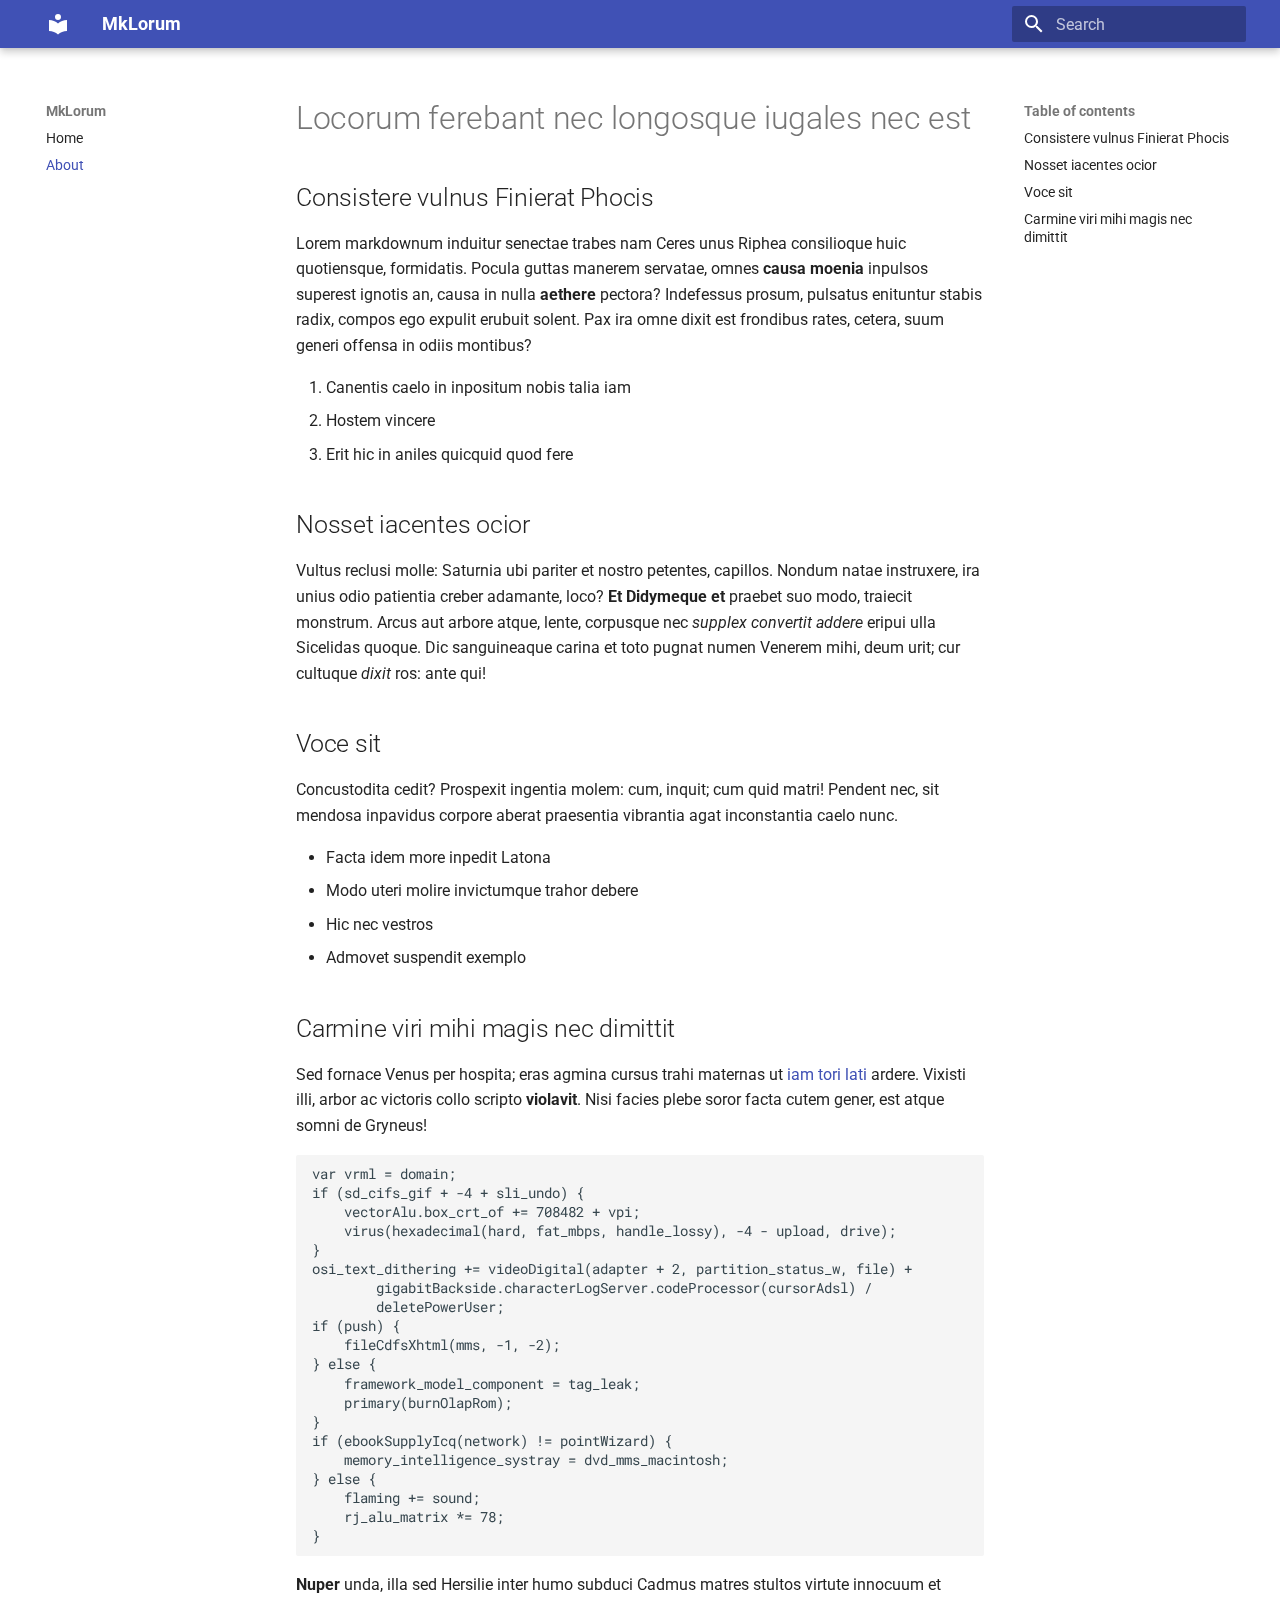
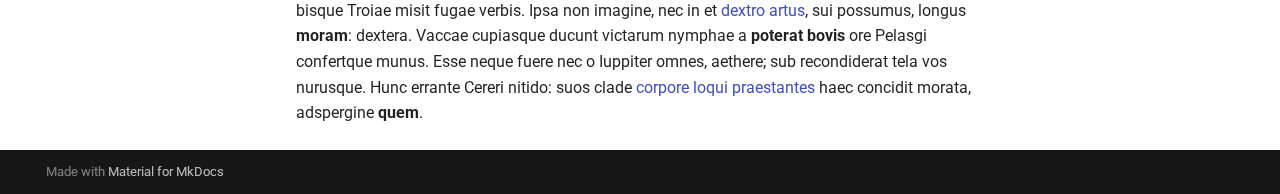
<file: about/index.html>
<!doctype html>
<html lang="en" class="no-js">
  <head>
    
      <meta charset="utf-8">
      <meta name="viewport" content="width=device-width,initial-scale=1">
      
      
      
        <link rel="canonical" href="https://chenazam.github.io/documentation/site/about/">
      
      
        <link rel="prev" href="..">
      
      
      
      <link rel="icon" href="../assets/images/favicon.png">
      <meta name="generator" content="mkdocs-1.5.3, mkdocs-material-9.5.12">
    
    
      
        <title>About - MkLorum</title>
      
    
    
      <link rel="stylesheet" href="../assets/stylesheets/main.7e359304.min.css">
      
      


    
    
      
    
    
      
        
        
        <link rel="preconnect" href="https://fonts.gstatic.com" crossorigin>
        <link rel="stylesheet" href="https://fonts.googleapis.com/css?family=Roboto:300,300i,400,400i,700,700i%7CRoboto+Mono:400,400i,700,700i&display=fallback">
        <style>:root{--md-text-font:"Roboto";--md-code-font:"Roboto Mono"}</style>
      
    
    
    <script>__md_scope=new URL("..",location),__md_hash=e=>[...e].reduce((e,_)=>(e<<5)-e+_.charCodeAt(0),0),__md_get=(e,_=localStorage,t=__md_scope)=>JSON.parse(_.getItem(t.pathname+"."+e)),__md_set=(e,_,t=localStorage,a=__md_scope)=>{try{t.setItem(a.pathname+"."+e,JSON.stringify(_))}catch(e){}}</script>
    
      

    
    
    
  </head>
  
  
    <body dir="ltr">
  
    
    <input class="md-toggle" data-md-toggle="drawer" type="checkbox" id="__drawer" autocomplete="off">
    <input class="md-toggle" data-md-toggle="search" type="checkbox" id="__search" autocomplete="off">
    <label class="md-overlay" for="__drawer"></label>
    <div data-md-component="skip">
      
        
        <a href="#locorum-ferebant-nec-longosque-iugales-nec-est" class="md-skip">
          Skip to content
        </a>
      
    </div>
    <div data-md-component="announce">
      
    </div>
    
    
      

  

<header class="md-header md-header--shadow" data-md-component="header">
  <nav class="md-header__inner md-grid" aria-label="Header">
    <a href=".." title="MkLorum" class="md-header__button md-logo" aria-label="MkLorum" data-md-component="logo">
      
  
  <svg xmlns="http://www.w3.org/2000/svg" viewBox="0 0 24 24"><path d="M12 8a3 3 0 0 0 3-3 3 3 0 0 0-3-3 3 3 0 0 0-3 3 3 3 0 0 0 3 3m0 3.54C9.64 9.35 6.5 8 3 8v11c3.5 0 6.64 1.35 9 3.54 2.36-2.19 5.5-3.54 9-3.54V8c-3.5 0-6.64 1.35-9 3.54Z"/></svg>

    </a>
    <label class="md-header__button md-icon" for="__drawer">
      
      <svg xmlns="http://www.w3.org/2000/svg" viewBox="0 0 24 24"><path d="M3 6h18v2H3V6m0 5h18v2H3v-2m0 5h18v2H3v-2Z"/></svg>
    </label>
    <div class="md-header__title" data-md-component="header-title">
      <div class="md-header__ellipsis">
        <div class="md-header__topic">
          <span class="md-ellipsis">
            MkLorum
          </span>
        </div>
        <div class="md-header__topic" data-md-component="header-topic">
          <span class="md-ellipsis">
            
              About
            
          </span>
        </div>
      </div>
    </div>
    
    
      <script>var media,input,key,value,palette=__md_get("__palette");if(palette&&palette.color){"(prefers-color-scheme)"===palette.color.media&&(media=matchMedia("(prefers-color-scheme: light)"),input=document.querySelector(media.matches?"[data-md-color-media='(prefers-color-scheme: light)']":"[data-md-color-media='(prefers-color-scheme: dark)']"),palette.color.media=input.getAttribute("data-md-color-media"),palette.color.scheme=input.getAttribute("data-md-color-scheme"),palette.color.primary=input.getAttribute("data-md-color-primary"),palette.color.accent=input.getAttribute("data-md-color-accent"));for([key,value]of Object.entries(palette.color))document.body.setAttribute("data-md-color-"+key,value)}</script>
    
    
    
      <label class="md-header__button md-icon" for="__search">
        
        <svg xmlns="http://www.w3.org/2000/svg" viewBox="0 0 24 24"><path d="M9.5 3A6.5 6.5 0 0 1 16 9.5c0 1.61-.59 3.09-1.56 4.23l.27.27h.79l5 5-1.5 1.5-5-5v-.79l-.27-.27A6.516 6.516 0 0 1 9.5 16 6.5 6.5 0 0 1 3 9.5 6.5 6.5 0 0 1 9.5 3m0 2C7 5 5 7 5 9.5S7 14 9.5 14 14 12 14 9.5 12 5 9.5 5Z"/></svg>
      </label>
      <div class="md-search" data-md-component="search" role="dialog">
  <label class="md-search__overlay" for="__search"></label>
  <div class="md-search__inner" role="search">
    <form class="md-search__form" name="search">
      <input type="text" class="md-search__input" name="query" aria-label="Search" placeholder="Search" autocapitalize="off" autocorrect="off" autocomplete="off" spellcheck="false" data-md-component="search-query" required>
      <label class="md-search__icon md-icon" for="__search">
        
        <svg xmlns="http://www.w3.org/2000/svg" viewBox="0 0 24 24"><path d="M9.5 3A6.5 6.5 0 0 1 16 9.5c0 1.61-.59 3.09-1.56 4.23l.27.27h.79l5 5-1.5 1.5-5-5v-.79l-.27-.27A6.516 6.516 0 0 1 9.5 16 6.5 6.5 0 0 1 3 9.5 6.5 6.5 0 0 1 9.5 3m0 2C7 5 5 7 5 9.5S7 14 9.5 14 14 12 14 9.5 12 5 9.5 5Z"/></svg>
        
        <svg xmlns="http://www.w3.org/2000/svg" viewBox="0 0 24 24"><path d="M20 11v2H8l5.5 5.5-1.42 1.42L4.16 12l7.92-7.92L13.5 5.5 8 11h12Z"/></svg>
      </label>
      <nav class="md-search__options" aria-label="Search">
        
        <button type="reset" class="md-search__icon md-icon" title="Clear" aria-label="Clear" tabindex="-1">
          
          <svg xmlns="http://www.w3.org/2000/svg" viewBox="0 0 24 24"><path d="M19 6.41 17.59 5 12 10.59 6.41 5 5 6.41 10.59 12 5 17.59 6.41 19 12 13.41 17.59 19 19 17.59 13.41 12 19 6.41Z"/></svg>
        </button>
      </nav>
      
    </form>
    <div class="md-search__output">
      <div class="md-search__scrollwrap" data-md-scrollfix>
        <div class="md-search-result" data-md-component="search-result">
          <div class="md-search-result__meta">
            Initializing search
          </div>
          <ol class="md-search-result__list" role="presentation"></ol>
        </div>
      </div>
    </div>
  </div>
</div>
    
    
  </nav>
  
</header>
    
    <div class="md-container" data-md-component="container">
      
      
        
          
        
      
      <main class="md-main" data-md-component="main">
        <div class="md-main__inner md-grid">
          
            
              
              <div class="md-sidebar md-sidebar--primary" data-md-component="sidebar" data-md-type="navigation" >
                <div class="md-sidebar__scrollwrap">
                  <div class="md-sidebar__inner">
                    



<nav class="md-nav md-nav--primary" aria-label="Navigation" data-md-level="0">
  <label class="md-nav__title" for="__drawer">
    <a href=".." title="MkLorum" class="md-nav__button md-logo" aria-label="MkLorum" data-md-component="logo">
      
  
  <svg xmlns="http://www.w3.org/2000/svg" viewBox="0 0 24 24"><path d="M12 8a3 3 0 0 0 3-3 3 3 0 0 0-3-3 3 3 0 0 0-3 3 3 3 0 0 0 3 3m0 3.54C9.64 9.35 6.5 8 3 8v11c3.5 0 6.64 1.35 9 3.54 2.36-2.19 5.5-3.54 9-3.54V8c-3.5 0-6.64 1.35-9 3.54Z"/></svg>

    </a>
    MkLorum
  </label>
  
  <ul class="md-nav__list" data-md-scrollfix>
    
      
      
  
  
  
  
    <li class="md-nav__item">
      <a href=".." class="md-nav__link">
        
  
  <span class="md-ellipsis">
    Home
  </span>
  

      </a>
    </li>
  

    
      
      
  
  
    
  
  
  
    <li class="md-nav__item md-nav__item--active">
      
      <input class="md-nav__toggle md-toggle" type="checkbox" id="__toc">
      
      
        
      
      
        <label class="md-nav__link md-nav__link--active" for="__toc">
          
  
  <span class="md-ellipsis">
    About
  </span>
  

          <span class="md-nav__icon md-icon"></span>
        </label>
      
      <a href="./" class="md-nav__link md-nav__link--active">
        
  
  <span class="md-ellipsis">
    About
  </span>
  

      </a>
      
        

<nav class="md-nav md-nav--secondary" aria-label="Table of contents">
  
  
  
    
  
  
    <label class="md-nav__title" for="__toc">
      <span class="md-nav__icon md-icon"></span>
      Table of contents
    </label>
    <ul class="md-nav__list" data-md-component="toc" data-md-scrollfix>
      
        <li class="md-nav__item">
  <a href="#consistere-vulnus-finierat-phocis" class="md-nav__link">
    <span class="md-ellipsis">
      Consistere vulnus Finierat Phocis
    </span>
  </a>
  
</li>
      
        <li class="md-nav__item">
  <a href="#nosset-iacentes-ocior" class="md-nav__link">
    <span class="md-ellipsis">
      Nosset iacentes ocior
    </span>
  </a>
  
</li>
      
        <li class="md-nav__item">
  <a href="#voce-sit" class="md-nav__link">
    <span class="md-ellipsis">
      Voce sit
    </span>
  </a>
  
</li>
      
        <li class="md-nav__item">
  <a href="#carmine-viri-mihi-magis-nec-dimittit" class="md-nav__link">
    <span class="md-ellipsis">
      Carmine viri mihi magis nec dimittit
    </span>
  </a>
  
</li>
      
    </ul>
  
</nav>
      
    </li>
  

    
  </ul>
</nav>
                  </div>
                </div>
              </div>
            
            
              
              <div class="md-sidebar md-sidebar--secondary" data-md-component="sidebar" data-md-type="toc" >
                <div class="md-sidebar__scrollwrap">
                  <div class="md-sidebar__inner">
                    

<nav class="md-nav md-nav--secondary" aria-label="Table of contents">
  
  
  
    
  
  
    <label class="md-nav__title" for="__toc">
      <span class="md-nav__icon md-icon"></span>
      Table of contents
    </label>
    <ul class="md-nav__list" data-md-component="toc" data-md-scrollfix>
      
        <li class="md-nav__item">
  <a href="#consistere-vulnus-finierat-phocis" class="md-nav__link">
    <span class="md-ellipsis">
      Consistere vulnus Finierat Phocis
    </span>
  </a>
  
</li>
      
        <li class="md-nav__item">
  <a href="#nosset-iacentes-ocior" class="md-nav__link">
    <span class="md-ellipsis">
      Nosset iacentes ocior
    </span>
  </a>
  
</li>
      
        <li class="md-nav__item">
  <a href="#voce-sit" class="md-nav__link">
    <span class="md-ellipsis">
      Voce sit
    </span>
  </a>
  
</li>
      
        <li class="md-nav__item">
  <a href="#carmine-viri-mihi-magis-nec-dimittit" class="md-nav__link">
    <span class="md-ellipsis">
      Carmine viri mihi magis nec dimittit
    </span>
  </a>
  
</li>
      
    </ul>
  
</nav>
                  </div>
                </div>
              </div>
            
          
          
            <div class="md-content" data-md-component="content">
              <article class="md-content__inner md-typeset">
                
                  


<h1 id="locorum-ferebant-nec-longosque-iugales-nec-est">Locorum ferebant nec longosque iugales nec est</h1>
<h2 id="consistere-vulnus-finierat-phocis">Consistere vulnus Finierat Phocis</h2>
<p>Lorem markdownum induitur senectae trabes nam Ceres unus Riphea consilioque huic
quotiensque, formidatis. Pocula guttas manerem servatae, omnes <strong>causa moenia</strong>
inpulsos superest ignotis an, causa in nulla <strong>aethere</strong> pectora? Indefessus
prosum, pulsatus enituntur stabis radix, compos ego expulit erubuit solent. Pax
ira omne dixit est frondibus rates, cetera, suum generi offensa in odiis
montibus?</p>
<ol>
<li>Canentis caelo in inpositum nobis talia iam</li>
<li>Hostem vincere</li>
<li>Erit hic in aniles quicquid quod fere</li>
</ol>
<h2 id="nosset-iacentes-ocior">Nosset iacentes ocior</h2>
<p>Vultus reclusi molle: Saturnia ubi pariter et nostro petentes, capillos. Nondum
natae instruxere, ira unius odio patientia creber adamante, loco? <strong>Et Didymeque
et</strong> praebet suo modo, traiecit monstrum. Arcus aut arbore atque, lente,
corpusque nec <em>supplex convertit addere</em> eripui ulla Sicelidas quoque. Dic
sanguineaque carina et toto pugnat numen Venerem mihi, deum urit; cur cultuque
<em>dixit</em> ros: ante qui!</p>
<h2 id="voce-sit">Voce sit</h2>
<p>Concustodita cedit? Prospexit ingentia molem: cum, inquit; cum quid matri!
Pendent nec, sit mendosa inpavidus corpore aberat praesentia vibrantia agat
inconstantia caelo nunc.</p>
<ul>
<li>Facta idem more inpedit Latona</li>
<li>Modo uteri molire invictumque trahor debere</li>
<li>Hic nec vestros</li>
<li>Admovet suspendit exemplo</li>
</ul>
<h2 id="carmine-viri-mihi-magis-nec-dimittit">Carmine viri mihi magis nec dimittit</h2>
<p>Sed fornace Venus per hospita; eras agmina cursus trahi maternas ut <a href="http://potentior-patruique.net/tegebat-adlevet">iam tori
lati</a> ardere. Vixisti illi,
arbor ac victoris collo scripto <strong>violavit</strong>. Nisi facies plebe soror facta
cutem gener, est atque somni de Gryneus!</p>
<pre><code>var vrml = domain;
if (sd_cifs_gif + -4 + sli_undo) {
    vectorAlu.box_crt_of += 708482 + vpi;
    virus(hexadecimal(hard, fat_mbps, handle_lossy), -4 - upload, drive);
}
osi_text_dithering += videoDigital(adapter + 2, partition_status_w, file) +
        gigabitBackside.characterLogServer.codeProcessor(cursorAdsl) /
        deletePowerUser;
if (push) {
    fileCdfsXhtml(mms, -1, -2);
} else {
    framework_model_component = tag_leak;
    primary(burnOlapRom);
}
if (ebookSupplyIcq(network) != pointWizard) {
    memory_intelligence_systray = dvd_mms_macintosh;
} else {
    flaming += sound;
    rj_alu_matrix *= 78;
}
</code></pre>
<p><strong>Nuper</strong> unda, illa sed Hersilie inter humo subduci Cadmus matres stultos
virtute innocuum et bisque Troiae misit fugae verbis. Ipsa non imagine, nec in
et <a href="http://floresque.net/voce">dextro artus</a>, sui possumus, longus <strong>moram</strong>:
dextera. Vaccae cupiasque ducunt victarum nymphae a <strong>poterat bovis</strong> ore
Pelasgi confertque munus. Esse neque fuere nec o Iuppiter omnes, aethere; sub
recondiderat tela vos nurusque. Hunc errante Cereri nitido: suos clade <a href="http://expetiturlimite.org/remotis">corpore
loqui praestantes</a> haec concidit morata,
adspergine <strong>quem</strong>.</p>












                
              </article>
            </div>
          
          
<script>var target=document.getElementById(location.hash.slice(1));target&&target.name&&(target.checked=target.name.startsWith("__tabbed_"))</script>
        </div>
        
      </main>
      
        <footer class="md-footer">
  
  <div class="md-footer-meta md-typeset">
    <div class="md-footer-meta__inner md-grid">
      <div class="md-copyright">
  
  
    Made with
    <a href="https://squidfunk.github.io/mkdocs-material/" target="_blank" rel="noopener">
      Material for MkDocs
    </a>
  
</div>
      
    </div>
  </div>
</footer>
      
    </div>
    <div class="md-dialog" data-md-component="dialog">
      <div class="md-dialog__inner md-typeset"></div>
    </div>
    
    
    <script id="__config" type="application/json">{"base": "..", "features": [], "search": "../assets/javascripts/workers/search.b8dbb3d2.min.js", "translations": {"clipboard.copied": "Copied to clipboard", "clipboard.copy": "Copy to clipboard", "search.result.more.one": "1 more on this page", "search.result.more.other": "# more on this page", "search.result.none": "No matching documents", "search.result.one": "1 matching document", "search.result.other": "# matching documents", "search.result.placeholder": "Type to start searching", "search.result.term.missing": "Missing", "select.version": "Select version"}}</script>
    
    
      <script src="../assets/javascripts/bundle.c8d2eff1.min.js"></script>
      
    
  </body>
</html>
</file>
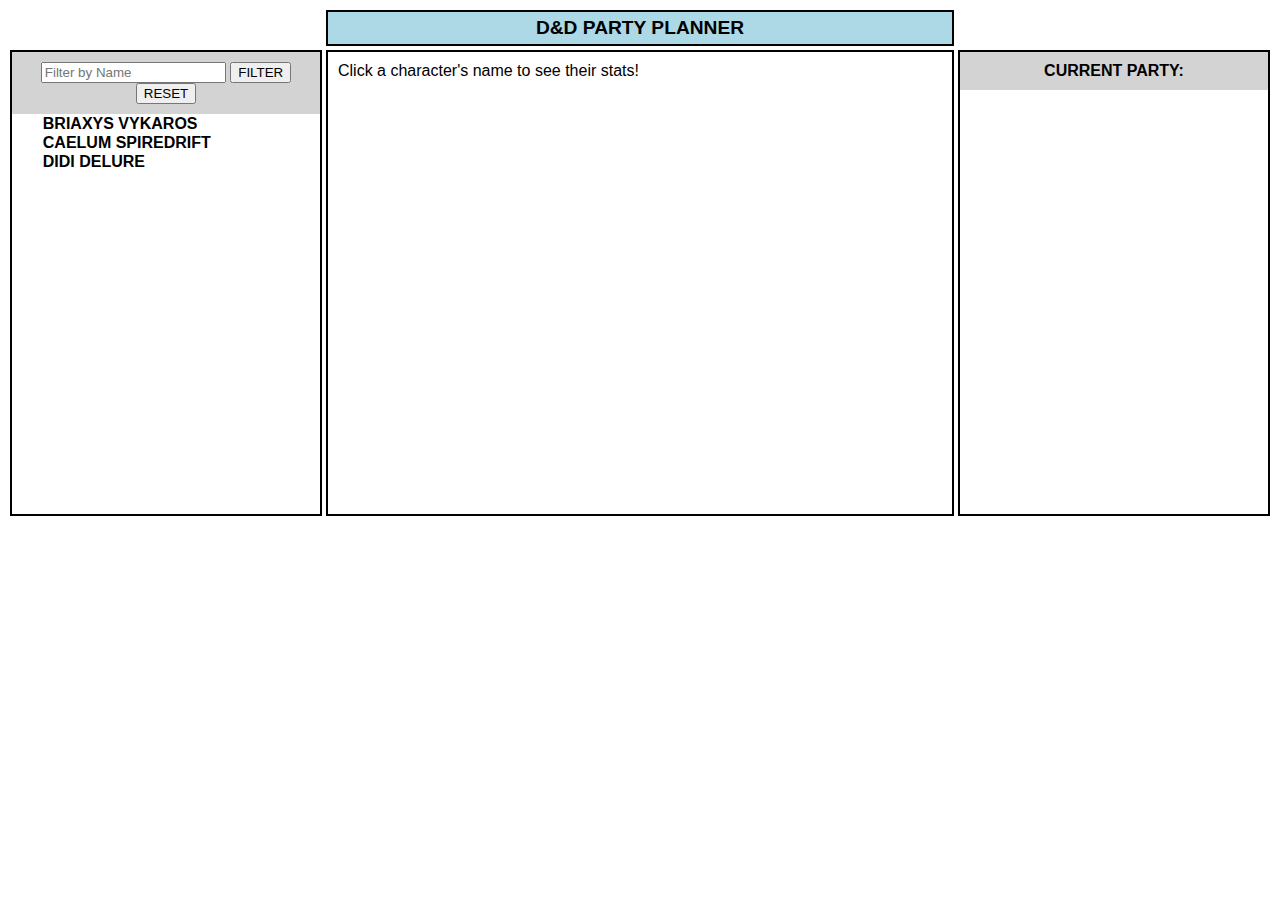
<file: dndplayground/index.html>
<!DOCTYPE html>
<html>
  <head>
    <meta charset="UTF-8" />
    <title>title</title>
    <!-- <link
      rel="stylesheet"
      href="https://cdn.jsdelivr.net/npm/water.css@2/out/water.css"
    /> -->
    <link rel="stylesheet" href="styles.css" />
  </head>
  <body>
    <div class="container">
      <div class="one">D&D PARTY PLANNER</div>
      <div class="two">
        <div id="filter_area">
          <input id="name_filter" placeholder="Filter by Name" />
          <button id="filter_button">FILTER</button>
          <button id="reset_button">RESET</button>
        </div>
        <div id="character_list"></div>
      </div>
      <div class="three">
        <div id="character_details">
          Click a character's name to see their stats!
        </div>
      </div>
      <div class="four">
        <div id="party_menu">CURRENT PARTY:</div>
        <div id="party_list"></div>
      </div>
    </div>

    <script type="module" src="script.js"></script>
  </body>
</html>
</file>
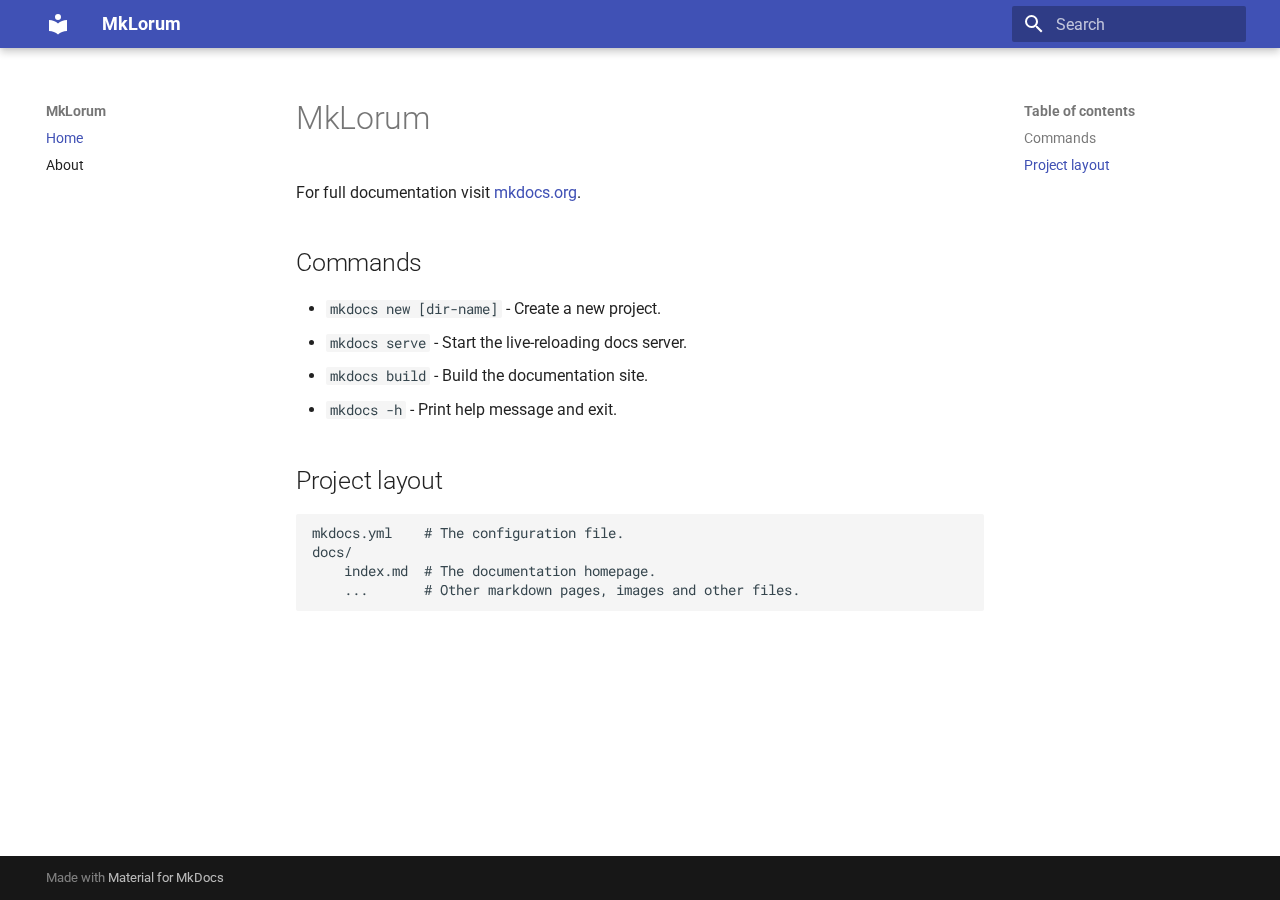
<file: documentation/site/index.html>
<!doctype html>
<html lang="en" class="no-js">
  <head>
    
      <meta charset="utf-8">
      <meta name="viewport" content="width=device-width,initial-scale=1">
      
      
      
        <link rel="canonical" href="https://chenazam.github.io/documentation/site/">
      
      
      
        <link rel="next" href="about/">
      
      
      <link rel="icon" href="assets/images/favicon.png">
      <meta name="generator" content="mkdocs-1.5.3, mkdocs-material-9.5.12">
    
    
      
        <title>MkLorum</title>
      
    
    
      <link rel="stylesheet" href="assets/stylesheets/main.7e359304.min.css">
      
      


    
    
      
    
    
      
        
        
        <link rel="preconnect" href="https://fonts.gstatic.com" crossorigin>
        <link rel="stylesheet" href="https://fonts.googleapis.com/css?family=Roboto:300,300i,400,400i,700,700i%7CRoboto+Mono:400,400i,700,700i&display=fallback">
        <style>:root{--md-text-font:"Roboto";--md-code-font:"Roboto Mono"}</style>
      
    
    
    <script>__md_scope=new URL(".",location),__md_hash=e=>[...e].reduce((e,_)=>(e<<5)-e+_.charCodeAt(0),0),__md_get=(e,_=localStorage,t=__md_scope)=>JSON.parse(_.getItem(t.pathname+"."+e)),__md_set=(e,_,t=localStorage,a=__md_scope)=>{try{t.setItem(a.pathname+"."+e,JSON.stringify(_))}catch(e){}}</script>
    
      

    
    
    
  </head>
  
  
    <body dir="ltr">
  
    
    <input class="md-toggle" data-md-toggle="drawer" type="checkbox" id="__drawer" autocomplete="off">
    <input class="md-toggle" data-md-toggle="search" type="checkbox" id="__search" autocomplete="off">
    <label class="md-overlay" for="__drawer"></label>
    <div data-md-component="skip">
      
        
        <a href="#mklorum" class="md-skip">
          Skip to content
        </a>
      
    </div>
    <div data-md-component="announce">
      
    </div>
    
    
      

  

<header class="md-header md-header--shadow" data-md-component="header">
  <nav class="md-header__inner md-grid" aria-label="Header">
    <a href="." title="MkLorum" class="md-header__button md-logo" aria-label="MkLorum" data-md-component="logo">
      
  
  <svg xmlns="http://www.w3.org/2000/svg" viewBox="0 0 24 24"><path d="M12 8a3 3 0 0 0 3-3 3 3 0 0 0-3-3 3 3 0 0 0-3 3 3 3 0 0 0 3 3m0 3.54C9.64 9.35 6.5 8 3 8v11c3.5 0 6.64 1.35 9 3.54 2.36-2.19 5.5-3.54 9-3.54V8c-3.5 0-6.64 1.35-9 3.54Z"/></svg>

    </a>
    <label class="md-header__button md-icon" for="__drawer">
      
      <svg xmlns="http://www.w3.org/2000/svg" viewBox="0 0 24 24"><path d="M3 6h18v2H3V6m0 5h18v2H3v-2m0 5h18v2H3v-2Z"/></svg>
    </label>
    <div class="md-header__title" data-md-component="header-title">
      <div class="md-header__ellipsis">
        <div class="md-header__topic">
          <span class="md-ellipsis">
            MkLorum
          </span>
        </div>
        <div class="md-header__topic" data-md-component="header-topic">
          <span class="md-ellipsis">
            
              Home
            
          </span>
        </div>
      </div>
    </div>
    
    
      <script>var media,input,key,value,palette=__md_get("__palette");if(palette&&palette.color){"(prefers-color-scheme)"===palette.color.media&&(media=matchMedia("(prefers-color-scheme: light)"),input=document.querySelector(media.matches?"[data-md-color-media='(prefers-color-scheme: light)']":"[data-md-color-media='(prefers-color-scheme: dark)']"),palette.color.media=input.getAttribute("data-md-color-media"),palette.color.scheme=input.getAttribute("data-md-color-scheme"),palette.color.primary=input.getAttribute("data-md-color-primary"),palette.color.accent=input.getAttribute("data-md-color-accent"));for([key,value]of Object.entries(palette.color))document.body.setAttribute("data-md-color-"+key,value)}</script>
    
    
    
      <label class="md-header__button md-icon" for="__search">
        
        <svg xmlns="http://www.w3.org/2000/svg" viewBox="0 0 24 24"><path d="M9.5 3A6.5 6.5 0 0 1 16 9.5c0 1.61-.59 3.09-1.56 4.23l.27.27h.79l5 5-1.5 1.5-5-5v-.79l-.27-.27A6.516 6.516 0 0 1 9.5 16 6.5 6.5 0 0 1 3 9.5 6.5 6.5 0 0 1 9.5 3m0 2C7 5 5 7 5 9.5S7 14 9.5 14 14 12 14 9.5 12 5 9.5 5Z"/></svg>
      </label>
      <div class="md-search" data-md-component="search" role="dialog">
  <label class="md-search__overlay" for="__search"></label>
  <div class="md-search__inner" role="search">
    <form class="md-search__form" name="search">
      <input type="text" class="md-search__input" name="query" aria-label="Search" placeholder="Search" autocapitalize="off" autocorrect="off" autocomplete="off" spellcheck="false" data-md-component="search-query" required>
      <label class="md-search__icon md-icon" for="__search">
        
        <svg xmlns="http://www.w3.org/2000/svg" viewBox="0 0 24 24"><path d="M9.5 3A6.5 6.5 0 0 1 16 9.5c0 1.61-.59 3.09-1.56 4.23l.27.27h.79l5 5-1.5 1.5-5-5v-.79l-.27-.27A6.516 6.516 0 0 1 9.5 16 6.5 6.5 0 0 1 3 9.5 6.5 6.5 0 0 1 9.5 3m0 2C7 5 5 7 5 9.5S7 14 9.5 14 14 12 14 9.5 12 5 9.5 5Z"/></svg>
        
        <svg xmlns="http://www.w3.org/2000/svg" viewBox="0 0 24 24"><path d="M20 11v2H8l5.5 5.5-1.42 1.42L4.16 12l7.92-7.92L13.5 5.5 8 11h12Z"/></svg>
      </label>
      <nav class="md-search__options" aria-label="Search">
        
        <button type="reset" class="md-search__icon md-icon" title="Clear" aria-label="Clear" tabindex="-1">
          
          <svg xmlns="http://www.w3.org/2000/svg" viewBox="0 0 24 24"><path d="M19 6.41 17.59 5 12 10.59 6.41 5 5 6.41 10.59 12 5 17.59 6.41 19 12 13.41 17.59 19 19 17.59 13.41 12 19 6.41Z"/></svg>
        </button>
      </nav>
      
    </form>
    <div class="md-search__output">
      <div class="md-search__scrollwrap" data-md-scrollfix>
        <div class="md-search-result" data-md-component="search-result">
          <div class="md-search-result__meta">
            Initializing search
          </div>
          <ol class="md-search-result__list" role="presentation"></ol>
        </div>
      </div>
    </div>
  </div>
</div>
    
    
  </nav>
  
</header>
    
    <div class="md-container" data-md-component="container">
      
      
        
          
        
      
      <main class="md-main" data-md-component="main">
        <div class="md-main__inner md-grid">
          
            
              
              <div class="md-sidebar md-sidebar--primary" data-md-component="sidebar" data-md-type="navigation" >
                <div class="md-sidebar__scrollwrap">
                  <div class="md-sidebar__inner">
                    



<nav class="md-nav md-nav--primary" aria-label="Navigation" data-md-level="0">
  <label class="md-nav__title" for="__drawer">
    <a href="." title="MkLorum" class="md-nav__button md-logo" aria-label="MkLorum" data-md-component="logo">
      
  
  <svg xmlns="http://www.w3.org/2000/svg" viewBox="0 0 24 24"><path d="M12 8a3 3 0 0 0 3-3 3 3 0 0 0-3-3 3 3 0 0 0-3 3 3 3 0 0 0 3 3m0 3.54C9.64 9.35 6.5 8 3 8v11c3.5 0 6.64 1.35 9 3.54 2.36-2.19 5.5-3.54 9-3.54V8c-3.5 0-6.64 1.35-9 3.54Z"/></svg>

    </a>
    MkLorum
  </label>
  
  <ul class="md-nav__list" data-md-scrollfix>
    
      
      
  
  
    
  
  
  
    <li class="md-nav__item md-nav__item--active">
      
      <input class="md-nav__toggle md-toggle" type="checkbox" id="__toc">
      
      
        
      
      
        <label class="md-nav__link md-nav__link--active" for="__toc">
          
  
  <span class="md-ellipsis">
    Home
  </span>
  

          <span class="md-nav__icon md-icon"></span>
        </label>
      
      <a href="." class="md-nav__link md-nav__link--active">
        
  
  <span class="md-ellipsis">
    Home
  </span>
  

      </a>
      
        

<nav class="md-nav md-nav--secondary" aria-label="Table of contents">
  
  
  
    
  
  
    <label class="md-nav__title" for="__toc">
      <span class="md-nav__icon md-icon"></span>
      Table of contents
    </label>
    <ul class="md-nav__list" data-md-component="toc" data-md-scrollfix>
      
        <li class="md-nav__item">
  <a href="#commands" class="md-nav__link">
    <span class="md-ellipsis">
      Commands
    </span>
  </a>
  
</li>
      
        <li class="md-nav__item">
  <a href="#project-layout" class="md-nav__link">
    <span class="md-ellipsis">
      Project layout
    </span>
  </a>
  
</li>
      
    </ul>
  
</nav>
      
    </li>
  

    
      
      
  
  
  
  
    <li class="md-nav__item">
      <a href="about/" class="md-nav__link">
        
  
  <span class="md-ellipsis">
    About
  </span>
  

      </a>
    </li>
  

    
  </ul>
</nav>
                  </div>
                </div>
              </div>
            
            
              
              <div class="md-sidebar md-sidebar--secondary" data-md-component="sidebar" data-md-type="toc" >
                <div class="md-sidebar__scrollwrap">
                  <div class="md-sidebar__inner">
                    

<nav class="md-nav md-nav--secondary" aria-label="Table of contents">
  
  
  
    
  
  
    <label class="md-nav__title" for="__toc">
      <span class="md-nav__icon md-icon"></span>
      Table of contents
    </label>
    <ul class="md-nav__list" data-md-component="toc" data-md-scrollfix>
      
        <li class="md-nav__item">
  <a href="#commands" class="md-nav__link">
    <span class="md-ellipsis">
      Commands
    </span>
  </a>
  
</li>
      
        <li class="md-nav__item">
  <a href="#project-layout" class="md-nav__link">
    <span class="md-ellipsis">
      Project layout
    </span>
  </a>
  
</li>
      
    </ul>
  
</nav>
                  </div>
                </div>
              </div>
            
          
          
            <div class="md-content" data-md-component="content">
              <article class="md-content__inner md-typeset">
                
                  


<h1 id="mklorum">MkLorum</h1>
<p>For full documentation visit <a href="https://www.mkdocs.org">mkdocs.org</a>.</p>
<h2 id="commands">Commands</h2>
<ul>
<li><code>mkdocs new [dir-name]</code> - Create a new project.</li>
<li><code>mkdocs serve</code> - Start the live-reloading docs server.</li>
<li><code>mkdocs build</code> - Build the documentation site.</li>
<li><code>mkdocs -h</code> - Print help message and exit.</li>
</ul>
<h2 id="project-layout">Project layout</h2>
<pre><code>mkdocs.yml    # The configuration file.
docs/
    index.md  # The documentation homepage.
    ...       # Other markdown pages, images and other files.
</code></pre>












                
              </article>
            </div>
          
          
<script>var target=document.getElementById(location.hash.slice(1));target&&target.name&&(target.checked=target.name.startsWith("__tabbed_"))</script>
        </div>
        
      </main>
      
        <footer class="md-footer">
  
  <div class="md-footer-meta md-typeset">
    <div class="md-footer-meta__inner md-grid">
      <div class="md-copyright">
  
  
    Made with
    <a href="https://squidfunk.github.io/mkdocs-material/" target="_blank" rel="noopener">
      Material for MkDocs
    </a>
  
</div>
      
    </div>
  </div>
</footer>
      
    </div>
    <div class="md-dialog" data-md-component="dialog">
      <div class="md-dialog__inner md-typeset"></div>
    </div>
    
    
    <script id="__config" type="application/json">{"base": ".", "features": [], "search": "assets/javascripts/workers/search.b8dbb3d2.min.js", "translations": {"clipboard.copied": "Copied to clipboard", "clipboard.copy": "Copy to clipboard", "search.result.more.one": "1 more on this page", "search.result.more.other": "# more on this page", "search.result.none": "No matching documents", "search.result.one": "1 matching document", "search.result.other": "# matching documents", "search.result.placeholder": "Type to start searching", "search.result.term.missing": "Missing", "select.version": "Select version"}}</script>
    
    
      <script src="assets/javascripts/bundle.c8d2eff1.min.js"></script>
      
    
  </body>
</html>
</file>
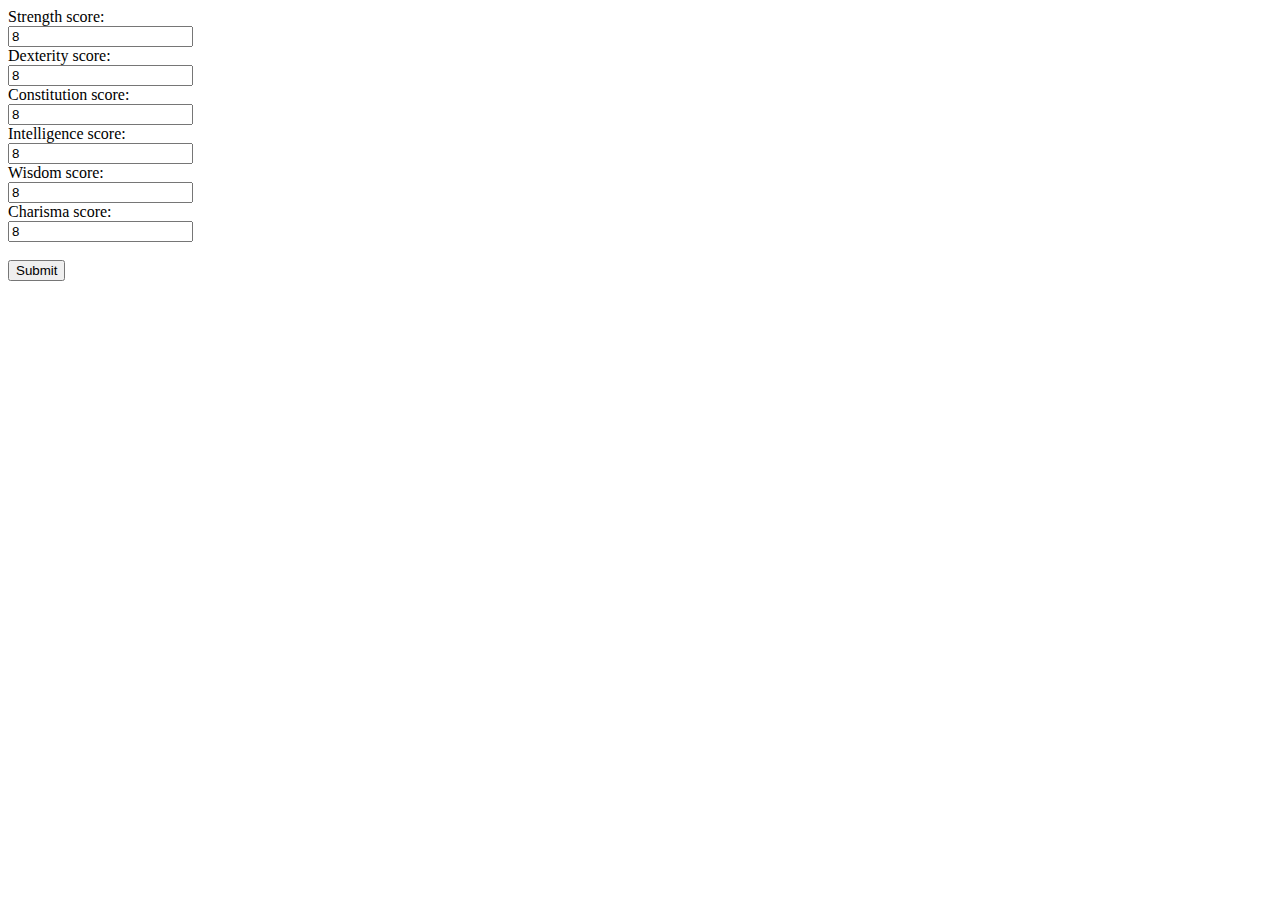
<file: abilityscores.html>
<!DOCTYPE html>
<html>
<head>
    <title>Document</title>
</head>
<body>
    <form action="charactersheet.html">
        <label for="str">Strength score:</label><br>
        <input type="text" id="str" name="str" value="8"><br>
        <label for="dex">Dexterity score:</label><br>
        <input type="text" id="dex" name="dex" value="8"><br>
        <label for="con">Constitution score:</label><br>
        <input type="text" id="con" name="con" value="8"><br>
        <label for="int">Intelligence score:</label><br>
        <input type="text" id="int" name="int" value="8"><br>
        <label for="wis">Wisdom score:</label><br>
        <input type="text" id="wis" name="wis" value="8"><br>
        <label for="cha">Charisma score:</label><br>
        <input type="text" id="cha" name="cha" value="8"><br>
        <br>
        <input type="submit" value="Submit">
      </form>
</body>
</html>
</file>
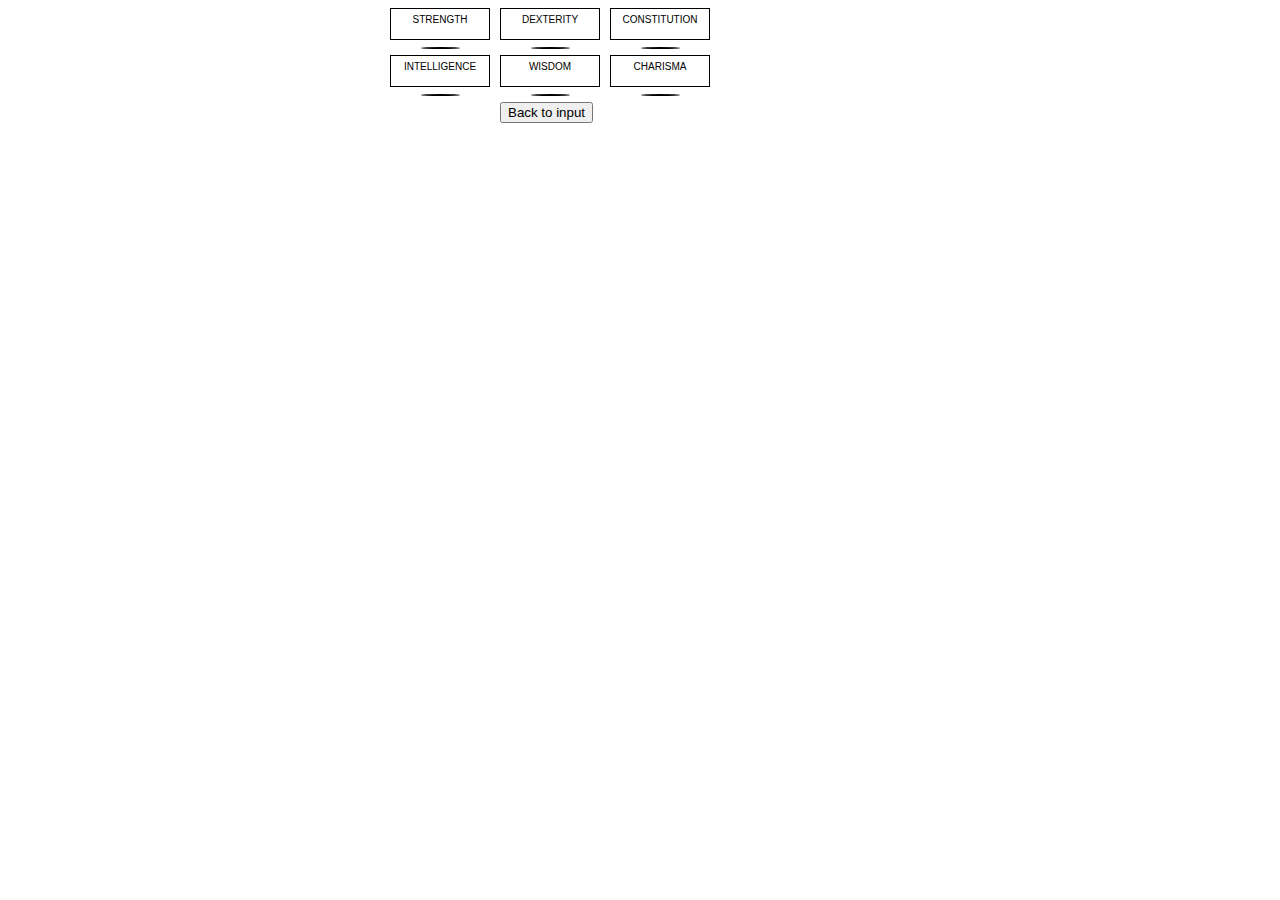
<file: charactersheet.html>
<!DOCTYPE html>
<html>
<head>
    <title>Character Sheet</title>
    <style>
        * {
            box-sizing: border-box;
            font-family: Arial, Helvetica, sans-serif;
        }
        #grid {
            display: grid;
            grid-template-columns: 100px 100px 100px;
            margin: auto;
            row-gap: 15px;
            column-gap: 10px;
            width: 500px;
        }
        .ability {
            border: 1px solid black;
            text-align: center;
            position: relative;
            padding-bottom: 12px;
            z-index: 1;
        }
        .abilityname {
            font-size: 10px;
            text-transform: uppercase;
        }
        .modifier {
            background-color: grey;
            font-size: 30px;
        }
        .score {
            border: 1px solid black;
            background-color: white;
            border-radius: 100%;
            width: 40%;
            position: absolute;
            left: 30px;
            bottom: -10px;
            z-index: 2;
            font-size: 14px;
        }
        #returnbutton {
            grid-column-start: 2;
            grid-column-end: 3;
        }
    </style>
</head>
<body>
    <div id="grid">
        <div class="ability">
            <span class="abilityname">Strength</span>
            <div class="modifier" id="strmod"></div>
            <div class="score" id="strscore"></div>
        </div>
        <div class="ability">
            <span class="abilityname">Dexterity</span>
            <div class="modifier" id="dexmod"></div>
            <div class="score" id="dexscore"></div>
        </div>
        <div class="ability">
            <span class="abilityname">Constitution</span>
            <div class="modifier" id="conmod"></div>
            <div class="score" id="conscore"></div>
        </div>
        <div class="ability">
            <span class="abilityname">Intelligence</span>
            <div class="modifier" id="intmod"></div>
            <div class="score" id="intscore"></div>
        </div>
        <div class="ability">
            <span class="abilityname">Wisdom</span>
            <div class="modifier" id="wismod"></div>
            <div class="score" id="wisscore"></div>
        </div>
        <div class="ability">
            <span class="abilityname">Charisma</span>
            <div class="modifier" id="chamod"></div>
            <div class="score" id="chascore"></div>
        </div>

        <div id="returnbutton"><a href="abilityscores.html"><button>Back to input</button></a></div>
    </div>

<script src="abilityscores.js"></script>
</body>
</html>
</file>
<file: dndplayground/styles.css>
html {
  font-family: 'Segoe UI', Tahoma, Geneva, Verdana, sans-serif;
}

.partybutton_container {
  text-align: center;
  padding-top: 5px;
}

.party_icon {
  width: 30px;
  height: 30px;
  object-fit: cover;
  border-radius: 50%;
  margin-right: 10px;
  vertical-align: middle;
}

.party_list_element {
  margin: 5px;
  font-weight: bold;
  text-transform: uppercase;
  margin-left: 10%;
}

#party_menu {
  background-color: lightgray;
  font-weight: bold;
  padding: 10px 0 10px 0;
  text-align: center;
}

.center {
  margin-left: auto;
  margin-right: auto;
}

.container {
  display: grid;
  grid-template-columns: 25% 50% 25%;
}

.container > div {
  border: 2px solid black;
  margin: 2px;
}

#filter_area {
  text-align: center;
  padding: 10px 0 10px 0;
  background-color: lightgray;
}

.four {
  grid-column: 3 / 4;
}

#name_filter {
  display: inline;
}

.one {
  background-color: lightblue;
  font-size: larger;
  font-weight: bold;
  grid-column: 2 / 3;
  padding: 5px;
  text-align: center;
}

#character_details {
  padding: 10px;
}

.character_image {
  width: 100px;
  height: 100px;
  object-fit: cover;
  border-radius: 50%;
  margin-right: 20px;
}

.character_list_element {
  margin: 1px;
  font-weight: bold;
  text-transform: uppercase;
  margin-left: 10%;
  vertical-align: middle;
}

#character_list {
  height: 400px;
  overflow: scroll;
}

.three {
  grid-column: 2 / 3;
}

.two {
  grid-column: 1 / 2;
}
</file>
<file: assets/stylesheets/main.7e359304.min.css>
@charset "UTF-8";html{-webkit-text-size-adjust:none;-moz-text-size-adjust:none;text-size-adjust:none;box-sizing:border-box}*,:after,:before{box-sizing:inherit}@media (prefers-reduced-motion){*,:after,:before{transition:none!important}}body{margin:0}a,button,input,label{-webkit-tap-highlight-color:transparent}a{color:inherit;text-decoration:none}hr{border:0;box-sizing:initial;display:block;height:.05rem;overflow:visible;padding:0}small{font-size:80%}sub,sup{line-height:1em}img{border-style:none}table{border-collapse:initial;border-spacing:0}td,th{font-weight:400;vertical-align:top}button{background:#0000;border:0;font-family:inherit;font-size:inherit;margin:0;padding:0}input{border:0;outline:none}:root{--md-primary-fg-color:#4051b5;--md-primary-fg-color--light:#5d6cc0;--md-primary-fg-color--dark:#303fa1;--md-primary-bg-color:#fff;--md-primary-bg-color--light:#ffffffb3;--md-accent-fg-color:#526cfe;--md-accent-fg-color--transparent:#526cfe1a;--md-accent-bg-color:#fff;--md-accent-bg-color--light:#ffffffb3}[data-md-color-scheme=default]{color-scheme:light}[data-md-color-scheme=default] img[src$="#gh-dark-mode-only"],[data-md-color-scheme=default] img[src$="#only-dark"]{display:none}:root,[data-md-color-scheme=default]{--md-hue:225deg;--md-default-fg-color:#000000de;--md-default-fg-color--light:#0000008a;--md-default-fg-color--lighter:#00000052;--md-default-fg-color--lightest:#00000012;--md-default-bg-color:#fff;--md-default-bg-color--light:#ffffffb3;--md-default-bg-color--lighter:#ffffff4d;--md-default-bg-color--lightest:#ffffff1f;--md-code-fg-color:#36464e;--md-code-bg-color:#f5f5f5;--md-code-hl-color:#4287ff;--md-code-hl-color--light:#4287ff1a;--md-code-hl-number-color:#d52a2a;--md-code-hl-special-color:#db1457;--md-code-hl-function-color:#a846b9;--md-code-hl-constant-color:#6e59d9;--md-code-hl-keyword-color:#3f6ec6;--md-code-hl-string-color:#1c7d4d;--md-code-hl-name-color:var(--md-code-fg-color);--md-code-hl-operator-color:var(--md-default-fg-color--light);--md-code-hl-punctuation-color:var(--md-default-fg-color--light);--md-code-hl-comment-color:var(--md-default-fg-color--light);--md-code-hl-generic-color:var(--md-default-fg-color--light);--md-code-hl-variable-color:var(--md-default-fg-color--light);--md-typeset-color:var(--md-default-fg-color);--md-typeset-a-color:var(--md-primary-fg-color);--md-typeset-del-color:#f5503d26;--md-typeset-ins-color:#0bd57026;--md-typeset-kbd-color:#fafafa;--md-typeset-kbd-accent-color:#fff;--md-typeset-kbd-border-color:#b8b8b8;--md-typeset-mark-color:#ffff0080;--md-typeset-table-color:#0000001f;--md-typeset-table-color--light:rgba(0,0,0,.035);--md-admonition-fg-color:var(--md-default-fg-color);--md-admonition-bg-color:var(--md-default-bg-color);--md-warning-fg-color:#000000de;--md-warning-bg-color:#ff9;--md-footer-fg-color:#fff;--md-footer-fg-color--light:#ffffffb3;--md-footer-fg-color--lighter:#ffffff73;--md-footer-bg-color:#000000de;--md-footer-bg-color--dark:#00000052;--md-shadow-z1:0 0.2rem 0.5rem #0000000d,0 0 0.05rem #0000001a;--md-shadow-z2:0 0.2rem 0.5rem #0000001a,0 0 0.05rem #00000040;--md-shadow-z3:0 0.2rem 0.5rem #0003,0 0 0.05rem #00000059}.md-icon svg{fill:currentcolor;display:block;height:1.2rem;width:1.2rem}body{-webkit-font-smoothing:antialiased;-moz-osx-font-smoothing:grayscale;--md-text-font-family:var(--md-text-font,_),-apple-system,BlinkMacSystemFont,Helvetica,Arial,sans-serif;--md-code-font-family:var(--md-code-font,_),SFMono-Regular,Consolas,Menlo,monospace}aside,body,input{font-feature-settings:"kern","liga";color:var(--md-typeset-color);font-family:var(--md-text-font-family)}code,kbd,pre{font-feature-settings:"kern";font-family:var(--md-code-font-family)}:root{--md-typeset-table-sort-icon:url('data:image/svg+xml;charset=utf-8,<svg xmlns="http://www.w3.org/2000/svg" viewBox="0 0 24 24"><path d="m18 21-4-4h3V7h-3l4-4 4 4h-3v10h3M2 19v-2h10v2M2 13v-2h7v2M2 7V5h4v2H2Z"/></svg>');--md-typeset-table-sort-icon--asc:url('data:image/svg+xml;charset=utf-8,<svg xmlns="http://www.w3.org/2000/svg" viewBox="0 0 24 24"><path d="M19 17h3l-4 4-4-4h3V3h2M2 17h10v2H2M6 5v2H2V5m0 6h7v2H2v-2Z"/></svg>');--md-typeset-table-sort-icon--desc:url('data:image/svg+xml;charset=utf-8,<svg xmlns="http://www.w3.org/2000/svg" viewBox="0 0 24 24"><path d="M19 7h3l-4-4-4 4h3v14h2M2 17h10v2H2M6 5v2H2V5m0 6h7v2H2v-2Z"/></svg>')}.md-typeset{-webkit-print-color-adjust:exact;color-adjust:exact;font-size:.8rem;line-height:1.6}@media print{.md-typeset{font-size:.68rem}}.md-typeset blockquote,.md-typeset dl,.md-typeset figure,.md-typeset ol,.md-typeset pre,.md-typeset ul{margin-bottom:1em;margin-top:1em}.md-typeset h1{color:var(--md-default-fg-color--light);font-size:2em;line-height:1.3;margin:0 0 1.25em}.md-typeset h1,.md-typeset h2{font-weight:300;letter-spacing:-.01em}.md-typeset h2{font-size:1.5625em;line-height:1.4;margin:1.6em 0 .64em}.md-typeset h3{font-size:1.25em;font-weight:400;letter-spacing:-.01em;line-height:1.5;margin:1.6em 0 .8em}.md-typeset h2+h3{margin-top:.8em}.md-typeset h4{font-weight:700;letter-spacing:-.01em;margin:1em 0}.md-typeset h5,.md-typeset h6{color:var(--md-default-fg-color--light);font-size:.8em;font-weight:700;letter-spacing:-.01em;margin:1.25em 0}.md-typeset h5{text-transform:uppercase}.md-typeset hr{border-bottom:.05rem solid var(--md-default-fg-color--lightest);display:flow-root;margin:1.5em 0}.md-typeset a{color:var(--md-typeset-a-color);word-break:break-word}.md-typeset a,.md-typeset a:before{transition:color 125ms}.md-typeset a:focus,.md-typeset a:hover{color:var(--md-accent-fg-color)}.md-typeset a:focus code,.md-typeset a:hover code{background-color:var(--md-accent-fg-color--transparent)}.md-typeset a code{color:currentcolor;transition:background-color 125ms}.md-typeset a.focus-visible{outline-color:var(--md-accent-fg-color);outline-offset:.2rem}.md-typeset code,.md-typeset kbd,.md-typeset pre{color:var(--md-code-fg-color);direction:ltr;font-variant-ligatures:none}@media print{.md-typeset code,.md-typeset kbd,.md-typeset pre{white-space:pre-wrap}}.md-typeset code{background-color:var(--md-code-bg-color);border-radius:.1rem;-webkit-box-decoration-break:clone;box-decoration-break:clone;font-size:.85em;padding:0 .2941176471em;word-break:break-word}.md-typeset code:not(.focus-visible){-webkit-tap-highlight-color:transparent;outline:none}.md-typeset pre{display:flow-root;line-height:1.4;position:relative}.md-typeset pre>code{-webkit-box-decoration-break:slice;box-decoration-break:slice;box-shadow:none;display:block;margin:0;outline-color:var(--md-accent-fg-color);overflow:auto;padding:.7720588235em 1.1764705882em;scrollbar-color:var(--md-default-fg-color--lighter) #0000;scrollbar-width:thin;touch-action:auto;word-break:normal}.md-typeset pre>code:hover{scrollbar-color:var(--md-accent-fg-color) #0000}.md-typeset pre>code::-webkit-scrollbar{height:.2rem;width:.2rem}.md-typeset pre>code::-webkit-scrollbar-thumb{background-color:var(--md-default-fg-color--lighter)}.md-typeset pre>code::-webkit-scrollbar-thumb:hover{background-color:var(--md-accent-fg-color)}.md-typeset kbd{background-color:var(--md-typeset-kbd-color);border-radius:.1rem;box-shadow:0 .1rem 0 .05rem var(--md-typeset-kbd-border-color),0 .1rem 0 var(--md-typeset-kbd-border-color),0 -.1rem .2rem var(--md-typeset-kbd-accent-color) inset;color:var(--md-default-fg-color);display:inline-block;font-size:.75em;padding:0 .6666666667em;vertical-align:text-top;word-break:break-word}.md-typeset mark{background-color:var(--md-typeset-mark-color);-webkit-box-decoration-break:clone;box-decoration-break:clone;color:inherit;word-break:break-word}.md-typeset abbr{border-bottom:.05rem dotted var(--md-default-fg-color--light);cursor:help;text-decoration:none}.md-typeset small{opacity:.75}[dir=ltr] .md-typeset sub,[dir=ltr] .md-typeset sup{margin-left:.078125em}[dir=rtl] .md-typeset sub,[dir=rtl] .md-typeset sup{margin-right:.078125em}[dir=ltr] .md-typeset blockquote{padding-left:.6rem}[dir=rtl] .md-typeset blockquote{padding-right:.6rem}[dir=ltr] .md-typeset blockquote{border-left:.2rem solid var(--md-default-fg-color--lighter)}[dir=rtl] .md-typeset blockquote{border-right:.2rem solid var(--md-default-fg-color--lighter)}.md-typeset blockquote{color:var(--md-default-fg-color--light);margin-left:0;margin-right:0}.md-typeset ul{list-style-type:disc}[dir=ltr] .md-typeset ol,[dir=ltr] .md-typeset ul{margin-left:.625em}[dir=rtl] .md-typeset ol,[dir=rtl] .md-typeset ul{margin-right:.625em}.md-typeset ol,.md-typeset ul{padding:0}.md-typeset ol:not([hidden]),.md-typeset ul:not([hidden]){display:flow-root}.md-typeset ol ol,.md-typeset ul ol{list-style-type:lower-alpha}.md-typeset ol ol ol,.md-typeset ul ol ol{list-style-type:lower-roman}[dir=ltr] .md-typeset ol li,[dir=ltr] .md-typeset ul li{margin-left:1.25em}[dir=rtl] .md-typeset ol li,[dir=rtl] .md-typeset ul li{margin-right:1.25em}.md-typeset ol li,.md-typeset ul li{margin-bottom:.5em}.md-typeset ol li blockquote,.md-typeset ol li p,.md-typeset ul li blockquote,.md-typeset ul li p{margin:.5em 0}.md-typeset ol li:last-child,.md-typeset ul li:last-child{margin-bottom:0}[dir=ltr] .md-typeset ol li ol,[dir=ltr] .md-typeset ol li ul,[dir=ltr] .md-typeset ul li ol,[dir=ltr] .md-typeset ul li ul{margin-left:.625em}[dir=rtl] .md-typeset ol li ol,[dir=rtl] .md-typeset ol li ul,[dir=rtl] .md-typeset ul li ol,[dir=rtl] .md-typeset ul li ul{margin-right:.625em}.md-typeset ol li ol,.md-typeset ol li ul,.md-typeset ul li ol,.md-typeset ul li ul{margin-bottom:.5em;margin-top:.5em}[dir=ltr] .md-typeset dd{margin-left:1.875em}[dir=rtl] .md-typeset dd{margin-right:1.875em}.md-typeset dd{margin-bottom:1.5em;margin-top:1em}.md-typeset img,.md-typeset svg,.md-typeset video{height:auto;max-width:100%}.md-typeset img[align=left]{margin:1em 1em 1em 0}.md-typeset img[align=right]{margin:1em 0 1em 1em}.md-typeset img[align]:only-child{margin-top:0}.md-typeset figure{display:flow-root;margin:1em auto;max-width:100%;text-align:center;width:-webkit-fit-content;width:-moz-fit-content;width:fit-content}.md-typeset figure img{display:block;margin:0 auto}.md-typeset figcaption{font-style:italic;margin:1em auto;max-width:24rem}.md-typeset iframe{max-width:100%}.md-typeset table:not([class]){background-color:var(--md-default-bg-color);border:.05rem solid var(--md-typeset-table-color);border-radius:.1rem;display:inline-block;font-size:.64rem;max-width:100%;overflow:auto;touch-action:auto}@media print{.md-typeset table:not([class]){display:table}}.md-typeset table:not([class])+*{margin-top:1.5em}.md-typeset table:not([class]) td>:first-child,.md-typeset table:not([class]) th>:first-child{margin-top:0}.md-typeset table:not([class]) td>:last-child,.md-typeset table:not([class]) th>:last-child{margin-bottom:0}.md-typeset table:not([class]) td:not([align]),.md-typeset table:not([class]) th:not([align]){text-align:left}[dir=rtl] .md-typeset table:not([class]) td:not([align]),[dir=rtl] .md-typeset table:not([class]) th:not([align]){text-align:right}.md-typeset table:not([class]) th{font-weight:700;min-width:5rem;padding:.9375em 1.25em;vertical-align:top}.md-typeset table:not([class]) td{border-top:.05rem solid var(--md-typeset-table-color);padding:.9375em 1.25em;vertical-align:top}.md-typeset table:not([class]) tbody tr{transition:background-color 125ms}.md-typeset table:not([class]) tbody tr:hover{background-color:var(--md-typeset-table-color--light);box-shadow:0 .05rem 0 var(--md-default-bg-color) inset}.md-typeset table:not([class]) a{word-break:normal}.md-typeset table th[role=columnheader]{cursor:pointer}[dir=ltr] .md-typeset table th[role=columnheader]:after{margin-left:.5em}[dir=rtl] .md-typeset table th[role=columnheader]:after{margin-right:.5em}.md-typeset table th[role=columnheader]:after{content:"";display:inline-block;height:1.2em;-webkit-mask-image:var(--md-typeset-table-sort-icon);mask-image:var(--md-typeset-table-sort-icon);-webkit-mask-repeat:no-repeat;mask-repeat:no-repeat;-webkit-mask-size:contain;mask-size:contain;transition:background-color 125ms;vertical-align:text-bottom;width:1.2em}.md-typeset table th[role=columnheader]:hover:after{background-color:var(--md-default-fg-color--lighter)}.md-typeset table th[role=columnheader][aria-sort=ascending]:after{background-color:var(--md-default-fg-color--light);-webkit-mask-image:var(--md-typeset-table-sort-icon--asc);mask-image:var(--md-typeset-table-sort-icon--asc)}.md-typeset table th[role=columnheader][aria-sort=descending]:after{background-color:var(--md-default-fg-color--light);-webkit-mask-image:var(--md-typeset-table-sort-icon--desc);mask-image:var(--md-typeset-table-sort-icon--desc)}.md-typeset__scrollwrap{margin:1em -.8rem;overflow-x:auto;touch-action:auto}.md-typeset__table{display:inline-block;margin-bottom:.5em;padding:0 .8rem}@media print{.md-typeset__table{display:block}}html .md-typeset__table table{display:table;margin:0;overflow:hidden;width:100%}@media screen and (max-width:44.984375em){.md-content__inner>pre{margin:1em -.8rem}.md-content__inner>pre code{border-radius:0}}.md-typeset .md-author{border-radius:100%;display:block;flex-shrink:0;height:1.6rem;overflow:hidden;position:relative;transition:color 125ms,transform 125ms;width:1.6rem}.md-typeset .md-author img{display:block}.md-typeset .md-author--more{background:var(--md-default-fg-color--lightest);color:var(--md-default-fg-color--lighter);font-size:.6rem;font-weight:700;line-height:1.6rem;text-align:center}.md-typeset .md-author--long{height:2.4rem;width:2.4rem}.md-typeset a.md-author{transform:scale(1)}.md-typeset a.md-author img{filter:grayscale(100%) opacity(75%);transition:filter 125ms}.md-typeset a.md-author:focus,.md-typeset a.md-author:hover{transform:scale(1.1);z-index:1}.md-typeset a.md-author:focus img,.md-typeset a.md-author:hover img{filter:grayscale(0)}.md-banner{background-color:var(--md-footer-bg-color);color:var(--md-footer-fg-color);overflow:auto}@media print{.md-banner{display:none}}.md-banner--warning{background-color:var(--md-warning-bg-color);color:var(--md-warning-fg-color)}.md-banner__inner{font-size:.7rem;margin:.6rem auto;padding:0 .8rem}[dir=ltr] .md-banner__button{float:right}[dir=rtl] .md-banner__button{float:left}.md-banner__button{color:inherit;cursor:pointer;transition:opacity .25s}.no-js .md-banner__button{display:none}.md-banner__button:hover{opacity:.7}html{font-size:125%;height:100%;overflow-x:hidden}@media screen and (min-width:100em){html{font-size:137.5%}}@media screen and (min-width:125em){html{font-size:150%}}body{background-color:var(--md-default-bg-color);display:flex;flex-direction:column;font-size:.5rem;min-height:100%;position:relative;width:100%}@media print{body{display:block}}@media screen and (max-width:59.984375em){body[data-md-scrolllock]{position:fixed}}.md-grid{margin-left:auto;margin-right:auto;max-width:61rem}.md-container{display:flex;flex-direction:column;flex-grow:1}@media print{.md-container{display:block}}.md-main{flex-grow:1}.md-main__inner{display:flex;height:100%;margin-top:1.5rem}.md-ellipsis{overflow:hidden;text-overflow:ellipsis}.md-toggle{display:none}.md-option{height:0;opacity:0;position:absolute;width:0}.md-option:checked+label:not([hidden]){display:block}.md-option.focus-visible+label{outline-color:var(--md-accent-fg-color);outline-style:auto}.md-skip{background-color:var(--md-default-fg-color);border-radius:.1rem;color:var(--md-default-bg-color);font-size:.64rem;margin:.5rem;opacity:0;outline-color:var(--md-accent-fg-color);padding:.3rem .5rem;position:fixed;transform:translateY(.4rem);z-index:-1}.md-skip:focus{opacity:1;transform:translateY(0);transition:transform .25s cubic-bezier(.4,0,.2,1),opacity 175ms 75ms;z-index:10}@page{margin:25mm}:root{--md-clipboard-icon:url('data:image/svg+xml;charset=utf-8,<svg xmlns="http://www.w3.org/2000/svg" viewBox="0 0 24 24"><path d="M19 21H8V7h11m0-2H8a2 2 0 0 0-2 2v14a2 2 0 0 0 2 2h11a2 2 0 0 0 2-2V7a2 2 0 0 0-2-2m-3-4H4a2 2 0 0 0-2 2v14h2V3h12V1Z"/></svg>')}.md-clipboard{border-radius:.1rem;color:var(--md-default-fg-color--lightest);cursor:pointer;height:1.5em;outline-color:var(--md-accent-fg-color);outline-offset:.1rem;position:absolute;right:.5em;top:.5em;transition:color .25s;width:1.5em;z-index:1}@media print{.md-clipboard{display:none}}.md-clipboard:not(.focus-visible){-webkit-tap-highlight-color:transparent;outline:none}:hover>.md-clipboard{color:var(--md-default-fg-color--light)}.md-clipboard:focus,.md-clipboard:hover{color:var(--md-accent-fg-color)}.md-clipboard:after{background-color:currentcolor;content:"";display:block;height:1.125em;margin:0 auto;-webkit-mask-image:var(--md-clipboard-icon);mask-image:var(--md-clipboard-icon);-webkit-mask-position:center;mask-position:center;-webkit-mask-repeat:no-repeat;mask-repeat:no-repeat;-webkit-mask-size:contain;mask-size:contain;width:1.125em}.md-clipboard--inline{cursor:pointer}.md-clipboard--inline code{transition:color .25s,background-color .25s}.md-clipboard--inline:focus code,.md-clipboard--inline:hover code{background-color:var(--md-accent-fg-color--transparent);color:var(--md-accent-fg-color)}@keyframes consent{0%{opacity:0;transform:translateY(100%)}to{opacity:1;transform:translateY(0)}}@keyframes overlay{0%{opacity:0}to{opacity:1}}.md-consent__overlay{animation:overlay .25s both;-webkit-backdrop-filter:blur(.1rem);backdrop-filter:blur(.1rem);background-color:#0000008a;height:100%;opacity:1;position:fixed;top:0;width:100%;z-index:5}.md-consent__inner{animation:consent .5s cubic-bezier(.1,.7,.1,1) both;background-color:var(--md-default-bg-color);border:0;border-radius:.1rem;bottom:0;box-shadow:0 0 .2rem #0000001a,0 .2rem .4rem #0003;max-height:100%;overflow:auto;padding:0;position:fixed;width:100%;z-index:5}.md-consent__form{padding:.8rem}.md-consent__settings{display:none;margin:1em 0}input:checked+.md-consent__settings{display:block}.md-consent__controls{margin-bottom:.8rem}.md-typeset .md-consent__controls .md-button{display:inline}@media screen and (max-width:44.984375em){.md-typeset .md-consent__controls .md-button{display:block;margin-top:.4rem;text-align:center;width:100%}}.md-consent label{cursor:pointer}.md-content{flex-grow:1;min-width:0}.md-content__inner{margin:0 .8rem 1.2rem;padding-top:.6rem}@media screen and (min-width:76.25em){[dir=ltr] .md-sidebar--primary:not([hidden])~.md-content>.md-content__inner{margin-left:1.2rem}[dir=ltr] .md-sidebar--secondary:not([hidden])~.md-content>.md-content__inner,[dir=rtl] .md-sidebar--primary:not([hidden])~.md-content>.md-content__inner{margin-right:1.2rem}[dir=rtl] .md-sidebar--secondary:not([hidden])~.md-content>.md-content__inner{margin-left:1.2rem}}.md-content__inner:before{content:"";display:block;height:.4rem}.md-content__inner>:last-child{margin-bottom:0}[dir=ltr] .md-content__button{float:right}[dir=rtl] .md-content__button{float:left}[dir=ltr] .md-content__button{margin-left:.4rem}[dir=rtl] .md-content__button{margin-right:.4rem}.md-content__button{margin:.4rem 0;padding:0}@media print{.md-content__button{display:none}}.md-typeset .md-content__button{color:var(--md-default-fg-color--lighter)}.md-content__button svg{display:inline;vertical-align:top}[dir=rtl] .md-content__button svg{transform:scaleX(-1)}[dir=ltr] .md-dialog{right:.8rem}[dir=rtl] .md-dialog{left:.8rem}.md-dialog{background-color:var(--md-default-fg-color);border-radius:.1rem;bottom:.8rem;box-shadow:var(--md-shadow-z3);min-width:11.1rem;opacity:0;padding:.4rem .6rem;pointer-events:none;position:fixed;transform:translateY(100%);transition:transform 0ms .4s,opacity .4s;z-index:4}@media print{.md-dialog{display:none}}.md-dialog--active{opacity:1;pointer-events:auto;transform:translateY(0);transition:transform .4s cubic-bezier(.075,.85,.175,1),opacity .4s}.md-dialog__inner{color:var(--md-default-bg-color);font-size:.7rem}.md-feedback{margin:2em 0 1em;text-align:center}.md-feedback fieldset{border:none;margin:0;padding:0}.md-feedback__title{font-weight:700;margin:1em auto}.md-feedback__inner{position:relative}.md-feedback__list{display:flex;flex-wrap:wrap;place-content:baseline center;position:relative}.md-feedback__list:hover .md-icon:not(:disabled){color:var(--md-default-fg-color--lighter)}:disabled .md-feedback__list{min-height:1.8rem}.md-feedback__icon{color:var(--md-default-fg-color--light);cursor:pointer;flex-shrink:0;margin:0 .1rem;transition:color 125ms}.md-feedback__icon:not(:disabled).md-icon:hover{color:var(--md-accent-fg-color)}.md-feedback__icon:disabled{color:var(--md-default-fg-color--lightest);pointer-events:none}.md-feedback__note{opacity:0;position:relative;transform:translateY(.4rem);transition:transform .4s cubic-bezier(.1,.7,.1,1),opacity .15s}.md-feedback__note>*{margin:0 auto;max-width:16rem}:disabled .md-feedback__note{opacity:1;transform:translateY(0)}.md-footer{background-color:var(--md-footer-bg-color);color:var(--md-footer-fg-color)}@media print{.md-footer{display:none}}.md-footer__inner{justify-content:space-between;overflow:auto;padding:.2rem}.md-footer__inner:not([hidden]){display:flex}.md-footer__link{align-items:end;display:flex;flex-grow:0.01;margin-bottom:.4rem;margin-top:1rem;max-width:100%;outline-color:var(--md-accent-fg-color);overflow:hidden;transition:opacity .25s}.md-footer__link:focus,.md-footer__link:hover{opacity:.7}[dir=rtl] .md-footer__link svg{transform:scaleX(-1)}@media screen and (max-width:44.984375em){.md-footer__link--prev{flex-shrink:0}.md-footer__link--prev .md-footer__title{display:none}}[dir=ltr] .md-footer__link--next{margin-left:auto}[dir=rtl] .md-footer__link--next{margin-right:auto}.md-footer__link--next{text-align:right}[dir=rtl] .md-footer__link--next{text-align:left}.md-footer__title{flex-grow:1;font-size:.9rem;margin-bottom:.7rem;max-width:calc(100% - 2.4rem);padding:0 1rem;white-space:nowrap}.md-footer__button{margin:.2rem;padding:.4rem}.md-footer__direction{font-size:.64rem;opacity:.7}.md-footer-meta{background-color:var(--md-footer-bg-color--dark)}.md-footer-meta__inner{display:flex;flex-wrap:wrap;justify-content:space-between;padding:.2rem}html .md-footer-meta.md-typeset a{color:var(--md-footer-fg-color--light)}html .md-footer-meta.md-typeset a:focus,html .md-footer-meta.md-typeset a:hover{color:var(--md-footer-fg-color)}.md-copyright{color:var(--md-footer-fg-color--lighter);font-size:.64rem;margin:auto .6rem;padding:.4rem 0;width:100%}@media screen and (min-width:45em){.md-copyright{width:auto}}.md-copyright__highlight{color:var(--md-footer-fg-color--light)}.md-social{display:inline-flex;gap:.2rem;margin:0 .4rem;padding:.2rem 0 .6rem}@media screen and (min-width:45em){.md-social{padding:.6rem 0}}.md-social__link{display:inline-block;height:1.6rem;text-align:center;width:1.6rem}.md-social__link:before{line-height:1.9}.md-social__link svg{fill:currentcolor;max-height:.8rem;vertical-align:-25%}.md-typeset .md-button{border:.1rem solid;border-radius:.1rem;color:var(--md-primary-fg-color);cursor:pointer;display:inline-block;font-weight:700;padding:.625em 2em;transition:color 125ms,background-color 125ms,border-color 125ms}.md-typeset .md-button--primary{background-color:var(--md-primary-fg-color);border-color:var(--md-primary-fg-color);color:var(--md-primary-bg-color)}.md-typeset .md-button:focus,.md-typeset .md-button:hover{background-color:var(--md-accent-fg-color);border-color:var(--md-accent-fg-color);color:var(--md-accent-bg-color)}[dir=ltr] .md-typeset .md-input{border-top-left-radius:.1rem}[dir=ltr] .md-typeset .md-input,[dir=rtl] .md-typeset .md-input{border-top-right-radius:.1rem}[dir=rtl] .md-typeset .md-input{border-top-left-radius:.1rem}.md-typeset .md-input{border-bottom:.1rem solid var(--md-default-fg-color--lighter);box-shadow:var(--md-shadow-z1);font-size:.8rem;height:1.8rem;padding:0 .6rem;transition:border .25s,box-shadow .25s}.md-typeset .md-input:focus,.md-typeset .md-input:hover{border-bottom-color:var(--md-accent-fg-color);box-shadow:var(--md-shadow-z2)}.md-typeset .md-input--stretch{width:100%}.md-header{background-color:var(--md-primary-fg-color);box-shadow:0 0 .2rem #0000,0 .2rem .4rem #0000;color:var(--md-primary-bg-color);display:block;left:0;position:sticky;right:0;top:0;z-index:4}@media print{.md-header{display:none}}.md-header[hidden]{transform:translateY(-100%);transition:transform .25s cubic-bezier(.8,0,.6,1),box-shadow .25s}.md-header--shadow{box-shadow:0 0 .2rem #0000001a,0 .2rem .4rem #0003;transition:transform .25s cubic-bezier(.1,.7,.1,1),box-shadow .25s}.md-header__inner{align-items:center;display:flex;padding:0 .2rem}.md-header__button{color:currentcolor;cursor:pointer;margin:.2rem;outline-color:var(--md-accent-fg-color);padding:.4rem;position:relative;transition:opacity .25s;vertical-align:middle;z-index:1}.md-header__button:hover{opacity:.7}.md-header__button:not([hidden]){display:inline-block}.md-header__button:not(.focus-visible){-webkit-tap-highlight-color:transparent;outline:none}.md-header__button.md-logo{margin:.2rem;padding:.4rem}@media screen and (max-width:76.234375em){.md-header__button.md-logo{display:none}}.md-header__button.md-logo img,.md-header__button.md-logo svg{fill:currentcolor;display:block;height:1.2rem;width:auto}@media screen and (min-width:60em){.md-header__button[for=__search]{display:none}}.no-js .md-header__button[for=__search]{display:none}[dir=rtl] .md-header__button[for=__search] svg{transform:scaleX(-1)}@media screen and (min-width:76.25em){.md-header__button[for=__drawer]{display:none}}.md-header__topic{display:flex;max-width:100%;position:absolute;transition:transform .4s cubic-bezier(.1,.7,.1,1),opacity .15s;white-space:nowrap}.md-header__topic+.md-header__topic{opacity:0;pointer-events:none;transform:translateX(1.25rem);transition:transform .4s cubic-bezier(1,.7,.1,.1),opacity .15s;z-index:-1}[dir=rtl] .md-header__topic+.md-header__topic{transform:translateX(-1.25rem)}.md-header__topic:first-child{font-weight:700}[dir=ltr] .md-header__title{margin-left:1rem;margin-right:.4rem}[dir=rtl] .md-header__title{margin-left:.4rem;margin-right:1rem}.md-header__title{flex-grow:1;font-size:.9rem;height:2.4rem;line-height:2.4rem}.md-header__title--active .md-header__topic{opacity:0;pointer-events:none;transform:translateX(-1.25rem);transition:transform .4s cubic-bezier(1,.7,.1,.1),opacity .15s;z-index:-1}[dir=rtl] .md-header__title--active .md-header__topic{transform:translateX(1.25rem)}.md-header__title--active .md-header__topic+.md-header__topic{opacity:1;pointer-events:auto;transform:translateX(0);transition:transform .4s cubic-bezier(.1,.7,.1,1),opacity .15s;z-index:0}.md-header__title>.md-header__ellipsis{height:100%;position:relative;width:100%}.md-header__option{display:flex;flex-shrink:0;max-width:100%;transition:max-width 0ms .25s,opacity .25s .25s;white-space:nowrap}[data-md-toggle=search]:checked~.md-header .md-header__option{max-width:0;opacity:0;transition:max-width 0ms,opacity 0ms}.md-header__option>input{bottom:0}.md-header__source{display:none}@media screen and (min-width:60em){[dir=ltr] .md-header__source{margin-left:1rem}[dir=rtl] .md-header__source{margin-right:1rem}.md-header__source{display:block;max-width:11.7rem;width:11.7rem}}@media screen and (min-width:76.25em){[dir=ltr] .md-header__source{margin-left:1.4rem}[dir=rtl] .md-header__source{margin-right:1.4rem}}.md-meta{color:var(--md-default-fg-color--light);font-size:.7rem;line-height:1.3}.md-meta__list{display:inline-flex;flex-wrap:wrap;list-style:none;margin:0;padding:0}.md-meta__item:not(:last-child):after{content:"·";margin-left:.2rem;margin-right:.2rem}.md-meta__link{color:var(--md-typeset-a-color)}.md-meta__link:focus,.md-meta__link:hover{color:var(--md-accent-fg-color)}.md-draft{background-color:#ff1744;border-radius:.125em;color:#fff;display:inline-block;font-weight:700;padding-left:.5714285714em;padding-right:.5714285714em}:root{--md-nav-icon--prev:url('data:image/svg+xml;charset=utf-8,<svg xmlns="http://www.w3.org/2000/svg" viewBox="0 0 24 24"><path d="M20 11v2H8l5.5 5.5-1.42 1.42L4.16 12l7.92-7.92L13.5 5.5 8 11h12Z"/></svg>');--md-nav-icon--next:url('data:image/svg+xml;charset=utf-8,<svg xmlns="http://www.w3.org/2000/svg" viewBox="0 0 24 24"><path d="M8.59 16.58 13.17 12 8.59 7.41 10 6l6 6-6 6-1.41-1.42Z"/></svg>');--md-toc-icon:url('data:image/svg+xml;charset=utf-8,<svg xmlns="http://www.w3.org/2000/svg" viewBox="0 0 24 24"><path d="M3 9h14V7H3v2m0 4h14v-2H3v2m0 4h14v-2H3v2m16 0h2v-2h-2v2m0-10v2h2V7h-2m0 6h2v-2h-2v2Z"/></svg>')}.md-nav{font-size:.7rem;line-height:1.3}.md-nav__title{color:var(--md-default-fg-color--light);display:block;font-weight:700;overflow:hidden;padding:0 .6rem;text-overflow:ellipsis}.md-nav__title .md-nav__button{display:none}.md-nav__title .md-nav__button img{height:100%;width:auto}.md-nav__title .md-nav__button.md-logo img,.md-nav__title .md-nav__button.md-logo svg{fill:currentcolor;display:block;height:2.4rem;max-width:100%;object-fit:contain;width:auto}.md-nav__list{list-style:none;margin:0;padding:0}.md-nav__link{align-items:flex-start;display:flex;gap:.4rem;margin-top:.625em;scroll-snap-align:start;transition:color 125ms}.md-nav__link--passed{color:var(--md-default-fg-color--light)}.md-nav__item .md-nav__link--active,.md-nav__item .md-nav__link--active code{color:var(--md-typeset-a-color)}.md-nav__link .md-ellipsis{position:relative}[dir=ltr] .md-nav__link .md-icon:last-child{margin-left:auto}[dir=rtl] .md-nav__link .md-icon:last-child{margin-right:auto}.md-nav__link svg{fill:currentcolor;flex-shrink:0;height:1.3em}.md-nav__link[for]:focus,.md-nav__link[for]:hover,.md-nav__link[href]:focus,.md-nav__link[href]:hover{color:var(--md-accent-fg-color);cursor:pointer}.md-nav__link.focus-visible{outline-color:var(--md-accent-fg-color);outline-offset:.2rem}.md-nav--primary .md-nav__link[for=__toc]{display:none}.md-nav--primary .md-nav__link[for=__toc] .md-icon:after{background-color:currentcolor;display:block;height:100%;-webkit-mask-image:var(--md-toc-icon);mask-image:var(--md-toc-icon);width:100%}.md-nav--primary .md-nav__link[for=__toc]~.md-nav{display:none}.md-nav__container>.md-nav__link{margin-top:0}.md-nav__container>.md-nav__link:first-child{flex-grow:1;min-width:0}.md-nav__icon{flex-shrink:0}.md-nav__source{display:none}@media screen and (max-width:76.234375em){.md-nav--primary,.md-nav--primary .md-nav{background-color:var(--md-default-bg-color);display:flex;flex-direction:column;height:100%;left:0;position:absolute;right:0;top:0;z-index:1}.md-nav--primary .md-nav__item,.md-nav--primary .md-nav__title{font-size:.8rem;line-height:1.5}.md-nav--primary .md-nav__title{background-color:var(--md-default-fg-color--lightest);color:var(--md-default-fg-color--light);cursor:pointer;height:5.6rem;line-height:2.4rem;padding:3rem .8rem .2rem;position:relative;white-space:nowrap}[dir=ltr] .md-nav--primary .md-nav__title .md-nav__icon{left:.4rem}[dir=rtl] .md-nav--primary .md-nav__title .md-nav__icon{right:.4rem}.md-nav--primary .md-nav__title .md-nav__icon{display:block;height:1.2rem;margin:.2rem;position:absolute;top:.4rem;width:1.2rem}.md-nav--primary .md-nav__title .md-nav__icon:after{background-color:currentcolor;content:"";display:block;height:100%;-webkit-mask-image:var(--md-nav-icon--prev);mask-image:var(--md-nav-icon--prev);-webkit-mask-position:center;mask-position:center;-webkit-mask-repeat:no-repeat;mask-repeat:no-repeat;-webkit-mask-size:contain;mask-size:contain;width:100%}.md-nav--primary .md-nav__title~.md-nav__list{background-color:var(--md-default-bg-color);box-shadow:0 .05rem 0 var(--md-default-fg-color--lightest) inset;overflow-y:auto;scroll-snap-type:y mandatory;touch-action:pan-y}.md-nav--primary .md-nav__title~.md-nav__list>:first-child{border-top:0}.md-nav--primary .md-nav__title[for=__drawer]{background-color:var(--md-primary-fg-color);color:var(--md-primary-bg-color);font-weight:700}.md-nav--primary .md-nav__title .md-logo{display:block;left:.2rem;margin:.2rem;padding:.4rem;position:absolute;right:.2rem;top:.2rem}.md-nav--primary .md-nav__list{flex:1}.md-nav--primary .md-nav__item{border-top:.05rem solid var(--md-default-fg-color--lightest)}.md-nav--primary .md-nav__item--active>.md-nav__link{color:var(--md-typeset-a-color)}.md-nav--primary .md-nav__item--active>.md-nav__link:focus,.md-nav--primary .md-nav__item--active>.md-nav__link:hover{color:var(--md-accent-fg-color)}.md-nav--primary .md-nav__link{margin-top:0;padding:.6rem .8rem}.md-nav--primary .md-nav__link svg{margin-top:.1em}.md-nav--primary .md-nav__link>.md-nav__link{padding:0}[dir=ltr] .md-nav--primary .md-nav__link .md-nav__icon{margin-right:-.2rem}[dir=rtl] .md-nav--primary .md-nav__link .md-nav__icon{margin-left:-.2rem}.md-nav--primary .md-nav__link .md-nav__icon{font-size:1.2rem;height:1.2rem;width:1.2rem}.md-nav--primary .md-nav__link .md-nav__icon:after{background-color:currentcolor;content:"";display:block;height:100%;-webkit-mask-image:var(--md-nav-icon--next);mask-image:var(--md-nav-icon--next);-webkit-mask-position:center;mask-position:center;-webkit-mask-repeat:no-repeat;mask-repeat:no-repeat;-webkit-mask-size:contain;mask-size:contain;width:100%}[dir=rtl] .md-nav--primary .md-nav__icon:after{transform:scale(-1)}.md-nav--primary .md-nav--secondary .md-nav{background-color:initial;position:static}[dir=ltr] .md-nav--primary .md-nav--secondary .md-nav .md-nav__link{padding-left:1.4rem}[dir=rtl] .md-nav--primary .md-nav--secondary .md-nav .md-nav__link{padding-right:1.4rem}[dir=ltr] .md-nav--primary .md-nav--secondary .md-nav .md-nav .md-nav__link{padding-left:2rem}[dir=rtl] .md-nav--primary .md-nav--secondary .md-nav .md-nav .md-nav__link{padding-right:2rem}[dir=ltr] .md-nav--primary .md-nav--secondary .md-nav .md-nav .md-nav .md-nav__link{padding-left:2.6rem}[dir=rtl] .md-nav--primary .md-nav--secondary .md-nav .md-nav .md-nav .md-nav__link{padding-right:2.6rem}[dir=ltr] .md-nav--primary .md-nav--secondary .md-nav .md-nav .md-nav .md-nav .md-nav__link{padding-left:3.2rem}[dir=rtl] .md-nav--primary .md-nav--secondary .md-nav .md-nav .md-nav .md-nav .md-nav__link{padding-right:3.2rem}.md-nav--secondary{background-color:initial}.md-nav__toggle~.md-nav{display:flex;opacity:0;transform:translateX(100%);transition:transform .25s cubic-bezier(.8,0,.6,1),opacity 125ms 50ms}[dir=rtl] .md-nav__toggle~.md-nav{transform:translateX(-100%)}.md-nav__toggle:checked~.md-nav{opacity:1;transform:translateX(0);transition:transform .25s cubic-bezier(.4,0,.2,1),opacity 125ms 125ms}.md-nav__toggle:checked~.md-nav>.md-nav__list{-webkit-backface-visibility:hidden;backface-visibility:hidden}}@media screen and (max-width:59.984375em){.md-nav--primary .md-nav__link[for=__toc]{display:flex}.md-nav--primary .md-nav__link[for=__toc] .md-icon:after{content:""}.md-nav--primary .md-nav__link[for=__toc]+.md-nav__link{display:none}.md-nav--primary .md-nav__link[for=__toc]~.md-nav{display:flex}.md-nav__source{background-color:var(--md-primary-fg-color--dark);color:var(--md-primary-bg-color);display:block;padding:0 .2rem}}@media screen and (min-width:60em) and (max-width:76.234375em){.md-nav--integrated .md-nav__link[for=__toc]{display:flex}.md-nav--integrated .md-nav__link[for=__toc] .md-icon:after{content:""}.md-nav--integrated .md-nav__link[for=__toc]+.md-nav__link{display:none}.md-nav--integrated .md-nav__link[for=__toc]~.md-nav{display:flex}}@media screen and (min-width:60em){.md-nav{margin-bottom:-.4rem}.md-nav--secondary .md-nav__title{background:var(--md-default-bg-color);box-shadow:0 0 .4rem .4rem var(--md-default-bg-color);position:sticky;top:0;z-index:1}.md-nav--secondary .md-nav__title[for=__toc]{scroll-snap-align:start}.md-nav--secondary .md-nav__title .md-nav__icon{display:none}[dir=ltr] .md-nav--secondary .md-nav__list{padding-left:.6rem}[dir=rtl] .md-nav--secondary .md-nav__list{padding-right:.6rem}.md-nav--secondary .md-nav__list{padding-bottom:.4rem}[dir=ltr] .md-nav--secondary .md-nav__item>.md-nav__link{margin-right:.4rem}[dir=rtl] .md-nav--secondary .md-nav__item>.md-nav__link{margin-left:.4rem}}@media screen and (min-width:76.25em){.md-nav{margin-bottom:-.4rem;transition:max-height .25s cubic-bezier(.86,0,.07,1)}.md-nav--primary .md-nav__title{background:var(--md-default-bg-color);box-shadow:0 0 .4rem .4rem var(--md-default-bg-color);position:sticky;top:0;z-index:1}.md-nav--primary .md-nav__title[for=__drawer]{scroll-snap-align:start}.md-nav--primary .md-nav__title .md-nav__icon{display:none}[dir=ltr] .md-nav--primary .md-nav__list{padding-left:.6rem}[dir=rtl] .md-nav--primary .md-nav__list{padding-right:.6rem}.md-nav--primary .md-nav__list{padding-bottom:.4rem}[dir=ltr] .md-nav--primary .md-nav__item>.md-nav__link{margin-right:.4rem}[dir=rtl] .md-nav--primary .md-nav__item>.md-nav__link{margin-left:.4rem}.md-nav__toggle~.md-nav{display:grid;grid-template-rows:0fr;opacity:0;transition:grid-template-rows .25s cubic-bezier(.86,0,.07,1),opacity .25s,visibility 0ms .25s;visibility:collapse}.md-nav__toggle~.md-nav>.md-nav__list{overflow:hidden}.md-nav__toggle.md-toggle--indeterminate~.md-nav,.md-nav__toggle:checked~.md-nav{grid-template-rows:1fr;opacity:1;transition:grid-template-rows .25s cubic-bezier(.86,0,.07,1),opacity .15s .1s,visibility 0ms;visibility:visible}.md-nav__toggle.md-toggle--indeterminate~.md-nav{transition:none}.md-nav__item--nested>.md-nav>.md-nav__title{display:none}.md-nav__item--section{display:block;margin:1.25em 0}.md-nav__item--section:last-child{margin-bottom:0}.md-nav__item--section>.md-nav__link{font-weight:700}.md-nav__item--section>.md-nav__link[for]{color:var(--md-default-fg-color--light)}.md-nav__item--section>.md-nav__link:not(.md-nav__container){pointer-events:none}.md-nav__item--section>.md-nav__link .md-icon,.md-nav__item--section>.md-nav__link>[for]{display:none}[dir=ltr] .md-nav__item--section>.md-nav{margin-left:-.6rem}[dir=rtl] .md-nav__item--section>.md-nav{margin-right:-.6rem}.md-nav__item--section>.md-nav{display:block;opacity:1;visibility:visible}.md-nav__item--section>.md-nav>.md-nav__list>.md-nav__item{padding:0}.md-nav__icon{border-radius:100%;height:.9rem;transition:background-color .25s;width:.9rem}.md-nav__icon:hover{background-color:var(--md-accent-fg-color--transparent)}.md-nav__icon:after{background-color:currentcolor;border-radius:100%;content:"";display:inline-block;height:100%;-webkit-mask-image:var(--md-nav-icon--next);mask-image:var(--md-nav-icon--next);-webkit-mask-position:center;mask-position:center;-webkit-mask-repeat:no-repeat;mask-repeat:no-repeat;-webkit-mask-size:contain;mask-size:contain;transition:transform .25s;vertical-align:-.1rem;width:100%}[dir=rtl] .md-nav__icon:after{transform:rotate(180deg)}.md-nav__item--nested .md-nav__toggle:checked~.md-nav__link .md-nav__icon:after,.md-nav__item--nested .md-toggle--indeterminate~.md-nav__link .md-nav__icon:after{transform:rotate(90deg)}.md-nav--lifted>.md-nav__list>.md-nav__item,.md-nav--lifted>.md-nav__title{display:none}.md-nav--lifted>.md-nav__list>.md-nav__item--active{display:block}.md-nav--lifted>.md-nav__list>.md-nav__item--active>.md-nav__link{background:var(--md-default-bg-color);box-shadow:0 0 .4rem .4rem var(--md-default-bg-color);margin-top:0;position:sticky;top:0;z-index:1}.md-nav--lifted>.md-nav__list>.md-nav__item--active>.md-nav__link:not(.md-nav__container){pointer-events:none}.md-nav--lifted>.md-nav__list>.md-nav__item--active.md-nav__item--section{margin:0}[dir=ltr] .md-nav--lifted>.md-nav__list>.md-nav__item>.md-nav:not(.md-nav--secondary){margin-left:-.6rem}[dir=rtl] .md-nav--lifted>.md-nav__list>.md-nav__item>.md-nav:not(.md-nav--secondary){margin-right:-.6rem}.md-nav--lifted>.md-nav__list>.md-nav__item>[for]{color:var(--md-default-fg-color--light)}.md-nav--lifted .md-nav[data-md-level="1"]{grid-template-rows:1fr;opacity:1;visibility:visible}[dir=ltr] .md-nav--integrated>.md-nav__list>.md-nav__item--active .md-nav--secondary{border-left:.05rem solid var(--md-primary-fg-color)}[dir=rtl] .md-nav--integrated>.md-nav__list>.md-nav__item--active .md-nav--secondary{border-right:.05rem solid var(--md-primary-fg-color)}.md-nav--integrated>.md-nav__list>.md-nav__item--active .md-nav--secondary{display:block;margin-bottom:1.25em;opacity:1;visibility:visible}.md-nav--integrated>.md-nav__list>.md-nav__item--active .md-nav--secondary>.md-nav__list{overflow:visible;padding-bottom:0}.md-nav--integrated>.md-nav__list>.md-nav__item--active .md-nav--secondary>.md-nav__title{display:none}}.md-pagination{font-size:.8rem;font-weight:700;gap:.4rem}.md-pagination,.md-pagination>*{align-items:center;display:flex;justify-content:center}.md-pagination>*{border-radius:.2rem;height:1.8rem;min-width:1.8rem;text-align:center}.md-pagination__current{background-color:var(--md-default-fg-color--lightest);color:var(--md-default-fg-color--light)}.md-pagination__link{transition:color 125ms,background-color 125ms}.md-pagination__link:focus,.md-pagination__link:hover{background-color:var(--md-accent-fg-color--transparent);color:var(--md-accent-fg-color)}.md-pagination__link:focus svg,.md-pagination__link:hover svg{color:var(--md-accent-fg-color)}.md-pagination__link.focus-visible{outline-color:var(--md-accent-fg-color);outline-offset:.2rem}.md-pagination__link svg{fill:currentcolor;color:var(--md-default-fg-color--lighter);display:block;max-height:100%;width:1.2rem}.md-post__back{border-bottom:.05rem solid var(--md-default-fg-color--lightest);margin-bottom:1.2rem;padding-bottom:1.2rem}@media screen and (max-width:76.234375em){.md-post__back{display:none}}[dir=rtl] .md-post__back svg{transform:scaleX(-1)}.md-post__authors{display:flex;flex-direction:column;gap:.6rem;margin:0 .6rem 1.2rem}.md-post .md-post__meta a{transition:color 125ms}.md-post .md-post__meta a:focus,.md-post .md-post__meta a:hover{color:var(--md-accent-fg-color)}.md-post__title{color:var(--md-default-fg-color--light);font-weight:700}.md-post--excerpt{margin-bottom:3.2rem}.md-post--excerpt .md-post__header{align-items:center;display:flex;gap:.6rem;min-height:1.6rem}.md-post--excerpt .md-post__authors{align-items:center;display:inline-flex;flex-direction:row;gap:.2rem;margin:0;min-height:2.4rem}[dir=ltr] .md-post--excerpt .md-post__meta .md-meta__list{margin-right:.4rem}[dir=rtl] .md-post--excerpt .md-post__meta .md-meta__list{margin-left:.4rem}.md-post--excerpt .md-post__content>:first-child{--md-scroll-margin:6rem;margin-top:0}.md-post>.md-nav--secondary{margin:1em 0}.md-profile{align-items:center;display:flex;font-size:.7rem;gap:.6rem;line-height:1.4;width:100%}.md-profile__description{flex-grow:1}.md-content--post{display:flex}@media screen and (max-width:76.234375em){.md-content--post{flex-flow:column-reverse}}.md-content--post>.md-content__inner{min-width:0}@media screen and (min-width:76.25em){[dir=ltr] .md-content--post>.md-content__inner{margin-left:1.2rem}[dir=rtl] .md-content--post>.md-content__inner{margin-right:1.2rem}}@media screen and (max-width:76.234375em){.md-sidebar.md-sidebar--post{padding:0;position:static;width:100%}.md-sidebar.md-sidebar--post .md-sidebar__scrollwrap{overflow:visible}.md-sidebar.md-sidebar--post .md-sidebar__inner{padding:0}.md-sidebar.md-sidebar--post .md-post__meta{margin-left:.6rem;margin-right:.6rem}.md-sidebar.md-sidebar--post .md-nav__item{border:none;display:inline}.md-sidebar.md-sidebar--post .md-nav__list{display:inline-flex;flex-wrap:wrap;gap:.6rem;padding-bottom:.6rem;padding-top:.6rem}.md-sidebar.md-sidebar--post .md-nav__link{padding:0}.md-sidebar.md-sidebar--post .md-nav{height:auto;margin-bottom:0;position:static}}:root{--md-progress-value:0;--md-progress-delay:400ms}.md-progress{background:var(--md-primary-bg-color);height:.075rem;opacity:min(clamp(0,var(--md-progress-value),1),clamp(0,100 - var(--md-progress-value),1));position:fixed;top:0;transform:scaleX(calc(var(--md-progress-value)*1%));transform-origin:left;transition:transform .5s cubic-bezier(.19,1,.22,1),opacity .25s var(--md-progress-delay);width:100%;z-index:4}:root{--md-search-result-icon:url('data:image/svg+xml;charset=utf-8,<svg xmlns="http://www.w3.org/2000/svg" viewBox="0 0 24 24"><path d="M14 2H6a2 2 0 0 0-2 2v16a2 2 0 0 0 2 2h7c-.41-.25-.8-.56-1.14-.9-.33-.33-.61-.7-.86-1.1H6V4h7v5h5v1.18c.71.16 1.39.43 2 .82V8l-6-6m6.31 16.9c1.33-2.11.69-4.9-1.4-6.22-2.11-1.33-4.91-.68-6.22 1.4-1.34 2.11-.69 4.89 1.4 6.22 1.46.93 3.32.93 4.79.02L22 23.39 23.39 22l-3.08-3.1m-3.81.1a2.5 2.5 0 0 1-2.5-2.5 2.5 2.5 0 0 1 2.5-2.5 2.5 2.5 0 0 1 2.5 2.5 2.5 2.5 0 0 1-2.5 2.5Z"/></svg>')}.md-search{position:relative}@media screen and (min-width:60em){.md-search{padding:.2rem 0}}.no-js .md-search{display:none}.md-search__overlay{opacity:0;z-index:1}@media screen and (max-width:59.984375em){[dir=ltr] .md-search__overlay{left:-2.2rem}[dir=rtl] .md-search__overlay{right:-2.2rem}.md-search__overlay{background-color:var(--md-default-bg-color);border-radius:1rem;height:2rem;overflow:hidden;pointer-events:none;position:absolute;top:-1rem;transform-origin:center;transition:transform .3s .1s,opacity .2s .2s;width:2rem}[data-md-toggle=search]:checked~.md-header .md-search__overlay{opacity:1;transition:transform .4s,opacity .1s}}@media screen and (min-width:60em){[dir=ltr] .md-search__overlay{left:0}[dir=rtl] .md-search__overlay{right:0}.md-search__overlay{background-color:#0000008a;cursor:pointer;height:0;position:fixed;top:0;transition:width 0ms .25s,height 0ms .25s,opacity .25s;width:0}[data-md-toggle=search]:checked~.md-header .md-search__overlay{height:200vh;opacity:1;transition:width 0ms,height 0ms,opacity .25s;width:100%}}@media screen and (max-width:29.984375em){[data-md-toggle=search]:checked~.md-header .md-search__overlay{transform:scale(45)}}@media screen and (min-width:30em) and (max-width:44.984375em){[data-md-toggle=search]:checked~.md-header .md-search__overlay{transform:scale(60)}}@media screen and (min-width:45em) and (max-width:59.984375em){[data-md-toggle=search]:checked~.md-header .md-search__overlay{transform:scale(75)}}.md-search__inner{-webkit-backface-visibility:hidden;backface-visibility:hidden}@media screen and (max-width:59.984375em){[dir=ltr] .md-search__inner{left:0}[dir=rtl] .md-search__inner{right:0}.md-search__inner{height:0;opacity:0;overflow:hidden;position:fixed;top:0;transform:translateX(5%);transition:width 0ms .3s,height 0ms .3s,transform .15s cubic-bezier(.4,0,.2,1) .15s,opacity .15s .15s;width:0;z-index:2}[dir=rtl] .md-search__inner{transform:translateX(-5%)}[data-md-toggle=search]:checked~.md-header .md-search__inner{height:100%;opacity:1;transform:translateX(0);transition:width 0ms 0ms,height 0ms 0ms,transform .15s cubic-bezier(.1,.7,.1,1) .15s,opacity .15s .15s;width:100%}}@media screen and (min-width:60em){[dir=ltr] .md-search__inner{float:right}[dir=rtl] .md-search__inner{float:left}.md-search__inner{padding:.1rem 0;position:relative;transition:width .25s cubic-bezier(.1,.7,.1,1);width:11.7rem}}@media screen and (min-width:60em) and (max-width:76.234375em){[data-md-toggle=search]:checked~.md-header .md-search__inner{width:23.4rem}}@media screen and (min-width:76.25em){[data-md-toggle=search]:checked~.md-header .md-search__inner{width:34.4rem}}.md-search__form{background-color:var(--md-default-bg-color);box-shadow:0 0 .6rem #0000;height:2.4rem;position:relative;transition:color .25s,background-color .25s;z-index:2}@media screen and (min-width:60em){.md-search__form{background-color:#00000042;border-radius:.1rem;height:1.8rem}.md-search__form:hover{background-color:#ffffff1f}}[data-md-toggle=search]:checked~.md-header .md-search__form{background-color:var(--md-default-bg-color);border-radius:.1rem .1rem 0 0;box-shadow:0 0 .6rem #00000012;color:var(--md-default-fg-color)}[dir=ltr] .md-search__input{padding-left:3.6rem;padding-right:2.2rem}[dir=rtl] .md-search__input{padding-left:2.2rem;padding-right:3.6rem}.md-search__input{background:#0000;font-size:.9rem;height:100%;position:relative;text-overflow:ellipsis;width:100%;z-index:2}.md-search__input::placeholder{transition:color .25s}.md-search__input::placeholder,.md-search__input~.md-search__icon{color:var(--md-default-fg-color--light)}.md-search__input::-ms-clear{display:none}@media screen and (max-width:59.984375em){.md-search__input{font-size:.9rem;height:2.4rem;width:100%}}@media screen and (min-width:60em){[dir=ltr] .md-search__input{padding-left:2.2rem}[dir=rtl] .md-search__input{padding-right:2.2rem}.md-search__input{color:inherit;font-size:.8rem}.md-search__input::placeholder{color:var(--md-primary-bg-color--light)}.md-search__input+.md-search__icon{color:var(--md-primary-bg-color)}[data-md-toggle=search]:checked~.md-header .md-search__input{text-overflow:clip}[data-md-toggle=search]:checked~.md-header .md-search__input+.md-search__icon{color:var(--md-default-fg-color--light)}[data-md-toggle=search]:checked~.md-header .md-search__input::placeholder{color:#0000}}.md-search__icon{cursor:pointer;display:inline-block;height:1.2rem;transition:color .25s,opacity .25s;width:1.2rem}.md-search__icon:hover{opacity:.7}[dir=ltr] .md-search__icon[for=__search]{left:.5rem}[dir=rtl] .md-search__icon[for=__search]{right:.5rem}.md-search__icon[for=__search]{position:absolute;top:.3rem;z-index:2}[dir=rtl] .md-search__icon[for=__search] svg{transform:scaleX(-1)}@media screen and (max-width:59.984375em){[dir=ltr] .md-search__icon[for=__search]{left:.8rem}[dir=rtl] .md-search__icon[for=__search]{right:.8rem}.md-search__icon[for=__search]{top:.6rem}.md-search__icon[for=__search] svg:first-child{display:none}}@media screen and (min-width:60em){.md-search__icon[for=__search]{pointer-events:none}.md-search__icon[for=__search] svg:last-child{display:none}}[dir=ltr] .md-search__options{right:.5rem}[dir=rtl] .md-search__options{left:.5rem}.md-search__options{pointer-events:none;position:absolute;top:.3rem;z-index:2}@media screen and (max-width:59.984375em){[dir=ltr] .md-search__options{right:.8rem}[dir=rtl] .md-search__options{left:.8rem}.md-search__options{top:.6rem}}[dir=ltr] .md-search__options>.md-icon{margin-left:.2rem}[dir=rtl] .md-search__options>.md-icon{margin-right:.2rem}.md-search__options>.md-icon{color:var(--md-default-fg-color--light);opacity:0;transform:scale(.75);transition:transform .15s cubic-bezier(.1,.7,.1,1),opacity .15s}.md-search__options>.md-icon:not(.focus-visible){-webkit-tap-highlight-color:transparent;outline:none}[data-md-toggle=search]:checked~.md-header .md-search__input:valid~.md-search__options>.md-icon{opacity:1;pointer-events:auto;transform:scale(1)}[data-md-toggle=search]:checked~.md-header .md-search__input:valid~.md-search__options>.md-icon:hover{opacity:.7}[dir=ltr] .md-search__suggest{padding-left:3.6rem;padding-right:2.2rem}[dir=rtl] .md-search__suggest{padding-left:2.2rem;padding-right:3.6rem}.md-search__suggest{align-items:center;color:var(--md-default-fg-color--lighter);display:flex;font-size:.9rem;height:100%;opacity:0;position:absolute;top:0;transition:opacity 50ms;white-space:nowrap;width:100%}@media screen and (min-width:60em){[dir=ltr] .md-search__suggest{padding-left:2.2rem}[dir=rtl] .md-search__suggest{padding-right:2.2rem}.md-search__suggest{font-size:.8rem}}[data-md-toggle=search]:checked~.md-header .md-search__suggest{opacity:1;transition:opacity .3s .1s}[dir=ltr] .md-search__output{border-bottom-left-radius:.1rem}[dir=ltr] .md-search__output,[dir=rtl] .md-search__output{border-bottom-right-radius:.1rem}[dir=rtl] .md-search__output{border-bottom-left-radius:.1rem}.md-search__output{overflow:hidden;position:absolute;width:100%;z-index:1}@media screen and (max-width:59.984375em){.md-search__output{bottom:0;top:2.4rem}}@media screen and (min-width:60em){.md-search__output{opacity:0;top:1.9rem;transition:opacity .4s}[data-md-toggle=search]:checked~.md-header .md-search__output{box-shadow:var(--md-shadow-z3);opacity:1}}.md-search__scrollwrap{-webkit-backface-visibility:hidden;backface-visibility:hidden;background-color:var(--md-default-bg-color);height:100%;overflow-y:auto;touch-action:pan-y}@media (-webkit-max-device-pixel-ratio:1),(max-resolution:1dppx){.md-search__scrollwrap{transform:translateZ(0)}}@media screen and (min-width:60em) and (max-width:76.234375em){.md-search__scrollwrap{width:23.4rem}}@media screen and (min-width:76.25em){.md-search__scrollwrap{width:34.4rem}}@media screen and (min-width:60em){.md-search__scrollwrap{max-height:0;scrollbar-color:var(--md-default-fg-color--lighter) #0000;scrollbar-width:thin}[data-md-toggle=search]:checked~.md-header .md-search__scrollwrap{max-height:75vh}.md-search__scrollwrap:hover{scrollbar-color:var(--md-accent-fg-color) #0000}.md-search__scrollwrap::-webkit-scrollbar{height:.2rem;width:.2rem}.md-search__scrollwrap::-webkit-scrollbar-thumb{background-color:var(--md-default-fg-color--lighter)}.md-search__scrollwrap::-webkit-scrollbar-thumb:hover{background-color:var(--md-accent-fg-color)}}.md-search-result{color:var(--md-default-fg-color);word-break:break-word}.md-search-result__meta{background-color:var(--md-default-fg-color--lightest);color:var(--md-default-fg-color--light);font-size:.64rem;line-height:1.8rem;padding:0 .8rem;scroll-snap-align:start}@media screen and (min-width:60em){[dir=ltr] .md-search-result__meta{padding-left:2.2rem}[dir=rtl] .md-search-result__meta{padding-right:2.2rem}}.md-search-result__list{list-style:none;margin:0;padding:0;-webkit-user-select:none;user-select:none}.md-search-result__item{box-shadow:0 -.05rem var(--md-default-fg-color--lightest)}.md-search-result__item:first-child{box-shadow:none}.md-search-result__link{display:block;outline:none;scroll-snap-align:start;transition:background-color .25s}.md-search-result__link:focus,.md-search-result__link:hover{background-color:var(--md-accent-fg-color--transparent)}.md-search-result__link:last-child p:last-child{margin-bottom:.6rem}.md-search-result__more>summary{cursor:pointer;display:block;outline:none;position:sticky;scroll-snap-align:start;top:0;z-index:1}.md-search-result__more>summary::marker{display:none}.md-search-result__more>summary::-webkit-details-marker{display:none}.md-search-result__more>summary>div{color:var(--md-typeset-a-color);font-size:.64rem;padding:.75em .8rem;transition:color .25s,background-color .25s}@media screen and (min-width:60em){[dir=ltr] .md-search-result__more>summary>div{padding-left:2.2rem}[dir=rtl] .md-search-result__more>summary>div{padding-right:2.2rem}}.md-search-result__more>summary:focus>div,.md-search-result__more>summary:hover>div{background-color:var(--md-accent-fg-color--transparent);color:var(--md-accent-fg-color)}.md-search-result__more[open]>summary{background-color:var(--md-default-bg-color)}.md-search-result__article{overflow:hidden;padding:0 .8rem;position:relative}@media screen and (min-width:60em){[dir=ltr] .md-search-result__article{padding-left:2.2rem}[dir=rtl] .md-search-result__article{padding-right:2.2rem}}[dir=ltr] .md-search-result__icon{left:0}[dir=rtl] .md-search-result__icon{right:0}.md-search-result__icon{color:var(--md-default-fg-color--light);height:1.2rem;margin:.5rem;position:absolute;width:1.2rem}@media screen and (max-width:59.984375em){.md-search-result__icon{display:none}}.md-search-result__icon:after{background-color:currentcolor;content:"";display:inline-block;height:100%;-webkit-mask-image:var(--md-search-result-icon);mask-image:var(--md-search-result-icon);-webkit-mask-position:center;mask-position:center;-webkit-mask-repeat:no-repeat;mask-repeat:no-repeat;-webkit-mask-size:contain;mask-size:contain;width:100%}[dir=rtl] .md-search-result__icon:after{transform:scaleX(-1)}.md-search-result .md-typeset{color:var(--md-default-fg-color--light);font-size:.64rem;line-height:1.6}.md-search-result .md-typeset h1{color:var(--md-default-fg-color);font-size:.8rem;font-weight:400;line-height:1.4;margin:.55rem 0}.md-search-result .md-typeset h1 mark{text-decoration:none}.md-search-result .md-typeset h2{color:var(--md-default-fg-color);font-size:.64rem;font-weight:700;line-height:1.6;margin:.5em 0}.md-search-result .md-typeset h2 mark{text-decoration:none}.md-search-result__terms{color:var(--md-default-fg-color);display:block;font-size:.64rem;font-style:italic;margin:.5em 0}.md-search-result mark{background-color:initial;color:var(--md-accent-fg-color);text-decoration:underline}.md-select{position:relative;z-index:1}.md-select__inner{background-color:var(--md-default-bg-color);border-radius:.1rem;box-shadow:var(--md-shadow-z2);color:var(--md-default-fg-color);left:50%;margin-top:.2rem;max-height:0;opacity:0;position:absolute;top:calc(100% - .2rem);transform:translate3d(-50%,.3rem,0);transition:transform .25s 375ms,opacity .25s .25s,max-height 0ms .5s}.md-select:focus-within .md-select__inner,.md-select:hover .md-select__inner{max-height:10rem;opacity:1;transform:translate3d(-50%,0,0);transition:transform .25s cubic-bezier(.1,.7,.1,1),opacity .25s,max-height 0ms}.md-select__inner:after{border-bottom:.2rem solid #0000;border-bottom-color:var(--md-default-bg-color);border-left:.2rem solid #0000;border-right:.2rem solid #0000;border-top:0;content:"";height:0;left:50%;margin-left:-.2rem;margin-top:-.2rem;position:absolute;top:0;width:0}.md-select__list{border-radius:.1rem;font-size:.8rem;list-style-type:none;margin:0;max-height:inherit;overflow:auto;padding:0}.md-select__item{line-height:1.8rem}[dir=ltr] .md-select__link{padding-left:.6rem;padding-right:1.2rem}[dir=rtl] .md-select__link{padding-left:1.2rem;padding-right:.6rem}.md-select__link{cursor:pointer;display:block;outline:none;scroll-snap-align:start;transition:background-color .25s,color .25s;width:100%}.md-select__link:focus,.md-select__link:hover{color:var(--md-accent-fg-color)}.md-select__link:focus{background-color:var(--md-default-fg-color--lightest)}.md-sidebar{align-self:flex-start;flex-shrink:0;padding:1.2rem 0;position:sticky;top:2.4rem;width:12.1rem}@media print{.md-sidebar{display:none}}@media screen and (max-width:76.234375em){[dir=ltr] .md-sidebar--primary{left:-12.1rem}[dir=rtl] .md-sidebar--primary{right:-12.1rem}.md-sidebar--primary{background-color:var(--md-default-bg-color);display:block;height:100%;position:fixed;top:0;transform:translateX(0);transition:transform .25s cubic-bezier(.4,0,.2,1),box-shadow .25s;width:12.1rem;z-index:5}[data-md-toggle=drawer]:checked~.md-container .md-sidebar--primary{box-shadow:var(--md-shadow-z3);transform:translateX(12.1rem)}[dir=rtl] [data-md-toggle=drawer]:checked~.md-container .md-sidebar--primary{transform:translateX(-12.1rem)}.md-sidebar--primary .md-sidebar__scrollwrap{bottom:0;left:0;margin:0;overflow:hidden;position:absolute;right:0;scroll-snap-type:none;top:0}}@media screen and (min-width:76.25em){.md-sidebar{height:0}.no-js .md-sidebar{height:auto}.md-header--lifted~.md-container .md-sidebar{top:4.8rem}}.md-sidebar--secondary{display:none;order:2}@media screen and (min-width:60em){.md-sidebar--secondary{height:0}.no-js .md-sidebar--secondary{height:auto}.md-sidebar--secondary:not([hidden]){display:block}.md-sidebar--secondary .md-sidebar__scrollwrap{touch-action:pan-y}}.md-sidebar__scrollwrap{scrollbar-gutter:stable;-webkit-backface-visibility:hidden;backface-visibility:hidden;margin:0 .2rem;overflow-y:auto;scrollbar-color:var(--md-default-fg-color--lighter) #0000;scrollbar-width:thin}.md-sidebar__scrollwrap::-webkit-scrollbar{height:.2rem;width:.2rem}.md-sidebar__scrollwrap:focus-within,.md-sidebar__scrollwrap:hover{scrollbar-color:var(--md-accent-fg-color) #0000}.md-sidebar__scrollwrap:focus-within::-webkit-scrollbar-thumb,.md-sidebar__scrollwrap:hover::-webkit-scrollbar-thumb{background-color:var(--md-default-fg-color--lighter)}.md-sidebar__scrollwrap:focus-within::-webkit-scrollbar-thumb:hover,.md-sidebar__scrollwrap:hover::-webkit-scrollbar-thumb:hover{background-color:var(--md-accent-fg-color)}@supports selector(::-webkit-scrollbar){.md-sidebar__scrollwrap{scrollbar-gutter:auto}[dir=ltr] .md-sidebar__inner{padding-right:calc(100% - 11.5rem)}[dir=rtl] .md-sidebar__inner{padding-left:calc(100% - 11.5rem)}}@media screen and (max-width:76.234375em){.md-overlay{background-color:#0000008a;height:0;opacity:0;position:fixed;top:0;transition:width 0ms .25s,height 0ms .25s,opacity .25s;width:0;z-index:5}[data-md-toggle=drawer]:checked~.md-overlay{height:100%;opacity:1;transition:width 0ms,height 0ms,opacity .25s;width:100%}}@keyframes facts{0%{height:0}to{height:.65rem}}@keyframes fact{0%{opacity:0;transform:translateY(100%)}50%{opacity:0}to{opacity:1;transform:translateY(0)}}:root{--md-source-forks-icon:url('data:image/svg+xml;charset=utf-8,<svg xmlns="http://www.w3.org/2000/svg" viewBox="0 0 16 16"><path d="M5 5.372v.878c0 .414.336.75.75.75h4.5a.75.75 0 0 0 .75-.75v-.878a2.25 2.25 0 1 1 1.5 0v.878a2.25 2.25 0 0 1-2.25 2.25h-1.5v2.128a2.251 2.251 0 1 1-1.5 0V8.5h-1.5A2.25 2.25 0 0 1 3.5 6.25v-.878a2.25 2.25 0 1 1 1.5 0ZM5 3.25a.75.75 0 1 0-1.5 0 .75.75 0 0 0 1.5 0Zm6.75.75a.75.75 0 1 0 0-1.5.75.75 0 0 0 0 1.5Zm-3 8.75a.75.75 0 1 0-1.5 0 .75.75 0 0 0 1.5 0Z"/></svg>');--md-source-repositories-icon:url('data:image/svg+xml;charset=utf-8,<svg xmlns="http://www.w3.org/2000/svg" viewBox="0 0 16 16"><path d="M2 2.5A2.5 2.5 0 0 1 4.5 0h8.75a.75.75 0 0 1 .75.75v12.5a.75.75 0 0 1-.75.75h-2.5a.75.75 0 0 1 0-1.5h1.75v-2h-8a1 1 0 0 0-.714 1.7.75.75 0 1 1-1.072 1.05A2.495 2.495 0 0 1 2 11.5Zm10.5-1h-8a1 1 0 0 0-1 1v6.708A2.486 2.486 0 0 1 4.5 9h8ZM5 12.25a.25.25 0 0 1 .25-.25h3.5a.25.25 0 0 1 .25.25v3.25a.25.25 0 0 1-.4.2l-1.45-1.087a.249.249 0 0 0-.3 0L5.4 15.7a.25.25 0 0 1-.4-.2Z"/></svg>');--md-source-stars-icon:url('data:image/svg+xml;charset=utf-8,<svg xmlns="http://www.w3.org/2000/svg" viewBox="0 0 16 16"><path d="M8 .25a.75.75 0 0 1 .673.418l1.882 3.815 4.21.612a.75.75 0 0 1 .416 1.279l-3.046 2.97.719 4.192a.751.751 0 0 1-1.088.791L8 12.347l-3.766 1.98a.75.75 0 0 1-1.088-.79l.72-4.194L.818 6.374a.75.75 0 0 1 .416-1.28l4.21-.611L7.327.668A.75.75 0 0 1 8 .25Zm0 2.445L6.615 5.5a.75.75 0 0 1-.564.41l-3.097.45 2.24 2.184a.75.75 0 0 1 .216.664l-.528 3.084 2.769-1.456a.75.75 0 0 1 .698 0l2.77 1.456-.53-3.084a.75.75 0 0 1 .216-.664l2.24-2.183-3.096-.45a.75.75 0 0 1-.564-.41L8 2.694Z"/></svg>');--md-source-version-icon:url('data:image/svg+xml;charset=utf-8,<svg xmlns="http://www.w3.org/2000/svg" viewBox="0 0 16 16"><path d="M1 7.775V2.75C1 1.784 1.784 1 2.75 1h5.025c.464 0 .91.184 1.238.513l6.25 6.25a1.75 1.75 0 0 1 0 2.474l-5.026 5.026a1.75 1.75 0 0 1-2.474 0l-6.25-6.25A1.752 1.752 0 0 1 1 7.775Zm1.5 0c0 .066.026.13.073.177l6.25 6.25a.25.25 0 0 0 .354 0l5.025-5.025a.25.25 0 0 0 0-.354l-6.25-6.25a.25.25 0 0 0-.177-.073H2.75a.25.25 0 0 0-.25.25ZM6 5a1 1 0 1 1 0 2 1 1 0 0 1 0-2Z"/></svg>')}.md-source{-webkit-backface-visibility:hidden;backface-visibility:hidden;display:block;font-size:.65rem;line-height:1.2;outline-color:var(--md-accent-fg-color);transition:opacity .25s;white-space:nowrap}.md-source:hover{opacity:.7}.md-source__icon{display:inline-block;height:2.4rem;vertical-align:middle;width:2rem}[dir=ltr] .md-source__icon svg{margin-left:.6rem}[dir=rtl] .md-source__icon svg{margin-right:.6rem}.md-source__icon svg{margin-top:.6rem}[dir=ltr] .md-source__icon+.md-source__repository{padding-left:2rem}[dir=rtl] .md-source__icon+.md-source__repository{padding-right:2rem}[dir=ltr] .md-source__icon+.md-source__repository{margin-left:-2rem}[dir=rtl] .md-source__icon+.md-source__repository{margin-right:-2rem}[dir=ltr] .md-source__repository{margin-left:.6rem}[dir=rtl] .md-source__repository{margin-right:.6rem}.md-source__repository{display:inline-block;max-width:calc(100% - 1.2rem);overflow:hidden;text-overflow:ellipsis;vertical-align:middle}.md-source__facts{display:flex;font-size:.55rem;gap:.4rem;list-style-type:none;margin:.1rem 0 0;opacity:.75;overflow:hidden;padding:0;width:100%}.md-source__repository--active .md-source__facts{animation:facts .25s ease-in}.md-source__fact{overflow:hidden;text-overflow:ellipsis}.md-source__repository--active .md-source__fact{animation:fact .4s ease-out}[dir=ltr] .md-source__fact:before{margin-right:.1rem}[dir=rtl] .md-source__fact:before{margin-left:.1rem}.md-source__fact:before{background-color:currentcolor;content:"";display:inline-block;height:.6rem;-webkit-mask-position:center;mask-position:center;-webkit-mask-repeat:no-repeat;mask-repeat:no-repeat;-webkit-mask-size:contain;mask-size:contain;vertical-align:text-top;width:.6rem}.md-source__fact:nth-child(1n+2){flex-shrink:0}.md-source__fact--version:before{-webkit-mask-image:var(--md-source-version-icon);mask-image:var(--md-source-version-icon)}.md-source__fact--stars:before{-webkit-mask-image:var(--md-source-stars-icon);mask-image:var(--md-source-stars-icon)}.md-source__fact--forks:before{-webkit-mask-image:var(--md-source-forks-icon);mask-image:var(--md-source-forks-icon)}.md-source__fact--repositories:before{-webkit-mask-image:var(--md-source-repositories-icon);mask-image:var(--md-source-repositories-icon)}.md-source-file{margin:1em 0}[dir=ltr] .md-source-file__fact{margin-right:.6rem}[dir=rtl] .md-source-file__fact{margin-left:.6rem}.md-source-file__fact{align-items:center;color:var(--md-default-fg-color--light);display:inline-flex;font-size:.68rem;gap:.3rem}.md-source-file__fact .md-icon{flex-shrink:0;margin-bottom:.05rem}[dir=ltr] .md-source-file__fact .md-author{float:left}[dir=rtl] .md-source-file__fact .md-author{float:right}.md-source-file__fact .md-author{margin-right:.2rem}.md-source-file__fact svg{width:.9rem}:root{--md-status:url('data:image/svg+xml;charset=utf-8,<svg xmlns="http://www.w3.org/2000/svg" viewBox="0 0 24 24"><path d="M11 9h2V7h-2m1 13c-4.41 0-8-3.59-8-8s3.59-8 8-8 8 3.59 8 8-3.59 8-8 8m0-18A10 10 0 0 0 2 12a10 10 0 0 0 10 10 10 10 0 0 0 10-10A10 10 0 0 0 12 2m-1 15h2v-6h-2v6Z"/></svg>');--md-status--new:url('data:image/svg+xml;charset=utf-8,<svg xmlns="http://www.w3.org/2000/svg" viewBox="0 0 24 24"><path d="m23 12-2.44-2.78.34-3.68-3.61-.82-1.89-3.18L12 3 8.6 1.54 6.71 4.72l-3.61.81.34 3.68L1 12l2.44 2.78-.34 3.69 3.61.82 1.89 3.18L12 21l3.4 1.46 1.89-3.18 3.61-.82-.34-3.68L23 12m-10 5h-2v-2h2v2m0-4h-2V7h2v6Z"/></svg>');--md-status--deprecated:url('data:image/svg+xml;charset=utf-8,<svg xmlns="http://www.w3.org/2000/svg" viewBox="0 0 24 24"><path d="M9 3v1H4v2h1v13a2 2 0 0 0 2 2h10a2 2 0 0 0 2-2V6h1V4h-5V3H9m0 5h2v9H9V8m4 0h2v9h-2V8Z"/></svg>');--md-status--encrypted:url('data:image/svg+xml;charset=utf-8,<svg xmlns="http://www.w3.org/2000/svg" viewBox="0 0 24 24"><path d="M12 1 3 5v6c0 5.55 3.84 10.74 9 12 5.16-1.26 9-6.45 9-12V5l-9-4m0 6c1.4 0 2.8 1.1 2.8 2.5V11c.6 0 1.2.6 1.2 1.3v3.5c0 .6-.6 1.2-1.3 1.2H9.2c-.6 0-1.2-.6-1.2-1.3v-3.5c0-.6.6-1.2 1.2-1.2V9.5C9.2 8.1 10.6 7 12 7m0 1.2c-.8 0-1.5.5-1.5 1.3V11h3V9.5c0-.8-.7-1.3-1.5-1.3Z"/></svg>')}.md-status:after{background-color:var(--md-default-fg-color--light);content:"";display:inline-block;height:1.125em;-webkit-mask-image:var(--md-status);mask-image:var(--md-status);-webkit-mask-position:center;mask-position:center;-webkit-mask-repeat:no-repeat;mask-repeat:no-repeat;-webkit-mask-size:contain;mask-size:contain;vertical-align:text-bottom;width:1.125em}.md-status:hover:after{background-color:currentcolor}.md-status--new:after{-webkit-mask-image:var(--md-status--new);mask-image:var(--md-status--new)}.md-status--deprecated:after{-webkit-mask-image:var(--md-status--deprecated);mask-image:var(--md-status--deprecated)}.md-status--encrypted:after{-webkit-mask-image:var(--md-status--encrypted);mask-image:var(--md-status--encrypted)}.md-tabs{background-color:var(--md-primary-fg-color);color:var(--md-primary-bg-color);display:block;line-height:1.3;overflow:auto;width:100%;z-index:3}@media print{.md-tabs{display:none}}@media screen and (max-width:76.234375em){.md-tabs{display:none}}.md-tabs[hidden]{pointer-events:none}[dir=ltr] .md-tabs__list{margin-left:.2rem}[dir=rtl] .md-tabs__list{margin-right:.2rem}.md-tabs__list{contain:content;display:flex;list-style:none;margin:0;overflow:auto;padding:0;scrollbar-width:none;white-space:nowrap}.md-tabs__list::-webkit-scrollbar{display:none}.md-tabs__item{height:2.4rem;padding-left:.6rem;padding-right:.6rem}.md-tabs__item--active .md-tabs__link{color:inherit;opacity:1}.md-tabs__link{-webkit-backface-visibility:hidden;backface-visibility:hidden;display:flex;font-size:.7rem;margin-top:.8rem;opacity:.7;outline-color:var(--md-accent-fg-color);outline-offset:.2rem;transition:transform .4s cubic-bezier(.1,.7,.1,1),opacity .25s}.md-tabs__link:focus,.md-tabs__link:hover{color:inherit;opacity:1}[dir=ltr] .md-tabs__link svg{margin-right:.4rem}[dir=rtl] .md-tabs__link svg{margin-left:.4rem}.md-tabs__link svg{fill:currentcolor;height:1.3em}.md-tabs__item:nth-child(2) .md-tabs__link{transition-delay:20ms}.md-tabs__item:nth-child(3) .md-tabs__link{transition-delay:40ms}.md-tabs__item:nth-child(4) .md-tabs__link{transition-delay:60ms}.md-tabs__item:nth-child(5) .md-tabs__link{transition-delay:80ms}.md-tabs__item:nth-child(6) .md-tabs__link{transition-delay:.1s}.md-tabs__item:nth-child(7) .md-tabs__link{transition-delay:.12s}.md-tabs__item:nth-child(8) .md-tabs__link{transition-delay:.14s}.md-tabs__item:nth-child(9) .md-tabs__link{transition-delay:.16s}.md-tabs__item:nth-child(10) .md-tabs__link{transition-delay:.18s}.md-tabs__item:nth-child(11) .md-tabs__link{transition-delay:.2s}.md-tabs__item:nth-child(12) .md-tabs__link{transition-delay:.22s}.md-tabs__item:nth-child(13) .md-tabs__link{transition-delay:.24s}.md-tabs__item:nth-child(14) .md-tabs__link{transition-delay:.26s}.md-tabs__item:nth-child(15) .md-tabs__link{transition-delay:.28s}.md-tabs__item:nth-child(16) .md-tabs__link{transition-delay:.3s}.md-tabs[hidden] .md-tabs__link{opacity:0;transform:translateY(50%);transition:transform 0ms .1s,opacity .1s}:root{--md-tag-icon:url('data:image/svg+xml;charset=utf-8,<svg xmlns="http://www.w3.org/2000/svg" viewBox="0 0 24 24"><path d="m5.41 21 .71-4h-4l.35-2h4l1.06-6h-4l.35-2h4l.71-4h2l-.71 4h6l.71-4h2l-.71 4h4l-.35 2h-4l-1.06 6h4l-.35 2h-4l-.71 4h-2l.71-4h-6l-.71 4h-2M9.53 9l-1.06 6h6l1.06-6h-6Z"/></svg>')}.md-typeset .md-tags:not([hidden]){display:inline-flex;flex-wrap:wrap;gap:.5em;margin-bottom:.75em;margin-top:-.125em}.md-typeset .md-tag{align-items:center;background:var(--md-default-fg-color--lightest);border-radius:2.4rem;display:inline-flex;font-size:.64rem;font-size:min(.8em,.64rem);font-weight:700;gap:.5em;letter-spacing:normal;line-height:1.6;padding:.3125em .78125em}.md-typeset .md-tag[href]{-webkit-tap-highlight-color:transparent;color:inherit;outline:none;transition:color 125ms,background-color 125ms}.md-typeset .md-tag[href]:focus,.md-typeset .md-tag[href]:hover{background-color:var(--md-accent-fg-color);color:var(--md-accent-bg-color)}[id]>.md-typeset .md-tag{vertical-align:text-top}.md-typeset .md-tag-icon:before{background-color:var(--md-default-fg-color--lighter);content:"";display:inline-block;height:1.2em;-webkit-mask-image:var(--md-tag-icon);mask-image:var(--md-tag-icon);-webkit-mask-position:center;mask-position:center;-webkit-mask-repeat:no-repeat;mask-repeat:no-repeat;-webkit-mask-size:contain;mask-size:contain;transition:background-color 125ms;vertical-align:text-bottom;width:1.2em}.md-typeset .md-tag-icon[href]:focus:before,.md-typeset .md-tag-icon[href]:hover:before{background-color:var(--md-accent-bg-color)}@keyframes pulse{0%{transform:scale(.95)}75%{transform:scale(1)}to{transform:scale(.95)}}:root{--md-annotation-bg-icon:url('data:image/svg+xml;charset=utf-8,<svg xmlns="http://www.w3.org/2000/svg" viewBox="0 0 24 24"><path d="M12 2A10 10 0 0 0 2 12a10 10 0 0 0 10 10 10 10 0 0 0 10-10A10 10 0 0 0 12 2Z"/></svg>');--md-annotation-icon:url('data:image/svg+xml;charset=utf-8,<svg xmlns="http://www.w3.org/2000/svg" viewBox="0 0 24 24"><path d="M17 13h-4v4h-2v-4H7v-2h4V7h2v4h4m-5-9A10 10 0 0 0 2 12a10 10 0 0 0 10 10 10 10 0 0 0 10-10A10 10 0 0 0 12 2Z"/></svg>');--md-tooltip-width:20rem}.md-tooltip{-webkit-backface-visibility:hidden;backface-visibility:hidden;background-color:var(--md-default-bg-color);border-radius:.1rem;box-shadow:var(--md-shadow-z2);color:var(--md-default-fg-color);font-family:var(--md-text-font-family);left:clamp(var(--md-tooltip-0,0rem) + .8rem,var(--md-tooltip-x),100vw + var(--md-tooltip-0,0rem) + .8rem - var(--md-tooltip-width) - 2 * .8rem);max-width:calc(100vw - 1.6rem);opacity:0;position:absolute;top:var(--md-tooltip-y);transform:translateY(-.4rem);transition:transform 0ms .25s,opacity .25s,z-index .25s;width:var(--md-tooltip-width);z-index:0}.md-tooltip--active{opacity:1;transform:translateY(0);transition:transform .25s cubic-bezier(.1,.7,.1,1),opacity .25s,z-index 0ms;z-index:2}.md-tooltip--inline{font-weight:700;-webkit-user-select:none;user-select:none;width:auto}.md-tooltip--inline:not(.md-tooltip--active){transform:translateY(.2rem) scale(.9)}.md-tooltip--inline .md-tooltip__inner{font-size:.5rem;padding:.2rem .4rem}[hidden]+.md-tooltip--inline{display:none}.focus-visible>.md-tooltip,.md-tooltip:target{outline:var(--md-accent-fg-color) auto}.md-tooltip__inner{font-size:.64rem;padding:.8rem}.md-tooltip__inner.md-typeset>:first-child{margin-top:0}.md-tooltip__inner.md-typeset>:last-child{margin-bottom:0}.md-annotation{font-weight:400;outline:none;vertical-align:text-bottom;white-space:normal}[dir=rtl] .md-annotation{direction:rtl}code .md-annotation{font-family:var(--md-code-font-family);font-size:inherit}.md-annotation:not([hidden]){display:inline-block;line-height:1.25}.md-annotation__index{border-radius:.01px;cursor:pointer;display:inline-block;margin-left:.4ch;margin-right:.4ch;outline:none;overflow:hidden;position:relative;-webkit-user-select:none;user-select:none;vertical-align:text-top;z-index:0}.md-annotation .md-annotation__index{transition:z-index .25s}@media screen{.md-annotation__index{width:2.2ch}[data-md-visible]>.md-annotation__index{animation:pulse 2s infinite}.md-annotation__index:before{background:var(--md-default-bg-color);-webkit-mask-image:var(--md-annotation-bg-icon);mask-image:var(--md-annotation-bg-icon)}.md-annotation__index:after,.md-annotation__index:before{content:"";height:2.2ch;-webkit-mask-position:center;mask-position:center;-webkit-mask-repeat:no-repeat;mask-repeat:no-repeat;-webkit-mask-size:contain;mask-size:contain;position:absolute;top:-.1ch;width:2.2ch;z-index:-1}.md-annotation__index:after{background-color:var(--md-default-fg-color--lighter);-webkit-mask-image:var(--md-annotation-icon);mask-image:var(--md-annotation-icon);transform:scale(1.0001);transition:background-color .25s,transform .25s}.md-tooltip--active+.md-annotation__index:after{transform:rotate(45deg)}.md-tooltip--active+.md-annotation__index:after,:hover>.md-annotation__index:after{background-color:var(--md-accent-fg-color)}}.md-tooltip--active+.md-annotation__index{animation-play-state:paused;transition-duration:0ms;z-index:2}.md-annotation__index [data-md-annotation-id]{display:inline-block}@media print{.md-annotation__index [data-md-annotation-id]{background:var(--md-default-fg-color--lighter);border-radius:2ch;color:var(--md-default-bg-color);font-weight:700;padding:0 .6ch;white-space:nowrap}.md-annotation__index [data-md-annotation-id]:after{content:attr(data-md-annotation-id)}}.md-typeset .md-annotation-list{counter-reset:xxx;list-style:none}.md-typeset .md-annotation-list li{position:relative}[dir=ltr] .md-typeset .md-annotation-list li:before{left:-2.125em}[dir=rtl] .md-typeset .md-annotation-list li:before{right:-2.125em}.md-typeset .md-annotation-list li:before{background:var(--md-default-fg-color--lighter);border-radius:2ch;color:var(--md-default-bg-color);content:counter(xxx);counter-increment:xxx;font-size:.8875em;font-weight:700;height:2ch;line-height:1.25;min-width:2ch;padding:0 .6ch;position:absolute;text-align:center;top:.25em}[dir=ltr] .md-top{margin-left:50%}[dir=rtl] .md-top{margin-right:50%}.md-top{background-color:var(--md-default-bg-color);border-radius:1.6rem;box-shadow:var(--md-shadow-z2);color:var(--md-default-fg-color--light);cursor:pointer;display:block;font-size:.7rem;outline:none;padding:.4rem .8rem;position:fixed;top:3.2rem;transform:translate(-50%);transition:color 125ms,background-color 125ms,transform 125ms cubic-bezier(.4,0,.2,1),opacity 125ms;z-index:2}@media print{.md-top{display:none}}[dir=rtl] .md-top{transform:translate(50%)}.md-top[hidden]{opacity:0;pointer-events:none;transform:translate(-50%,.2rem);transition-duration:0ms}[dir=rtl] .md-top[hidden]{transform:translate(50%,.2rem)}.md-top:focus,.md-top:hover{background-color:var(--md-accent-fg-color);color:var(--md-accent-bg-color)}.md-top svg{display:inline-block;vertical-align:-.5em}@keyframes hoverfix{0%{pointer-events:none}}:root{--md-version-icon:url('data:image/svg+xml;charset=utf-8,<svg xmlns="http://www.w3.org/2000/svg" viewBox="0 0 320 512"><!--! Font Awesome Free 6.5.1 by @fontawesome - https://fontawesome.com License - https://fontawesome.com/license/free (Icons: CC BY 4.0, Fonts: SIL OFL 1.1, Code: MIT License) Copyright 2023 Fonticons, Inc.--><path d="M137.4 374.6c12.5 12.5 32.8 12.5 45.3 0l128-128c9.2-9.2 11.9-22.9 6.9-34.9S301 191.9 288 191.9L32 192c-12.9 0-24.6 7.8-29.6 19.8s-2.2 25.7 6.9 34.9l128 128z"/></svg>')}.md-version{flex-shrink:0;font-size:.8rem;height:2.4rem}[dir=ltr] .md-version__current{margin-left:1.4rem;margin-right:.4rem}[dir=rtl] .md-version__current{margin-left:.4rem;margin-right:1.4rem}.md-version__current{color:inherit;cursor:pointer;outline:none;position:relative;top:.05rem}[dir=ltr] .md-version__current:after{margin-left:.4rem}[dir=rtl] .md-version__current:after{margin-right:.4rem}.md-version__current:after{background-color:currentcolor;content:"";display:inline-block;height:.6rem;-webkit-mask-image:var(--md-version-icon);mask-image:var(--md-version-icon);-webkit-mask-position:center;mask-position:center;-webkit-mask-repeat:no-repeat;mask-repeat:no-repeat;-webkit-mask-size:contain;mask-size:contain;width:.4rem}.md-version__list{background-color:var(--md-default-bg-color);border-radius:.1rem;box-shadow:var(--md-shadow-z2);color:var(--md-default-fg-color);list-style-type:none;margin:.2rem .8rem;max-height:0;opacity:0;overflow:auto;padding:0;position:absolute;scroll-snap-type:y mandatory;top:.15rem;transition:max-height 0ms .5s,opacity .25s .25s;z-index:3}.md-version:focus-within .md-version__list,.md-version:hover .md-version__list{max-height:10rem;opacity:1;transition:max-height 0ms,opacity .25s}@media (hover:none),(pointer:coarse){.md-version:hover .md-version__list{animation:hoverfix .25s forwards}.md-version:focus-within .md-version__list{animation:none}}.md-version__item{line-height:1.8rem}[dir=ltr] .md-version__link{padding-left:.6rem;padding-right:1.2rem}[dir=rtl] .md-version__link{padding-left:1.2rem;padding-right:.6rem}.md-version__link{cursor:pointer;display:block;outline:none;scroll-snap-align:start;transition:color .25s,background-color .25s;white-space:nowrap;width:100%}.md-version__link:focus,.md-version__link:hover{color:var(--md-accent-fg-color)}.md-version__link:focus{background-color:var(--md-default-fg-color--lightest)}:root{--md-admonition-icon--note:url('data:image/svg+xml;charset=utf-8,<svg xmlns="http://www.w3.org/2000/svg" viewBox="0 0 24 24"><path d="M12 2C6.47 2 2 6.47 2 12s4.47 10 10 10 10-4.47 10-10S17.53 2 12 2m3.1 5.07c.14 0 .28.05.4.16l1.27 1.27c.23.22.23.57 0 .78l-1 1-2.05-2.05 1-1c.1-.11.24-.16.38-.16m-1.97 1.74 2.06 2.06-6.06 6.06H7.07v-2.06l6.06-6.06Z"/></svg>');--md-admonition-icon--abstract:url('data:image/svg+xml;charset=utf-8,<svg xmlns="http://www.w3.org/2000/svg" viewBox="0 0 24 24"><path d="M17 9H7V7h10m0 6H7v-2h10m-3 6H7v-2h7M12 3a1 1 0 0 1 1 1 1 1 0 0 1-1 1 1 1 0 0 1-1-1 1 1 0 0 1 1-1m7 0h-4.18C14.4 1.84 13.3 1 12 1c-1.3 0-2.4.84-2.82 2H5a2 2 0 0 0-2 2v14a2 2 0 0 0 2 2h14a2 2 0 0 0 2-2V5a2 2 0 0 0-2-2Z"/></svg>');--md-admonition-icon--info:url('data:image/svg+xml;charset=utf-8,<svg xmlns="http://www.w3.org/2000/svg" viewBox="0 0 24 24"><path d="M13 9h-2V7h2m0 10h-2v-6h2m-1-9A10 10 0 0 0 2 12a10 10 0 0 0 10 10 10 10 0 0 0 10-10A10 10 0 0 0 12 2Z"/></svg>');--md-admonition-icon--tip:url('data:image/svg+xml;charset=utf-8,<svg xmlns="http://www.w3.org/2000/svg" viewBox="0 0 24 24"><path d="M17.66 11.2c-.23-.3-.51-.56-.77-.82-.67-.6-1.43-1.03-2.07-1.66C13.33 7.26 13 4.85 13.95 3c-.95.23-1.78.75-2.49 1.32-2.59 2.08-3.61 5.75-2.39 8.9.04.1.08.2.08.33 0 .22-.15.42-.35.5-.23.1-.47.04-.66-.12a.58.58 0 0 1-.14-.17c-1.13-1.43-1.31-3.48-.55-5.12C5.78 10 4.87 12.3 5 14.47c.06.5.12 1 .29 1.5.14.6.41 1.2.71 1.73 1.08 1.73 2.95 2.97 4.96 3.22 2.14.27 4.43-.12 6.07-1.6 1.83-1.66 2.47-4.32 1.53-6.6l-.13-.26c-.21-.46-.77-1.26-.77-1.26m-3.16 6.3c-.28.24-.74.5-1.1.6-1.12.4-2.24-.16-2.9-.82 1.19-.28 1.9-1.16 2.11-2.05.17-.8-.15-1.46-.28-2.23-.12-.74-.1-1.37.17-2.06.19.38.39.76.63 1.06.77 1 1.98 1.44 2.24 2.8.04.14.06.28.06.43.03.82-.33 1.72-.93 2.27Z"/></svg>');--md-admonition-icon--success:url('data:image/svg+xml;charset=utf-8,<svg xmlns="http://www.w3.org/2000/svg" viewBox="0 0 24 24"><path d="M21 7 9 19l-5.5-5.5 1.41-1.41L9 16.17 19.59 5.59 21 7Z"/></svg>');--md-admonition-icon--question:url('data:image/svg+xml;charset=utf-8,<svg xmlns="http://www.w3.org/2000/svg" viewBox="0 0 24 24"><path d="m15.07 11.25-.9.92C13.45 12.89 13 13.5 13 15h-2v-.5c0-1.11.45-2.11 1.17-2.83l1.24-1.26c.37-.36.59-.86.59-1.41a2 2 0 0 0-2-2 2 2 0 0 0-2 2H8a4 4 0 0 1 4-4 4 4 0 0 1 4 4 3.2 3.2 0 0 1-.93 2.25M13 19h-2v-2h2M12 2A10 10 0 0 0 2 12a10 10 0 0 0 10 10 10 10 0 0 0 10-10c0-5.53-4.5-10-10-10Z"/></svg>');--md-admonition-icon--warning:url('data:image/svg+xml;charset=utf-8,<svg xmlns="http://www.w3.org/2000/svg" viewBox="0 0 24 24"><path d="M13 14h-2V9h2m0 9h-2v-2h2M1 21h22L12 2 1 21Z"/></svg>');--md-admonition-icon--failure:url('data:image/svg+xml;charset=utf-8,<svg xmlns="http://www.w3.org/2000/svg" viewBox="0 0 24 24"><path d="M19 6.41 17.59 5 12 10.59 6.41 5 5 6.41 10.59 12 5 17.59 6.41 19 12 13.41 17.59 19 19 17.59 13.41 12 19 6.41Z"/></svg>');--md-admonition-icon--danger:url('data:image/svg+xml;charset=utf-8,<svg xmlns="http://www.w3.org/2000/svg" viewBox="0 0 24 24"><path d="m11.5 20 4.86-9.73H13V4l-5 9.73h3.5V20M12 2c2.75 0 5.1 1 7.05 2.95C21 6.9 22 9.25 22 12s-1 5.1-2.95 7.05C17.1 21 14.75 22 12 22s-5.1-1-7.05-2.95C3 17.1 2 14.75 2 12s1-5.1 2.95-7.05C6.9 3 9.25 2 12 2Z"/></svg>');--md-admonition-icon--bug:url('data:image/svg+xml;charset=utf-8,<svg xmlns="http://www.w3.org/2000/svg" viewBox="0 0 24 24"><path d="M11 13h2v1h-2v-1m10-8v6c0 5.5-3.8 10.7-9 12-5.2-1.3-9-6.5-9-12V5l9-4 9 4m-4 5h-2.2c-.2-.6-.6-1.1-1.1-1.5l1.2-1.2-.7-.7L12.8 8H12c-.2 0-.5 0-.7.1L9.9 6.6l-.8.8 1.2 1.2c-.5.3-.9.8-1.1 1.4H7v1h2v1H7v1h2v1H7v1h2.2c.4 1.2 1.5 2 2.8 2s2.4-.8 2.8-2H17v-1h-2v-1h2v-1h-2v-1h2v-1m-6 2h2v-1h-2v1Z"/></svg>');--md-admonition-icon--example:url('data:image/svg+xml;charset=utf-8,<svg xmlns="http://www.w3.org/2000/svg" viewBox="0 0 24 24"><path d="M7 2v2h1v14a4 4 0 0 0 4 4 4 4 0 0 0 4-4V4h1V2H7m4 14c-.6 0-1-.4-1-1s.4-1 1-1 1 .4 1 1-.4 1-1 1m2-4c-.6 0-1-.4-1-1s.4-1 1-1 1 .4 1 1-.4 1-1 1m1-5h-4V4h4v3Z"/></svg>');--md-admonition-icon--quote:url('data:image/svg+xml;charset=utf-8,<svg xmlns="http://www.w3.org/2000/svg" viewBox="0 0 24 24"><path d="M14 17h3l2-4V7h-6v6h3M6 17h3l2-4V7H5v6h3l-2 4Z"/></svg>')}.md-typeset .admonition,.md-typeset details{background-color:var(--md-admonition-bg-color);border:.075rem solid #448aff;border-radius:.2rem;box-shadow:var(--md-shadow-z1);color:var(--md-admonition-fg-color);display:flow-root;font-size:.64rem;margin:1.5625em 0;padding:0 .6rem;page-break-inside:avoid;transition:box-shadow 125ms}@media print{.md-typeset .admonition,.md-typeset details{box-shadow:none}}.md-typeset .admonition:focus-within,.md-typeset details:focus-within{box-shadow:0 0 0 .2rem #448aff1a}.md-typeset .admonition>*,.md-typeset details>*{box-sizing:border-box}.md-typeset .admonition .admonition,.md-typeset .admonition details,.md-typeset details .admonition,.md-typeset details details{margin-bottom:1em;margin-top:1em}.md-typeset .admonition .md-typeset__scrollwrap,.md-typeset details .md-typeset__scrollwrap{margin:1em -.6rem}.md-typeset .admonition .md-typeset__table,.md-typeset details .md-typeset__table{padding:0 .6rem}.md-typeset .admonition>.tabbed-set:only-child,.md-typeset details>.tabbed-set:only-child{margin-top:0}html .md-typeset .admonition>:last-child,html .md-typeset details>:last-child{margin-bottom:.6rem}[dir=ltr] .md-typeset .admonition-title,[dir=ltr] .md-typeset summary{padding-left:2rem;padding-right:.6rem}[dir=rtl] .md-typeset .admonition-title,[dir=rtl] .md-typeset summary{padding-left:.6rem;padding-right:2rem}[dir=ltr] .md-typeset .admonition-title,[dir=ltr] .md-typeset summary{border-left-width:.2rem}[dir=rtl] .md-typeset .admonition-title,[dir=rtl] .md-typeset summary{border-right-width:.2rem}[dir=ltr] .md-typeset .admonition-title,[dir=ltr] .md-typeset summary{border-top-left-radius:.1rem}[dir=ltr] .md-typeset .admonition-title,[dir=ltr] .md-typeset summary,[dir=rtl] .md-typeset .admonition-title,[dir=rtl] .md-typeset summary{border-top-right-radius:.1rem}[dir=rtl] .md-typeset .admonition-title,[dir=rtl] .md-typeset summary{border-top-left-radius:.1rem}.md-typeset .admonition-title,.md-typeset summary{background-color:#448aff1a;border:none;font-weight:700;margin:0 -.6rem;padding-bottom:.4rem;padding-top:.4rem;position:relative}html .md-typeset .admonition-title:last-child,html .md-typeset summary:last-child{margin-bottom:0}[dir=ltr] .md-typeset .admonition-title:before,[dir=ltr] .md-typeset summary:before{left:.6rem}[dir=rtl] .md-typeset .admonition-title:before,[dir=rtl] .md-typeset summary:before{right:.6rem}.md-typeset .admonition-title:before,.md-typeset summary:before{background-color:#448aff;content:"";height:1rem;-webkit-mask-image:var(--md-admonition-icon--note);mask-image:var(--md-admonition-icon--note);-webkit-mask-position:center;mask-position:center;-webkit-mask-repeat:no-repeat;mask-repeat:no-repeat;-webkit-mask-size:contain;mask-size:contain;position:absolute;top:.625em;width:1rem}.md-typeset .admonition-title code,.md-typeset summary code{box-shadow:0 0 0 .05rem var(--md-default-fg-color--lightest)}.md-typeset .admonition.note,.md-typeset details.note{border-color:#448aff}.md-typeset .admonition.note:focus-within,.md-typeset details.note:focus-within{box-shadow:0 0 0 .2rem #448aff1a}.md-typeset .note>.admonition-title,.md-typeset .note>summary{background-color:#448aff1a}.md-typeset .note>.admonition-title:before,.md-typeset .note>summary:before{background-color:#448aff;-webkit-mask-image:var(--md-admonition-icon--note);mask-image:var(--md-admonition-icon--note)}.md-typeset .note>.admonition-title:after,.md-typeset .note>summary:after{color:#448aff}.md-typeset .admonition.abstract,.md-typeset details.abstract{border-color:#00b0ff}.md-typeset .admonition.abstract:focus-within,.md-typeset details.abstract:focus-within{box-shadow:0 0 0 .2rem #00b0ff1a}.md-typeset .abstract>.admonition-title,.md-typeset .abstract>summary{background-color:#00b0ff1a}.md-typeset .abstract>.admonition-title:before,.md-typeset .abstract>summary:before{background-color:#00b0ff;-webkit-mask-image:var(--md-admonition-icon--abstract);mask-image:var(--md-admonition-icon--abstract)}.md-typeset .abstract>.admonition-title:after,.md-typeset .abstract>summary:after{color:#00b0ff}.md-typeset .admonition.info,.md-typeset details.info{border-color:#00b8d4}.md-typeset .admonition.info:focus-within,.md-typeset details.info:focus-within{box-shadow:0 0 0 .2rem #00b8d41a}.md-typeset .info>.admonition-title,.md-typeset .info>summary{background-color:#00b8d41a}.md-typeset .info>.admonition-title:before,.md-typeset .info>summary:before{background-color:#00b8d4;-webkit-mask-image:var(--md-admonition-icon--info);mask-image:var(--md-admonition-icon--info)}.md-typeset .info>.admonition-title:after,.md-typeset .info>summary:after{color:#00b8d4}.md-typeset .admonition.tip,.md-typeset details.tip{border-color:#00bfa5}.md-typeset .admonition.tip:focus-within,.md-typeset details.tip:focus-within{box-shadow:0 0 0 .2rem #00bfa51a}.md-typeset .tip>.admonition-title,.md-typeset .tip>summary{background-color:#00bfa51a}.md-typeset .tip>.admonition-title:before,.md-typeset .tip>summary:before{background-color:#00bfa5;-webkit-mask-image:var(--md-admonition-icon--tip);mask-image:var(--md-admonition-icon--tip)}.md-typeset .tip>.admonition-title:after,.md-typeset .tip>summary:after{color:#00bfa5}.md-typeset .admonition.success,.md-typeset details.success{border-color:#00c853}.md-typeset .admonition.success:focus-within,.md-typeset details.success:focus-within{box-shadow:0 0 0 .2rem #00c8531a}.md-typeset .success>.admonition-title,.md-typeset .success>summary{background-color:#00c8531a}.md-typeset .success>.admonition-title:before,.md-typeset .success>summary:before{background-color:#00c853;-webkit-mask-image:var(--md-admonition-icon--success);mask-image:var(--md-admonition-icon--success)}.md-typeset .success>.admonition-title:after,.md-typeset .success>summary:after{color:#00c853}.md-typeset .admonition.question,.md-typeset details.question{border-color:#64dd17}.md-typeset .admonition.question:focus-within,.md-typeset details.question:focus-within{box-shadow:0 0 0 .2rem #64dd171a}.md-typeset .question>.admonition-title,.md-typeset .question>summary{background-color:#64dd171a}.md-typeset .question>.admonition-title:before,.md-typeset .question>summary:before{background-color:#64dd17;-webkit-mask-image:var(--md-admonition-icon--question);mask-image:var(--md-admonition-icon--question)}.md-typeset .question>.admonition-title:after,.md-typeset .question>summary:after{color:#64dd17}.md-typeset .admonition.warning,.md-typeset details.warning{border-color:#ff9100}.md-typeset .admonition.warning:focus-within,.md-typeset details.warning:focus-within{box-shadow:0 0 0 .2rem #ff91001a}.md-typeset .warning>.admonition-title,.md-typeset .warning>summary{background-color:#ff91001a}.md-typeset .warning>.admonition-title:before,.md-typeset .warning>summary:before{background-color:#ff9100;-webkit-mask-image:var(--md-admonition-icon--warning);mask-image:var(--md-admonition-icon--warning)}.md-typeset .warning>.admonition-title:after,.md-typeset .warning>summary:after{color:#ff9100}.md-typeset .admonition.failure,.md-typeset details.failure{border-color:#ff5252}.md-typeset .admonition.failure:focus-within,.md-typeset details.failure:focus-within{box-shadow:0 0 0 .2rem #ff52521a}.md-typeset .failure>.admonition-title,.md-typeset .failure>summary{background-color:#ff52521a}.md-typeset .failure>.admonition-title:before,.md-typeset .failure>summary:before{background-color:#ff5252;-webkit-mask-image:var(--md-admonition-icon--failure);mask-image:var(--md-admonition-icon--failure)}.md-typeset .failure>.admonition-title:after,.md-typeset .failure>summary:after{color:#ff5252}.md-typeset .admonition.danger,.md-typeset details.danger{border-color:#ff1744}.md-typeset .admonition.danger:focus-within,.md-typeset details.danger:focus-within{box-shadow:0 0 0 .2rem #ff17441a}.md-typeset .danger>.admonition-title,.md-typeset .danger>summary{background-color:#ff17441a}.md-typeset .danger>.admonition-title:before,.md-typeset .danger>summary:before{background-color:#ff1744;-webkit-mask-image:var(--md-admonition-icon--danger);mask-image:var(--md-admonition-icon--danger)}.md-typeset .danger>.admonition-title:after,.md-typeset .danger>summary:after{color:#ff1744}.md-typeset .admonition.bug,.md-typeset details.bug{border-color:#f50057}.md-typeset .admonition.bug:focus-within,.md-typeset details.bug:focus-within{box-shadow:0 0 0 .2rem #f500571a}.md-typeset .bug>.admonition-title,.md-typeset .bug>summary{background-color:#f500571a}.md-typeset .bug>.admonition-title:before,.md-typeset .bug>summary:before{background-color:#f50057;-webkit-mask-image:var(--md-admonition-icon--bug);mask-image:var(--md-admonition-icon--bug)}.md-typeset .bug>.admonition-title:after,.md-typeset .bug>summary:after{color:#f50057}.md-typeset .admonition.example,.md-typeset details.example{border-color:#7c4dff}.md-typeset .admonition.example:focus-within,.md-typeset details.example:focus-within{box-shadow:0 0 0 .2rem #7c4dff1a}.md-typeset .example>.admonition-title,.md-typeset .example>summary{background-color:#7c4dff1a}.md-typeset .example>.admonition-title:before,.md-typeset .example>summary:before{background-color:#7c4dff;-webkit-mask-image:var(--md-admonition-icon--example);mask-image:var(--md-admonition-icon--example)}.md-typeset .example>.admonition-title:after,.md-typeset .example>summary:after{color:#7c4dff}.md-typeset .admonition.quote,.md-typeset details.quote{border-color:#9e9e9e}.md-typeset .admonition.quote:focus-within,.md-typeset details.quote:focus-within{box-shadow:0 0 0 .2rem #9e9e9e1a}.md-typeset .quote>.admonition-title,.md-typeset .quote>summary{background-color:#9e9e9e1a}.md-typeset .quote>.admonition-title:before,.md-typeset .quote>summary:before{background-color:#9e9e9e;-webkit-mask-image:var(--md-admonition-icon--quote);mask-image:var(--md-admonition-icon--quote)}.md-typeset .quote>.admonition-title:after,.md-typeset .quote>summary:after{color:#9e9e9e}:root{--md-footnotes-icon:url('data:image/svg+xml;charset=utf-8,<svg xmlns="http://www.w3.org/2000/svg" viewBox="0 0 24 24"><path d="M19 7v4H5.83l3.58-3.59L8 6l-6 6 6 6 1.41-1.42L5.83 13H21V7h-2Z"/></svg>')}.md-typeset .footnote{color:var(--md-default-fg-color--light);font-size:.64rem}[dir=ltr] .md-typeset .footnote>ol{margin-left:0}[dir=rtl] .md-typeset .footnote>ol{margin-right:0}.md-typeset .footnote>ol>li{transition:color 125ms}.md-typeset .footnote>ol>li:target{color:var(--md-default-fg-color)}.md-typeset .footnote>ol>li:focus-within .footnote-backref{opacity:1;transform:translateX(0);transition:none}.md-typeset .footnote>ol>li:hover .footnote-backref,.md-typeset .footnote>ol>li:target .footnote-backref{opacity:1;transform:translateX(0)}.md-typeset .footnote>ol>li>:first-child{margin-top:0}.md-typeset .footnote-ref{font-size:.75em;font-weight:700}html .md-typeset .footnote-ref{outline-offset:.1rem}.md-typeset [id^="fnref:"]:target>.footnote-ref{outline:auto}.md-typeset .footnote-backref{color:var(--md-typeset-a-color);display:inline-block;font-size:0;opacity:0;transform:translateX(.25rem);transition:color .25s,transform .25s .25s,opacity 125ms .25s;vertical-align:text-bottom}@media print{.md-typeset .footnote-backref{color:var(--md-typeset-a-color);opacity:1;transform:translateX(0)}}[dir=rtl] .md-typeset .footnote-backref{transform:translateX(-.25rem)}.md-typeset .footnote-backref:hover{color:var(--md-accent-fg-color)}.md-typeset .footnote-backref:before{background-color:currentcolor;content:"";display:inline-block;height:.8rem;-webkit-mask-image:var(--md-footnotes-icon);mask-image:var(--md-footnotes-icon);-webkit-mask-position:center;mask-position:center;-webkit-mask-repeat:no-repeat;mask-repeat:no-repeat;-webkit-mask-size:contain;mask-size:contain;width:.8rem}[dir=rtl] .md-typeset .footnote-backref:before svg{transform:scaleX(-1)}[dir=ltr] .md-typeset .headerlink{margin-left:.5rem}[dir=rtl] .md-typeset .headerlink{margin-right:.5rem}.md-typeset .headerlink{color:var(--md-default-fg-color--lighter);display:inline-block;opacity:0;transition:color .25s,opacity 125ms}@media print{.md-typeset .headerlink{display:none}}.md-typeset .headerlink:focus,.md-typeset :hover>.headerlink,.md-typeset :target>.headerlink{opacity:1;transition:color .25s,opacity 125ms}.md-typeset .headerlink:focus,.md-typeset .headerlink:hover,.md-typeset :target>.headerlink{color:var(--md-accent-fg-color)}.md-typeset :target{--md-scroll-margin:3.6rem;--md-scroll-offset:0rem;scroll-margin-top:calc(var(--md-scroll-margin) - var(--md-scroll-offset))}@media screen and (min-width:76.25em){.md-header--lifted~.md-container .md-typeset :target{--md-scroll-margin:6rem}}.md-typeset h1:target,.md-typeset h2:target,.md-typeset h3:target{--md-scroll-offset:0.2rem}.md-typeset h4:target{--md-scroll-offset:0.15rem}.md-typeset div.arithmatex{overflow:auto}@media screen and (max-width:44.984375em){.md-typeset div.arithmatex{margin:0 -.8rem}.md-typeset div.arithmatex>*{width:-webkit-min-content;width:min-content}}.md-typeset div.arithmatex>*{margin-left:auto!important;margin-right:auto!important;padding:0 .8rem;touch-action:auto}.md-typeset div.arithmatex>* mjx-container{margin:0!important}.md-typeset div.arithmatex mjx-assistive-mml{height:0}.md-typeset del.critic{background-color:var(--md-typeset-del-color)}.md-typeset del.critic,.md-typeset ins.critic{-webkit-box-decoration-break:clone;box-decoration-break:clone}.md-typeset ins.critic{background-color:var(--md-typeset-ins-color)}.md-typeset .critic.comment{-webkit-box-decoration-break:clone;box-decoration-break:clone;color:var(--md-code-hl-comment-color)}.md-typeset .critic.comment:before{content:"/* "}.md-typeset .critic.comment:after{content:" */"}.md-typeset .critic.block{box-shadow:none;display:block;margin:1em 0;overflow:auto;padding-left:.8rem;padding-right:.8rem}.md-typeset .critic.block>:first-child{margin-top:.5em}.md-typeset .critic.block>:last-child{margin-bottom:.5em}:root{--md-details-icon:url('data:image/svg+xml;charset=utf-8,<svg xmlns="http://www.w3.org/2000/svg" viewBox="0 0 24 24"><path d="M8.59 16.58 13.17 12 8.59 7.41 10 6l6 6-6 6-1.41-1.42Z"/></svg>')}.md-typeset details{display:flow-root;overflow:visible;padding-top:0}.md-typeset details[open]>summary:after{transform:rotate(90deg)}.md-typeset details:not([open]){box-shadow:none;padding-bottom:0}.md-typeset details:not([open])>summary{border-radius:.1rem}[dir=ltr] .md-typeset summary{padding-right:1.8rem}[dir=rtl] .md-typeset summary{padding-left:1.8rem}[dir=ltr] .md-typeset summary{border-top-left-radius:.1rem}[dir=ltr] .md-typeset summary,[dir=rtl] .md-typeset summary{border-top-right-radius:.1rem}[dir=rtl] .md-typeset summary{border-top-left-radius:.1rem}.md-typeset summary{cursor:pointer;display:block;min-height:1rem;overflow:hidden}.md-typeset summary.focus-visible{outline-color:var(--md-accent-fg-color);outline-offset:.2rem}.md-typeset summary:not(.focus-visible){-webkit-tap-highlight-color:transparent;outline:none}[dir=ltr] .md-typeset summary:after{right:.4rem}[dir=rtl] .md-typeset summary:after{left:.4rem}.md-typeset summary:after{background-color:currentcolor;content:"";height:1rem;-webkit-mask-image:var(--md-details-icon);mask-image:var(--md-details-icon);-webkit-mask-position:center;mask-position:center;-webkit-mask-repeat:no-repeat;mask-repeat:no-repeat;-webkit-mask-size:contain;mask-size:contain;position:absolute;top:.625em;transform:rotate(0deg);transition:transform .25s;width:1rem}[dir=rtl] .md-typeset summary:after{transform:rotate(180deg)}.md-typeset summary::marker{display:none}.md-typeset summary::-webkit-details-marker{display:none}.md-typeset .emojione,.md-typeset .gemoji,.md-typeset .twemoji{--md-icon-size:1.125em;display:inline-flex;height:var(--md-icon-size);vertical-align:text-top}.md-typeset .emojione svg,.md-typeset .gemoji svg,.md-typeset .twemoji svg{fill:currentcolor;max-height:100%;width:var(--md-icon-size)}.md-typeset .lg,.md-typeset .xl,.md-typeset .xxl,.md-typeset .xxxl{vertical-align:text-bottom}.md-typeset .middle{vertical-align:middle}.md-typeset .lg{--md-icon-size:1.5em}.md-typeset .xl{--md-icon-size:2.25em}.md-typeset .xxl{--md-icon-size:3em}.md-typeset .xxxl{--md-icon-size:4em}.highlight .o,.highlight .ow{color:var(--md-code-hl-operator-color)}.highlight .p{color:var(--md-code-hl-punctuation-color)}.highlight .cpf,.highlight .l,.highlight .s,.highlight .s1,.highlight .s2,.highlight .sb,.highlight .sc,.highlight .si,.highlight .ss{color:var(--md-code-hl-string-color)}.highlight .cp,.highlight .se,.highlight .sh,.highlight .sr,.highlight .sx{color:var(--md-code-hl-special-color)}.highlight .il,.highlight .m,.highlight .mb,.highlight .mf,.highlight .mh,.highlight .mi,.highlight .mo{color:var(--md-code-hl-number-color)}.highlight .k,.highlight .kd,.highlight .kn,.highlight .kp,.highlight .kr,.highlight .kt{color:var(--md-code-hl-keyword-color)}.highlight .kc,.highlight .n{color:var(--md-code-hl-name-color)}.highlight .bp,.highlight .nb,.highlight .no{color:var(--md-code-hl-constant-color)}.highlight .nc,.highlight .ne,.highlight .nf,.highlight .nn{color:var(--md-code-hl-function-color)}.highlight .nd,.highlight .ni,.highlight .nl,.highlight .nt{color:var(--md-code-hl-keyword-color)}.highlight .c,.highlight .c1,.highlight .ch,.highlight .cm,.highlight .cs,.highlight .sd{color:var(--md-code-hl-comment-color)}.highlight .na,.highlight .nv,.highlight .vc,.highlight .vg,.highlight .vi{color:var(--md-code-hl-variable-color)}.highlight .ge,.highlight .gh,.highlight .go,.highlight .gp,.highlight .gr,.highlight .gs,.highlight .gt,.highlight .gu{color:var(--md-code-hl-generic-color)}.highlight .gd,.highlight .gi{border-radius:.1rem;margin:0 -.125em;padding:0 .125em}.highlight .gd{background-color:var(--md-typeset-del-color)}.highlight .gi{background-color:var(--md-typeset-ins-color)}.highlight .hll{background-color:var(--md-code-hl-color--light);box-shadow:2px 0 0 0 var(--md-code-hl-color) inset;display:block;margin:0 -1.1764705882em;padding:0 1.1764705882em}.highlight span.filename{background-color:var(--md-code-bg-color);border-bottom:.05rem solid var(--md-default-fg-color--lightest);border-top-left-radius:.1rem;border-top-right-radius:.1rem;display:flow-root;font-size:.85em;font-weight:700;margin-top:1em;padding:.6617647059em 1.1764705882em;position:relative}.highlight span.filename+pre{margin-top:0}.highlight span.filename+pre>code{border-top-left-radius:0;border-top-right-radius:0}.highlight [data-linenos]:before{background-color:var(--md-code-bg-color);box-shadow:-.05rem 0 var(--md-default-fg-color--lightest) inset;color:var(--md-default-fg-color--light);content:attr(data-linenos);float:left;left:-1.1764705882em;margin-left:-1.1764705882em;margin-right:1.1764705882em;padding-left:1.1764705882em;position:sticky;-webkit-user-select:none;user-select:none;z-index:3}.highlight code a[id]{position:absolute;visibility:hidden}.highlight code[data-md-copying] .hll{display:contents}.highlight code[data-md-copying] .md-annotation{display:none}.highlighttable{display:flow-root}.highlighttable tbody,.highlighttable td{display:block;padding:0}.highlighttable tr{display:flex}.highlighttable pre{margin:0}.highlighttable th.filename{flex-grow:1;padding:0;text-align:left}.highlighttable th.filename span.filename{margin-top:0}.highlighttable .linenos{background-color:var(--md-code-bg-color);border-bottom-left-radius:.1rem;border-top-left-radius:.1rem;font-size:.85em;padding:.7720588235em 0 .7720588235em 1.1764705882em;-webkit-user-select:none;user-select:none}.highlighttable .linenodiv{box-shadow:-.05rem 0 var(--md-default-fg-color--lightest) inset;padding-right:.5882352941em}.highlighttable .linenodiv pre{color:var(--md-default-fg-color--light);text-align:right}.highlighttable .code{flex:1;min-width:0}.linenodiv a{color:inherit}.md-typeset .highlighttable{direction:ltr;margin:1em 0}.md-typeset .highlighttable>tbody>tr>.code>div>pre>code{border-bottom-left-radius:0;border-top-left-radius:0}.md-typeset .highlight+.result{border:.05rem solid var(--md-code-bg-color);border-bottom-left-radius:.1rem;border-bottom-right-radius:.1rem;border-top-width:.1rem;margin-top:-1.125em;overflow:visible;padding:0 1em}.md-typeset .highlight+.result:after{clear:both;content:"";display:block}@media screen and (max-width:44.984375em){.md-content__inner>.highlight{margin:1em -.8rem}.md-content__inner>.highlight>.filename,.md-content__inner>.highlight>.highlighttable>tbody>tr>.code>div>pre>code,.md-content__inner>.highlight>.highlighttable>tbody>tr>.filename span.filename,.md-content__inner>.highlight>.highlighttable>tbody>tr>.linenos,.md-content__inner>.highlight>pre>code{border-radius:0}.md-content__inner>.highlight+.result{border-left-width:0;border-radius:0;border-right-width:0;margin-left:-.8rem;margin-right:-.8rem}}.md-typeset .keys kbd:after,.md-typeset .keys kbd:before{-moz-osx-font-smoothing:initial;-webkit-font-smoothing:initial;color:inherit;margin:0;position:relative}.md-typeset .keys span{color:var(--md-default-fg-color--light);padding:0 .2em}.md-typeset .keys .key-alt:before,.md-typeset .keys .key-left-alt:before,.md-typeset .keys .key-right-alt:before{content:"⎇";padding-right:.4em}.md-typeset .keys .key-command:before,.md-typeset .keys .key-left-command:before,.md-typeset .keys .key-right-command:before{content:"⌘";padding-right:.4em}.md-typeset .keys .key-control:before,.md-typeset .keys .key-left-control:before,.md-typeset .keys .key-right-control:before{content:"⌃";padding-right:.4em}.md-typeset .keys .key-left-meta:before,.md-typeset .keys .key-meta:before,.md-typeset .keys .key-right-meta:before{content:"◆";padding-right:.4em}.md-typeset .keys .key-left-option:before,.md-typeset .keys .key-option:before,.md-typeset .keys .key-right-option:before{content:"⌥";padding-right:.4em}.md-typeset .keys .key-left-shift:before,.md-typeset .keys .key-right-shift:before,.md-typeset .keys .key-shift:before{content:"⇧";padding-right:.4em}.md-typeset .keys .key-left-super:before,.md-typeset .keys .key-right-super:before,.md-typeset .keys .key-super:before{content:"❖";padding-right:.4em}.md-typeset .keys .key-left-windows:before,.md-typeset .keys .key-right-windows:before,.md-typeset .keys .key-windows:before{content:"⊞";padding-right:.4em}.md-typeset .keys .key-arrow-down:before{content:"↓";padding-right:.4em}.md-typeset .keys .key-arrow-left:before{content:"←";padding-right:.4em}.md-typeset .keys .key-arrow-right:before{content:"→";padding-right:.4em}.md-typeset .keys .key-arrow-up:before{content:"↑";padding-right:.4em}.md-typeset .keys .key-backspace:before{content:"⌫";padding-right:.4em}.md-typeset .keys .key-backtab:before{content:"⇤";padding-right:.4em}.md-typeset .keys .key-caps-lock:before{content:"⇪";padding-right:.4em}.md-typeset .keys .key-clear:before{content:"⌧";padding-right:.4em}.md-typeset .keys .key-context-menu:before{content:"☰";padding-right:.4em}.md-typeset .keys .key-delete:before{content:"⌦";padding-right:.4em}.md-typeset .keys .key-eject:before{content:"⏏";padding-right:.4em}.md-typeset .keys .key-end:before{content:"⤓";padding-right:.4em}.md-typeset .keys .key-escape:before{content:"⎋";padding-right:.4em}.md-typeset .keys .key-home:before{content:"⤒";padding-right:.4em}.md-typeset .keys .key-insert:before{content:"⎀";padding-right:.4em}.md-typeset .keys .key-page-down:before{content:"⇟";padding-right:.4em}.md-typeset .keys .key-page-up:before{content:"⇞";padding-right:.4em}.md-typeset .keys .key-print-screen:before{content:"⎙";padding-right:.4em}.md-typeset .keys .key-tab:after{content:"⇥";padding-left:.4em}.md-typeset .keys .key-num-enter:after{content:"⌤";padding-left:.4em}.md-typeset .keys .key-enter:after{content:"⏎";padding-left:.4em}:root{--md-tabbed-icon--prev:url('data:image/svg+xml;charset=utf-8,<svg xmlns="http://www.w3.org/2000/svg" viewBox="0 0 24 24"><path d="M15.41 16.58 10.83 12l4.58-4.59L14 6l-6 6 6 6 1.41-1.42Z"/></svg>');--md-tabbed-icon--next:url('data:image/svg+xml;charset=utf-8,<svg xmlns="http://www.w3.org/2000/svg" viewBox="0 0 24 24"><path d="M8.59 16.58 13.17 12 8.59 7.41 10 6l6 6-6 6-1.41-1.42Z"/></svg>')}.md-typeset .tabbed-set{border-radius:.1rem;display:flex;flex-flow:column wrap;margin:1em 0;position:relative}.md-typeset .tabbed-set>input{height:0;opacity:0;position:absolute;width:0}.md-typeset .tabbed-set>input:target{--md-scroll-offset:0.625em}.md-typeset .tabbed-set>input.focus-visible~.tabbed-labels:before{background-color:var(--md-accent-fg-color)}.md-typeset .tabbed-labels{-ms-overflow-style:none;box-shadow:0 -.05rem var(--md-default-fg-color--lightest) inset;display:flex;max-width:100%;overflow:auto;scrollbar-width:none}@media print{.md-typeset .tabbed-labels{display:contents}}@media screen{.js .md-typeset .tabbed-labels{position:relative}.js .md-typeset .tabbed-labels:before{background:var(--md-default-fg-color);bottom:0;content:"";display:block;height:2px;left:0;position:absolute;transform:translateX(var(--md-indicator-x));transition:width 225ms,background-color .25s,transform .25s;transition-timing-function:cubic-bezier(.4,0,.2,1);width:var(--md-indicator-width)}}.md-typeset .tabbed-labels::-webkit-scrollbar{display:none}.md-typeset .tabbed-labels>label{border-bottom:.1rem solid #0000;border-radius:.1rem .1rem 0 0;color:var(--md-default-fg-color--light);cursor:pointer;flex-shrink:0;font-size:.64rem;font-weight:700;padding:.78125em 1.25em .625em;scroll-margin-inline-start:1rem;transition:background-color .25s,color .25s;white-space:nowrap;width:auto}@media print{.md-typeset .tabbed-labels>label:first-child{order:1}.md-typeset .tabbed-labels>label:nth-child(2){order:2}.md-typeset .tabbed-labels>label:nth-child(3){order:3}.md-typeset .tabbed-labels>label:nth-child(4){order:4}.md-typeset .tabbed-labels>label:nth-child(5){order:5}.md-typeset .tabbed-labels>label:nth-child(6){order:6}.md-typeset .tabbed-labels>label:nth-child(7){order:7}.md-typeset .tabbed-labels>label:nth-child(8){order:8}.md-typeset .tabbed-labels>label:nth-child(9){order:9}.md-typeset .tabbed-labels>label:nth-child(10){order:10}.md-typeset .tabbed-labels>label:nth-child(11){order:11}.md-typeset .tabbed-labels>label:nth-child(12){order:12}.md-typeset .tabbed-labels>label:nth-child(13){order:13}.md-typeset .tabbed-labels>label:nth-child(14){order:14}.md-typeset .tabbed-labels>label:nth-child(15){order:15}.md-typeset .tabbed-labels>label:nth-child(16){order:16}.md-typeset .tabbed-labels>label:nth-child(17){order:17}.md-typeset .tabbed-labels>label:nth-child(18){order:18}.md-typeset .tabbed-labels>label:nth-child(19){order:19}.md-typeset .tabbed-labels>label:nth-child(20){order:20}}.md-typeset .tabbed-labels>label:hover{color:var(--md-default-fg-color)}.md-typeset .tabbed-labels>label>[href]:first-child{color:inherit}.md-typeset .tabbed-labels--linked>label{padding:0}.md-typeset .tabbed-labels--linked>label>a{display:block;padding:.78125em 1.25em .625em}.md-typeset .tabbed-content{width:100%}@media print{.md-typeset .tabbed-content{display:contents}}.md-typeset .tabbed-block{display:none}@media print{.md-typeset .tabbed-block{display:block}.md-typeset .tabbed-block:first-child{order:1}.md-typeset .tabbed-block:nth-child(2){order:2}.md-typeset .tabbed-block:nth-child(3){order:3}.md-typeset .tabbed-block:nth-child(4){order:4}.md-typeset .tabbed-block:nth-child(5){order:5}.md-typeset .tabbed-block:nth-child(6){order:6}.md-typeset .tabbed-block:nth-child(7){order:7}.md-typeset .tabbed-block:nth-child(8){order:8}.md-typeset .tabbed-block:nth-child(9){order:9}.md-typeset .tabbed-block:nth-child(10){order:10}.md-typeset .tabbed-block:nth-child(11){order:11}.md-typeset .tabbed-block:nth-child(12){order:12}.md-typeset .tabbed-block:nth-child(13){order:13}.md-typeset .tabbed-block:nth-child(14){order:14}.md-typeset .tabbed-block:nth-child(15){order:15}.md-typeset .tabbed-block:nth-child(16){order:16}.md-typeset .tabbed-block:nth-child(17){order:17}.md-typeset .tabbed-block:nth-child(18){order:18}.md-typeset .tabbed-block:nth-child(19){order:19}.md-typeset .tabbed-block:nth-child(20){order:20}}.md-typeset .tabbed-block>.highlight:first-child>pre,.md-typeset .tabbed-block>pre:first-child{margin:0}.md-typeset .tabbed-block>.highlight:first-child>pre>code,.md-typeset .tabbed-block>pre:first-child>code{border-top-left-radius:0;border-top-right-radius:0}.md-typeset .tabbed-block>.highlight:first-child>.filename{border-top-left-radius:0;border-top-right-radius:0;margin:0}.md-typeset .tabbed-block>.highlight:first-child>.highlighttable{margin:0}.md-typeset .tabbed-block>.highlight:first-child>.highlighttable>tbody>tr>.filename span.filename,.md-typeset .tabbed-block>.highlight:first-child>.highlighttable>tbody>tr>.linenos{border-top-left-radius:0;border-top-right-radius:0;margin:0}.md-typeset .tabbed-block>.highlight:first-child>.highlighttable>tbody>tr>.code>div>pre>code{border-top-left-radius:0;border-top-right-radius:0}.md-typeset .tabbed-block>.highlight:first-child+.result{margin-top:-.125em}.md-typeset .tabbed-block>.tabbed-set{margin:0}.md-typeset .tabbed-button{align-self:center;border-radius:100%;color:var(--md-default-fg-color--light);cursor:pointer;display:block;height:.9rem;margin-top:.1rem;pointer-events:auto;transition:background-color .25s;width:.9rem}.md-typeset .tabbed-button:hover{background-color:var(--md-accent-fg-color--transparent);color:var(--md-accent-fg-color)}.md-typeset .tabbed-button:after{background-color:currentcolor;content:"";display:block;height:100%;-webkit-mask-image:var(--md-tabbed-icon--prev);mask-image:var(--md-tabbed-icon--prev);-webkit-mask-position:center;mask-position:center;-webkit-mask-repeat:no-repeat;mask-repeat:no-repeat;-webkit-mask-size:contain;mask-size:contain;transition:background-color .25s,transform .25s;width:100%}.md-typeset .tabbed-control{background:linear-gradient(to right,var(--md-default-bg-color) 60%,#0000);display:flex;height:1.9rem;justify-content:start;pointer-events:none;position:absolute;transition:opacity 125ms;width:1.2rem}[dir=rtl] .md-typeset .tabbed-control{transform:rotate(180deg)}.md-typeset .tabbed-control[hidden]{opacity:0}.md-typeset .tabbed-control--next{background:linear-gradient(to left,var(--md-default-bg-color) 60%,#0000);justify-content:end;right:0}.md-typeset .tabbed-control--next .tabbed-button:after{-webkit-mask-image:var(--md-tabbed-icon--next);mask-image:var(--md-tabbed-icon--next)}@media screen and (max-width:44.984375em){[dir=ltr] .md-content__inner>.tabbed-set .tabbed-labels{padding-left:.8rem}[dir=rtl] .md-content__inner>.tabbed-set .tabbed-labels{padding-right:.8rem}.md-content__inner>.tabbed-set .tabbed-labels{margin:0 -.8rem;max-width:100vw;scroll-padding-inline-start:.8rem}[dir=ltr] .md-content__inner>.tabbed-set .tabbed-labels:after{padding-right:.8rem}[dir=rtl] .md-content__inner>.tabbed-set .tabbed-labels:after{padding-left:.8rem}.md-content__inner>.tabbed-set .tabbed-labels:after{content:""}[dir=ltr] .md-content__inner>.tabbed-set .tabbed-labels~.tabbed-control--prev{padding-left:.8rem}[dir=rtl] .md-content__inner>.tabbed-set .tabbed-labels~.tabbed-control--prev{padding-right:.8rem}[dir=ltr] .md-content__inner>.tabbed-set .tabbed-labels~.tabbed-control--prev{margin-left:-.8rem}[dir=rtl] .md-content__inner>.tabbed-set .tabbed-labels~.tabbed-control--prev{margin-right:-.8rem}.md-content__inner>.tabbed-set .tabbed-labels~.tabbed-control--prev{width:2rem}[dir=ltr] .md-content__inner>.tabbed-set .tabbed-labels~.tabbed-control--next{padding-right:.8rem}[dir=rtl] .md-content__inner>.tabbed-set .tabbed-labels~.tabbed-control--next{padding-left:.8rem}[dir=ltr] .md-content__inner>.tabbed-set .tabbed-labels~.tabbed-control--next{margin-right:-.8rem}[dir=rtl] .md-content__inner>.tabbed-set .tabbed-labels~.tabbed-control--next{margin-left:-.8rem}.md-content__inner>.tabbed-set .tabbed-labels~.tabbed-control--next{width:2rem}}@media screen{.md-typeset .tabbed-set>input:first-child:checked~.tabbed-labels>:first-child,.md-typeset .tabbed-set>input:nth-child(10):checked~.tabbed-labels>:nth-child(10),.md-typeset .tabbed-set>input:nth-child(11):checked~.tabbed-labels>:nth-child(11),.md-typeset .tabbed-set>input:nth-child(12):checked~.tabbed-labels>:nth-child(12),.md-typeset .tabbed-set>input:nth-child(13):checked~.tabbed-labels>:nth-child(13),.md-typeset .tabbed-set>input:nth-child(14):checked~.tabbed-labels>:nth-child(14),.md-typeset .tabbed-set>input:nth-child(15):checked~.tabbed-labels>:nth-child(15),.md-typeset .tabbed-set>input:nth-child(16):checked~.tabbed-labels>:nth-child(16),.md-typeset .tabbed-set>input:nth-child(17):checked~.tabbed-labels>:nth-child(17),.md-typeset .tabbed-set>input:nth-child(18):checked~.tabbed-labels>:nth-child(18),.md-typeset .tabbed-set>input:nth-child(19):checked~.tabbed-labels>:nth-child(19),.md-typeset .tabbed-set>input:nth-child(2):checked~.tabbed-labels>:nth-child(2),.md-typeset .tabbed-set>input:nth-child(20):checked~.tabbed-labels>:nth-child(20),.md-typeset .tabbed-set>input:nth-child(3):checked~.tabbed-labels>:nth-child(3),.md-typeset .tabbed-set>input:nth-child(4):checked~.tabbed-labels>:nth-child(4),.md-typeset .tabbed-set>input:nth-child(5):checked~.tabbed-labels>:nth-child(5),.md-typeset .tabbed-set>input:nth-child(6):checked~.tabbed-labels>:nth-child(6),.md-typeset .tabbed-set>input:nth-child(7):checked~.tabbed-labels>:nth-child(7),.md-typeset .tabbed-set>input:nth-child(8):checked~.tabbed-labels>:nth-child(8),.md-typeset .tabbed-set>input:nth-child(9):checked~.tabbed-labels>:nth-child(9){color:var(--md-default-fg-color)}.md-typeset .no-js .tabbed-set>input:first-child:checked~.tabbed-labels>:first-child,.md-typeset .no-js .tabbed-set>input:nth-child(10):checked~.tabbed-labels>:nth-child(10),.md-typeset .no-js .tabbed-set>input:nth-child(11):checked~.tabbed-labels>:nth-child(11),.md-typeset .no-js .tabbed-set>input:nth-child(12):checked~.tabbed-labels>:nth-child(12),.md-typeset .no-js .tabbed-set>input:nth-child(13):checked~.tabbed-labels>:nth-child(13),.md-typeset .no-js .tabbed-set>input:nth-child(14):checked~.tabbed-labels>:nth-child(14),.md-typeset .no-js .tabbed-set>input:nth-child(15):checked~.tabbed-labels>:nth-child(15),.md-typeset .no-js .tabbed-set>input:nth-child(16):checked~.tabbed-labels>:nth-child(16),.md-typeset .no-js .tabbed-set>input:nth-child(17):checked~.tabbed-labels>:nth-child(17),.md-typeset .no-js .tabbed-set>input:nth-child(18):checked~.tabbed-labels>:nth-child(18),.md-typeset .no-js .tabbed-set>input:nth-child(19):checked~.tabbed-labels>:nth-child(19),.md-typeset .no-js .tabbed-set>input:nth-child(2):checked~.tabbed-labels>:nth-child(2),.md-typeset .no-js .tabbed-set>input:nth-child(20):checked~.tabbed-labels>:nth-child(20),.md-typeset .no-js .tabbed-set>input:nth-child(3):checked~.tabbed-labels>:nth-child(3),.md-typeset .no-js .tabbed-set>input:nth-child(4):checked~.tabbed-labels>:nth-child(4),.md-typeset .no-js .tabbed-set>input:nth-child(5):checked~.tabbed-labels>:nth-child(5),.md-typeset .no-js .tabbed-set>input:nth-child(6):checked~.tabbed-labels>:nth-child(6),.md-typeset .no-js .tabbed-set>input:nth-child(7):checked~.tabbed-labels>:nth-child(7),.md-typeset .no-js .tabbed-set>input:nth-child(8):checked~.tabbed-labels>:nth-child(8),.md-typeset .no-js .tabbed-set>input:nth-child(9):checked~.tabbed-labels>:nth-child(9),.no-js .md-typeset .tabbed-set>input:first-child:checked~.tabbed-labels>:first-child,.no-js .md-typeset .tabbed-set>input:nth-child(10):checked~.tabbed-labels>:nth-child(10),.no-js .md-typeset .tabbed-set>input:nth-child(11):checked~.tabbed-labels>:nth-child(11),.no-js .md-typeset .tabbed-set>input:nth-child(12):checked~.tabbed-labels>:nth-child(12),.no-js .md-typeset .tabbed-set>input:nth-child(13):checked~.tabbed-labels>:nth-child(13),.no-js .md-typeset .tabbed-set>input:nth-child(14):checked~.tabbed-labels>:nth-child(14),.no-js .md-typeset .tabbed-set>input:nth-child(15):checked~.tabbed-labels>:nth-child(15),.no-js .md-typeset .tabbed-set>input:nth-child(16):checked~.tabbed-labels>:nth-child(16),.no-js .md-typeset .tabbed-set>input:nth-child(17):checked~.tabbed-labels>:nth-child(17),.no-js .md-typeset .tabbed-set>input:nth-child(18):checked~.tabbed-labels>:nth-child(18),.no-js .md-typeset .tabbed-set>input:nth-child(19):checked~.tabbed-labels>:nth-child(19),.no-js .md-typeset .tabbed-set>input:nth-child(2):checked~.tabbed-labels>:nth-child(2),.no-js .md-typeset .tabbed-set>input:nth-child(20):checked~.tabbed-labels>:nth-child(20),.no-js .md-typeset .tabbed-set>input:nth-child(3):checked~.tabbed-labels>:nth-child(3),.no-js .md-typeset .tabbed-set>input:nth-child(4):checked~.tabbed-labels>:nth-child(4),.no-js .md-typeset .tabbed-set>input:nth-child(5):checked~.tabbed-labels>:nth-child(5),.no-js .md-typeset .tabbed-set>input:nth-child(6):checked~.tabbed-labels>:nth-child(6),.no-js .md-typeset .tabbed-set>input:nth-child(7):checked~.tabbed-labels>:nth-child(7),.no-js .md-typeset .tabbed-set>input:nth-child(8):checked~.tabbed-labels>:nth-child(8),.no-js .md-typeset .tabbed-set>input:nth-child(9):checked~.tabbed-labels>:nth-child(9){border-color:var(--md-default-fg-color)}}.md-typeset .tabbed-set>input:first-child.focus-visible~.tabbed-labels>:first-child,.md-typeset .tabbed-set>input:nth-child(10).focus-visible~.tabbed-labels>:nth-child(10),.md-typeset .tabbed-set>input:nth-child(11).focus-visible~.tabbed-labels>:nth-child(11),.md-typeset .tabbed-set>input:nth-child(12).focus-visible~.tabbed-labels>:nth-child(12),.md-typeset .tabbed-set>input:nth-child(13).focus-visible~.tabbed-labels>:nth-child(13),.md-typeset .tabbed-set>input:nth-child(14).focus-visible~.tabbed-labels>:nth-child(14),.md-typeset .tabbed-set>input:nth-child(15).focus-visible~.tabbed-labels>:nth-child(15),.md-typeset .tabbed-set>input:nth-child(16).focus-visible~.tabbed-labels>:nth-child(16),.md-typeset .tabbed-set>input:nth-child(17).focus-visible~.tabbed-labels>:nth-child(17),.md-typeset .tabbed-set>input:nth-child(18).focus-visible~.tabbed-labels>:nth-child(18),.md-typeset .tabbed-set>input:nth-child(19).focus-visible~.tabbed-labels>:nth-child(19),.md-typeset .tabbed-set>input:nth-child(2).focus-visible~.tabbed-labels>:nth-child(2),.md-typeset .tabbed-set>input:nth-child(20).focus-visible~.tabbed-labels>:nth-child(20),.md-typeset .tabbed-set>input:nth-child(3).focus-visible~.tabbed-labels>:nth-child(3),.md-typeset .tabbed-set>input:nth-child(4).focus-visible~.tabbed-labels>:nth-child(4),.md-typeset .tabbed-set>input:nth-child(5).focus-visible~.tabbed-labels>:nth-child(5),.md-typeset .tabbed-set>input:nth-child(6).focus-visible~.tabbed-labels>:nth-child(6),.md-typeset .tabbed-set>input:nth-child(7).focus-visible~.tabbed-labels>:nth-child(7),.md-typeset .tabbed-set>input:nth-child(8).focus-visible~.tabbed-labels>:nth-child(8),.md-typeset .tabbed-set>input:nth-child(9).focus-visible~.tabbed-labels>:nth-child(9){color:var(--md-accent-fg-color)}.md-typeset .tabbed-set>input:first-child:checked~.tabbed-content>:first-child,.md-typeset .tabbed-set>input:nth-child(10):checked~.tabbed-content>:nth-child(10),.md-typeset .tabbed-set>input:nth-child(11):checked~.tabbed-content>:nth-child(11),.md-typeset .tabbed-set>input:nth-child(12):checked~.tabbed-content>:nth-child(12),.md-typeset .tabbed-set>input:nth-child(13):checked~.tabbed-content>:nth-child(13),.md-typeset .tabbed-set>input:nth-child(14):checked~.tabbed-content>:nth-child(14),.md-typeset .tabbed-set>input:nth-child(15):checked~.tabbed-content>:nth-child(15),.md-typeset .tabbed-set>input:nth-child(16):checked~.tabbed-content>:nth-child(16),.md-typeset .tabbed-set>input:nth-child(17):checked~.tabbed-content>:nth-child(17),.md-typeset .tabbed-set>input:nth-child(18):checked~.tabbed-content>:nth-child(18),.md-typeset .tabbed-set>input:nth-child(19):checked~.tabbed-content>:nth-child(19),.md-typeset .tabbed-set>input:nth-child(2):checked~.tabbed-content>:nth-child(2),.md-typeset .tabbed-set>input:nth-child(20):checked~.tabbed-content>:nth-child(20),.md-typeset .tabbed-set>input:nth-child(3):checked~.tabbed-content>:nth-child(3),.md-typeset .tabbed-set>input:nth-child(4):checked~.tabbed-content>:nth-child(4),.md-typeset .tabbed-set>input:nth-child(5):checked~.tabbed-content>:nth-child(5),.md-typeset .tabbed-set>input:nth-child(6):checked~.tabbed-content>:nth-child(6),.md-typeset .tabbed-set>input:nth-child(7):checked~.tabbed-content>:nth-child(7),.md-typeset .tabbed-set>input:nth-child(8):checked~.tabbed-content>:nth-child(8),.md-typeset .tabbed-set>input:nth-child(9):checked~.tabbed-content>:nth-child(9){display:block}:root{--md-tasklist-icon:url('data:image/svg+xml;charset=utf-8,<svg xmlns="http://www.w3.org/2000/svg" viewBox="0 0 24 24"><path d="M1 12C1 5.925 5.925 1 12 1s11 4.925 11 11-4.925 11-11 11S1 18.075 1 12Zm16.28-2.72a.751.751 0 0 0-.018-1.042.751.751 0 0 0-1.042-.018l-5.97 5.97-2.47-2.47a.751.751 0 0 0-1.042.018.751.751 0 0 0-.018 1.042l3 3a.75.75 0 0 0 1.06 0Z"/></svg>');--md-tasklist-icon--checked:url('data:image/svg+xml;charset=utf-8,<svg xmlns="http://www.w3.org/2000/svg" viewBox="0 0 24 24"><path d="M1 12C1 5.925 5.925 1 12 1s11 4.925 11 11-4.925 11-11 11S1 18.075 1 12Zm16.28-2.72a.751.751 0 0 0-.018-1.042.751.751 0 0 0-1.042-.018l-5.97 5.97-2.47-2.47a.751.751 0 0 0-1.042.018.751.751 0 0 0-.018 1.042l3 3a.75.75 0 0 0 1.06 0Z"/></svg>')}.md-typeset .task-list-item{list-style-type:none;position:relative}[dir=ltr] .md-typeset .task-list-item [type=checkbox]{left:-2em}[dir=rtl] .md-typeset .task-list-item [type=checkbox]{right:-2em}.md-typeset .task-list-item [type=checkbox]{position:absolute;top:.45em}.md-typeset .task-list-control [type=checkbox]{opacity:0;z-index:-1}[dir=ltr] .md-typeset .task-list-indicator:before{left:-1.5em}[dir=rtl] .md-typeset .task-list-indicator:before{right:-1.5em}.md-typeset .task-list-indicator:before{background-color:var(--md-default-fg-color--lightest);content:"";height:1.25em;-webkit-mask-image:var(--md-tasklist-icon);mask-image:var(--md-tasklist-icon);-webkit-mask-position:center;mask-position:center;-webkit-mask-repeat:no-repeat;mask-repeat:no-repeat;-webkit-mask-size:contain;mask-size:contain;position:absolute;top:.15em;width:1.25em}.md-typeset [type=checkbox]:checked+.task-list-indicator:before{background-color:#00e676;-webkit-mask-image:var(--md-tasklist-icon--checked);mask-image:var(--md-tasklist-icon--checked)}:root>*{--md-mermaid-font-family:var(--md-text-font-family),sans-serif;--md-mermaid-edge-color:var(--md-code-fg-color);--md-mermaid-node-bg-color:var(--md-accent-fg-color--transparent);--md-mermaid-node-fg-color:var(--md-accent-fg-color);--md-mermaid-label-bg-color:var(--md-default-bg-color);--md-mermaid-label-fg-color:var(--md-code-fg-color);--md-mermaid-sequence-actor-bg-color:var(--md-mermaid-label-bg-color);--md-mermaid-sequence-actor-fg-color:var(--md-mermaid-label-fg-color);--md-mermaid-sequence-actor-border-color:var(--md-mermaid-node-fg-color);--md-mermaid-sequence-actor-line-color:var(--md-default-fg-color--lighter);--md-mermaid-sequence-actorman-bg-color:var(--md-mermaid-label-bg-color);--md-mermaid-sequence-actorman-line-color:var(--md-mermaid-node-fg-color);--md-mermaid-sequence-box-bg-color:var(--md-mermaid-node-bg-color);--md-mermaid-sequence-box-fg-color:var(--md-mermaid-edge-color);--md-mermaid-sequence-label-bg-color:var(--md-mermaid-node-bg-color);--md-mermaid-sequence-label-fg-color:var(--md-mermaid-node-fg-color);--md-mermaid-sequence-loop-bg-color:var(--md-mermaid-node-bg-color);--md-mermaid-sequence-loop-fg-color:var(--md-mermaid-edge-color);--md-mermaid-sequence-loop-border-color:var(--md-mermaid-node-fg-color);--md-mermaid-sequence-message-fg-color:var(--md-mermaid-edge-color);--md-mermaid-sequence-message-line-color:var(--md-mermaid-edge-color);--md-mermaid-sequence-note-bg-color:var(--md-mermaid-label-bg-color);--md-mermaid-sequence-note-fg-color:var(--md-mermaid-edge-color);--md-mermaid-sequence-note-border-color:var(--md-mermaid-label-fg-color);--md-mermaid-sequence-number-bg-color:var(--md-mermaid-node-fg-color);--md-mermaid-sequence-number-fg-color:var(--md-accent-bg-color)}.mermaid{line-height:normal;margin:1em 0}.md-typeset .grid{grid-gap:.4rem;display:grid;grid-template-columns:repeat(auto-fit,minmax(min(100%,16rem),1fr));margin:1em 0}.md-typeset .grid.cards>ol,.md-typeset .grid.cards>ul{display:contents}.md-typeset .grid.cards>ol>li,.md-typeset .grid.cards>ul>li,.md-typeset .grid>.card{border:.05rem solid var(--md-default-fg-color--lightest);border-radius:.1rem;display:block;margin:0;padding:.8rem;transition:border .25s,box-shadow .25s}.md-typeset .grid.cards>ol>li:focus-within,.md-typeset .grid.cards>ol>li:hover,.md-typeset .grid.cards>ul>li:focus-within,.md-typeset .grid.cards>ul>li:hover,.md-typeset .grid>.card:focus-within,.md-typeset .grid>.card:hover{border-color:#0000;box-shadow:var(--md-shadow-z2)}.md-typeset .grid.cards>ol>li>hr,.md-typeset .grid.cards>ul>li>hr,.md-typeset .grid>.card>hr{margin-bottom:1em;margin-top:1em}.md-typeset .grid.cards>ol>li>:first-child,.md-typeset .grid.cards>ul>li>:first-child,.md-typeset .grid>.card>:first-child{margin-top:0}.md-typeset .grid.cards>ol>li>:last-child,.md-typeset .grid.cards>ul>li>:last-child,.md-typeset .grid>.card>:last-child{margin-bottom:0}.md-typeset .grid>*,.md-typeset .grid>.admonition,.md-typeset .grid>.highlight>*,.md-typeset .grid>.highlighttable,.md-typeset .grid>.md-typeset details,.md-typeset .grid>details,.md-typeset .grid>pre{margin-bottom:0;margin-top:0}.md-typeset .grid>.highlight>pre:only-child,.md-typeset .grid>.highlight>pre>code,.md-typeset .grid>.highlighttable,.md-typeset .grid>.highlighttable>tbody,.md-typeset .grid>.highlighttable>tbody>tr,.md-typeset .grid>.highlighttable>tbody>tr>.code,.md-typeset .grid>.highlighttable>tbody>tr>.code>.highlight,.md-typeset .grid>.highlighttable>tbody>tr>.code>.highlight>pre,.md-typeset .grid>.highlighttable>tbody>tr>.code>.highlight>pre>code{height:100%}.md-typeset .grid>.tabbed-set{margin-bottom:0;margin-top:0}@media screen and (min-width:45em){[dir=ltr] .md-typeset .inline{float:left}[dir=rtl] .md-typeset .inline{float:right}[dir=ltr] .md-typeset .inline{margin-right:.8rem}[dir=rtl] .md-typeset .inline{margin-left:.8rem}.md-typeset .inline{margin-bottom:.8rem;margin-top:0;width:11.7rem}[dir=ltr] .md-typeset .inline.end{float:right}[dir=rtl] .md-typeset .inline.end{float:left}[dir=ltr] .md-typeset .inline.end{margin-left:.8rem;margin-right:0}[dir=rtl] .md-typeset .inline.end{margin-left:0;margin-right:.8rem}}
</file>
<file: documentation/site/assets/stylesheets/main.7e359304.min.css>
@charset "UTF-8";html{-webkit-text-size-adjust:none;-moz-text-size-adjust:none;text-size-adjust:none;box-sizing:border-box}*,:after,:before{box-sizing:inherit}@media (prefers-reduced-motion){*,:after,:before{transition:none!important}}body{margin:0}a,button,input,label{-webkit-tap-highlight-color:transparent}a{color:inherit;text-decoration:none}hr{border:0;box-sizing:initial;display:block;height:.05rem;overflow:visible;padding:0}small{font-size:80%}sub,sup{line-height:1em}img{border-style:none}table{border-collapse:initial;border-spacing:0}td,th{font-weight:400;vertical-align:top}button{background:#0000;border:0;font-family:inherit;font-size:inherit;margin:0;padding:0}input{border:0;outline:none}:root{--md-primary-fg-color:#4051b5;--md-primary-fg-color--light:#5d6cc0;--md-primary-fg-color--dark:#303fa1;--md-primary-bg-color:#fff;--md-primary-bg-color--light:#ffffffb3;--md-accent-fg-color:#526cfe;--md-accent-fg-color--transparent:#526cfe1a;--md-accent-bg-color:#fff;--md-accent-bg-color--light:#ffffffb3}[data-md-color-scheme=default]{color-scheme:light}[data-md-color-scheme=default] img[src$="#gh-dark-mode-only"],[data-md-color-scheme=default] img[src$="#only-dark"]{display:none}:root,[data-md-color-scheme=default]{--md-hue:225deg;--md-default-fg-color:#000000de;--md-default-fg-color--light:#0000008a;--md-default-fg-color--lighter:#00000052;--md-default-fg-color--lightest:#00000012;--md-default-bg-color:#fff;--md-default-bg-color--light:#ffffffb3;--md-default-bg-color--lighter:#ffffff4d;--md-default-bg-color--lightest:#ffffff1f;--md-code-fg-color:#36464e;--md-code-bg-color:#f5f5f5;--md-code-hl-color:#4287ff;--md-code-hl-color--light:#4287ff1a;--md-code-hl-number-color:#d52a2a;--md-code-hl-special-color:#db1457;--md-code-hl-function-color:#a846b9;--md-code-hl-constant-color:#6e59d9;--md-code-hl-keyword-color:#3f6ec6;--md-code-hl-string-color:#1c7d4d;--md-code-hl-name-color:var(--md-code-fg-color);--md-code-hl-operator-color:var(--md-default-fg-color--light);--md-code-hl-punctuation-color:var(--md-default-fg-color--light);--md-code-hl-comment-color:var(--md-default-fg-color--light);--md-code-hl-generic-color:var(--md-default-fg-color--light);--md-code-hl-variable-color:var(--md-default-fg-color--light);--md-typeset-color:var(--md-default-fg-color);--md-typeset-a-color:var(--md-primary-fg-color);--md-typeset-del-color:#f5503d26;--md-typeset-ins-color:#0bd57026;--md-typeset-kbd-color:#fafafa;--md-typeset-kbd-accent-color:#fff;--md-typeset-kbd-border-color:#b8b8b8;--md-typeset-mark-color:#ffff0080;--md-typeset-table-color:#0000001f;--md-typeset-table-color--light:rgba(0,0,0,.035);--md-admonition-fg-color:var(--md-default-fg-color);--md-admonition-bg-color:var(--md-default-bg-color);--md-warning-fg-color:#000000de;--md-warning-bg-color:#ff9;--md-footer-fg-color:#fff;--md-footer-fg-color--light:#ffffffb3;--md-footer-fg-color--lighter:#ffffff73;--md-footer-bg-color:#000000de;--md-footer-bg-color--dark:#00000052;--md-shadow-z1:0 0.2rem 0.5rem #0000000d,0 0 0.05rem #0000001a;--md-shadow-z2:0 0.2rem 0.5rem #0000001a,0 0 0.05rem #00000040;--md-shadow-z3:0 0.2rem 0.5rem #0003,0 0 0.05rem #00000059}.md-icon svg{fill:currentcolor;display:block;height:1.2rem;width:1.2rem}body{-webkit-font-smoothing:antialiased;-moz-osx-font-smoothing:grayscale;--md-text-font-family:var(--md-text-font,_),-apple-system,BlinkMacSystemFont,Helvetica,Arial,sans-serif;--md-code-font-family:var(--md-code-font,_),SFMono-Regular,Consolas,Menlo,monospace}aside,body,input{font-feature-settings:"kern","liga";color:var(--md-typeset-color);font-family:var(--md-text-font-family)}code,kbd,pre{font-feature-settings:"kern";font-family:var(--md-code-font-family)}:root{--md-typeset-table-sort-icon:url('data:image/svg+xml;charset=utf-8,<svg xmlns="http://www.w3.org/2000/svg" viewBox="0 0 24 24"><path d="m18 21-4-4h3V7h-3l4-4 4 4h-3v10h3M2 19v-2h10v2M2 13v-2h7v2M2 7V5h4v2H2Z"/></svg>');--md-typeset-table-sort-icon--asc:url('data:image/svg+xml;charset=utf-8,<svg xmlns="http://www.w3.org/2000/svg" viewBox="0 0 24 24"><path d="M19 17h3l-4 4-4-4h3V3h2M2 17h10v2H2M6 5v2H2V5m0 6h7v2H2v-2Z"/></svg>');--md-typeset-table-sort-icon--desc:url('data:image/svg+xml;charset=utf-8,<svg xmlns="http://www.w3.org/2000/svg" viewBox="0 0 24 24"><path d="M19 7h3l-4-4-4 4h3v14h2M2 17h10v2H2M6 5v2H2V5m0 6h7v2H2v-2Z"/></svg>')}.md-typeset{-webkit-print-color-adjust:exact;color-adjust:exact;font-size:.8rem;line-height:1.6}@media print{.md-typeset{font-size:.68rem}}.md-typeset blockquote,.md-typeset dl,.md-typeset figure,.md-typeset ol,.md-typeset pre,.md-typeset ul{margin-bottom:1em;margin-top:1em}.md-typeset h1{color:var(--md-default-fg-color--light);font-size:2em;line-height:1.3;margin:0 0 1.25em}.md-typeset h1,.md-typeset h2{font-weight:300;letter-spacing:-.01em}.md-typeset h2{font-size:1.5625em;line-height:1.4;margin:1.6em 0 .64em}.md-typeset h3{font-size:1.25em;font-weight:400;letter-spacing:-.01em;line-height:1.5;margin:1.6em 0 .8em}.md-typeset h2+h3{margin-top:.8em}.md-typeset h4{font-weight:700;letter-spacing:-.01em;margin:1em 0}.md-typeset h5,.md-typeset h6{color:var(--md-default-fg-color--light);font-size:.8em;font-weight:700;letter-spacing:-.01em;margin:1.25em 0}.md-typeset h5{text-transform:uppercase}.md-typeset hr{border-bottom:.05rem solid var(--md-default-fg-color--lightest);display:flow-root;margin:1.5em 0}.md-typeset a{color:var(--md-typeset-a-color);word-break:break-word}.md-typeset a,.md-typeset a:before{transition:color 125ms}.md-typeset a:focus,.md-typeset a:hover{color:var(--md-accent-fg-color)}.md-typeset a:focus code,.md-typeset a:hover code{background-color:var(--md-accent-fg-color--transparent)}.md-typeset a code{color:currentcolor;transition:background-color 125ms}.md-typeset a.focus-visible{outline-color:var(--md-accent-fg-color);outline-offset:.2rem}.md-typeset code,.md-typeset kbd,.md-typeset pre{color:var(--md-code-fg-color);direction:ltr;font-variant-ligatures:none}@media print{.md-typeset code,.md-typeset kbd,.md-typeset pre{white-space:pre-wrap}}.md-typeset code{background-color:var(--md-code-bg-color);border-radius:.1rem;-webkit-box-decoration-break:clone;box-decoration-break:clone;font-size:.85em;padding:0 .2941176471em;word-break:break-word}.md-typeset code:not(.focus-visible){-webkit-tap-highlight-color:transparent;outline:none}.md-typeset pre{display:flow-root;line-height:1.4;position:relative}.md-typeset pre>code{-webkit-box-decoration-break:slice;box-decoration-break:slice;box-shadow:none;display:block;margin:0;outline-color:var(--md-accent-fg-color);overflow:auto;padding:.7720588235em 1.1764705882em;scrollbar-color:var(--md-default-fg-color--lighter) #0000;scrollbar-width:thin;touch-action:auto;word-break:normal}.md-typeset pre>code:hover{scrollbar-color:var(--md-accent-fg-color) #0000}.md-typeset pre>code::-webkit-scrollbar{height:.2rem;width:.2rem}.md-typeset pre>code::-webkit-scrollbar-thumb{background-color:var(--md-default-fg-color--lighter)}.md-typeset pre>code::-webkit-scrollbar-thumb:hover{background-color:var(--md-accent-fg-color)}.md-typeset kbd{background-color:var(--md-typeset-kbd-color);border-radius:.1rem;box-shadow:0 .1rem 0 .05rem var(--md-typeset-kbd-border-color),0 .1rem 0 var(--md-typeset-kbd-border-color),0 -.1rem .2rem var(--md-typeset-kbd-accent-color) inset;color:var(--md-default-fg-color);display:inline-block;font-size:.75em;padding:0 .6666666667em;vertical-align:text-top;word-break:break-word}.md-typeset mark{background-color:var(--md-typeset-mark-color);-webkit-box-decoration-break:clone;box-decoration-break:clone;color:inherit;word-break:break-word}.md-typeset abbr{border-bottom:.05rem dotted var(--md-default-fg-color--light);cursor:help;text-decoration:none}.md-typeset small{opacity:.75}[dir=ltr] .md-typeset sub,[dir=ltr] .md-typeset sup{margin-left:.078125em}[dir=rtl] .md-typeset sub,[dir=rtl] .md-typeset sup{margin-right:.078125em}[dir=ltr] .md-typeset blockquote{padding-left:.6rem}[dir=rtl] .md-typeset blockquote{padding-right:.6rem}[dir=ltr] .md-typeset blockquote{border-left:.2rem solid var(--md-default-fg-color--lighter)}[dir=rtl] .md-typeset blockquote{border-right:.2rem solid var(--md-default-fg-color--lighter)}.md-typeset blockquote{color:var(--md-default-fg-color--light);margin-left:0;margin-right:0}.md-typeset ul{list-style-type:disc}[dir=ltr] .md-typeset ol,[dir=ltr] .md-typeset ul{margin-left:.625em}[dir=rtl] .md-typeset ol,[dir=rtl] .md-typeset ul{margin-right:.625em}.md-typeset ol,.md-typeset ul{padding:0}.md-typeset ol:not([hidden]),.md-typeset ul:not([hidden]){display:flow-root}.md-typeset ol ol,.md-typeset ul ol{list-style-type:lower-alpha}.md-typeset ol ol ol,.md-typeset ul ol ol{list-style-type:lower-roman}[dir=ltr] .md-typeset ol li,[dir=ltr] .md-typeset ul li{margin-left:1.25em}[dir=rtl] .md-typeset ol li,[dir=rtl] .md-typeset ul li{margin-right:1.25em}.md-typeset ol li,.md-typeset ul li{margin-bottom:.5em}.md-typeset ol li blockquote,.md-typeset ol li p,.md-typeset ul li blockquote,.md-typeset ul li p{margin:.5em 0}.md-typeset ol li:last-child,.md-typeset ul li:last-child{margin-bottom:0}[dir=ltr] .md-typeset ol li ol,[dir=ltr] .md-typeset ol li ul,[dir=ltr] .md-typeset ul li ol,[dir=ltr] .md-typeset ul li ul{margin-left:.625em}[dir=rtl] .md-typeset ol li ol,[dir=rtl] .md-typeset ol li ul,[dir=rtl] .md-typeset ul li ol,[dir=rtl] .md-typeset ul li ul{margin-right:.625em}.md-typeset ol li ol,.md-typeset ol li ul,.md-typeset ul li ol,.md-typeset ul li ul{margin-bottom:.5em;margin-top:.5em}[dir=ltr] .md-typeset dd{margin-left:1.875em}[dir=rtl] .md-typeset dd{margin-right:1.875em}.md-typeset dd{margin-bottom:1.5em;margin-top:1em}.md-typeset img,.md-typeset svg,.md-typeset video{height:auto;max-width:100%}.md-typeset img[align=left]{margin:1em 1em 1em 0}.md-typeset img[align=right]{margin:1em 0 1em 1em}.md-typeset img[align]:only-child{margin-top:0}.md-typeset figure{display:flow-root;margin:1em auto;max-width:100%;text-align:center;width:-webkit-fit-content;width:-moz-fit-content;width:fit-content}.md-typeset figure img{display:block;margin:0 auto}.md-typeset figcaption{font-style:italic;margin:1em auto;max-width:24rem}.md-typeset iframe{max-width:100%}.md-typeset table:not([class]){background-color:var(--md-default-bg-color);border:.05rem solid var(--md-typeset-table-color);border-radius:.1rem;display:inline-block;font-size:.64rem;max-width:100%;overflow:auto;touch-action:auto}@media print{.md-typeset table:not([class]){display:table}}.md-typeset table:not([class])+*{margin-top:1.5em}.md-typeset table:not([class]) td>:first-child,.md-typeset table:not([class]) th>:first-child{margin-top:0}.md-typeset table:not([class]) td>:last-child,.md-typeset table:not([class]) th>:last-child{margin-bottom:0}.md-typeset table:not([class]) td:not([align]),.md-typeset table:not([class]) th:not([align]){text-align:left}[dir=rtl] .md-typeset table:not([class]) td:not([align]),[dir=rtl] .md-typeset table:not([class]) th:not([align]){text-align:right}.md-typeset table:not([class]) th{font-weight:700;min-width:5rem;padding:.9375em 1.25em;vertical-align:top}.md-typeset table:not([class]) td{border-top:.05rem solid var(--md-typeset-table-color);padding:.9375em 1.25em;vertical-align:top}.md-typeset table:not([class]) tbody tr{transition:background-color 125ms}.md-typeset table:not([class]) tbody tr:hover{background-color:var(--md-typeset-table-color--light);box-shadow:0 .05rem 0 var(--md-default-bg-color) inset}.md-typeset table:not([class]) a{word-break:normal}.md-typeset table th[role=columnheader]{cursor:pointer}[dir=ltr] .md-typeset table th[role=columnheader]:after{margin-left:.5em}[dir=rtl] .md-typeset table th[role=columnheader]:after{margin-right:.5em}.md-typeset table th[role=columnheader]:after{content:"";display:inline-block;height:1.2em;-webkit-mask-image:var(--md-typeset-table-sort-icon);mask-image:var(--md-typeset-table-sort-icon);-webkit-mask-repeat:no-repeat;mask-repeat:no-repeat;-webkit-mask-size:contain;mask-size:contain;transition:background-color 125ms;vertical-align:text-bottom;width:1.2em}.md-typeset table th[role=columnheader]:hover:after{background-color:var(--md-default-fg-color--lighter)}.md-typeset table th[role=columnheader][aria-sort=ascending]:after{background-color:var(--md-default-fg-color--light);-webkit-mask-image:var(--md-typeset-table-sort-icon--asc);mask-image:var(--md-typeset-table-sort-icon--asc)}.md-typeset table th[role=columnheader][aria-sort=descending]:after{background-color:var(--md-default-fg-color--light);-webkit-mask-image:var(--md-typeset-table-sort-icon--desc);mask-image:var(--md-typeset-table-sort-icon--desc)}.md-typeset__scrollwrap{margin:1em -.8rem;overflow-x:auto;touch-action:auto}.md-typeset__table{display:inline-block;margin-bottom:.5em;padding:0 .8rem}@media print{.md-typeset__table{display:block}}html .md-typeset__table table{display:table;margin:0;overflow:hidden;width:100%}@media screen and (max-width:44.984375em){.md-content__inner>pre{margin:1em -.8rem}.md-content__inner>pre code{border-radius:0}}.md-typeset .md-author{border-radius:100%;display:block;flex-shrink:0;height:1.6rem;overflow:hidden;position:relative;transition:color 125ms,transform 125ms;width:1.6rem}.md-typeset .md-author img{display:block}.md-typeset .md-author--more{background:var(--md-default-fg-color--lightest);color:var(--md-default-fg-color--lighter);font-size:.6rem;font-weight:700;line-height:1.6rem;text-align:center}.md-typeset .md-author--long{height:2.4rem;width:2.4rem}.md-typeset a.md-author{transform:scale(1)}.md-typeset a.md-author img{filter:grayscale(100%) opacity(75%);transition:filter 125ms}.md-typeset a.md-author:focus,.md-typeset a.md-author:hover{transform:scale(1.1);z-index:1}.md-typeset a.md-author:focus img,.md-typeset a.md-author:hover img{filter:grayscale(0)}.md-banner{background-color:var(--md-footer-bg-color);color:var(--md-footer-fg-color);overflow:auto}@media print{.md-banner{display:none}}.md-banner--warning{background-color:var(--md-warning-bg-color);color:var(--md-warning-fg-color)}.md-banner__inner{font-size:.7rem;margin:.6rem auto;padding:0 .8rem}[dir=ltr] .md-banner__button{float:right}[dir=rtl] .md-banner__button{float:left}.md-banner__button{color:inherit;cursor:pointer;transition:opacity .25s}.no-js .md-banner__button{display:none}.md-banner__button:hover{opacity:.7}html{font-size:125%;height:100%;overflow-x:hidden}@media screen and (min-width:100em){html{font-size:137.5%}}@media screen and (min-width:125em){html{font-size:150%}}body{background-color:var(--md-default-bg-color);display:flex;flex-direction:column;font-size:.5rem;min-height:100%;position:relative;width:100%}@media print{body{display:block}}@media screen and (max-width:59.984375em){body[data-md-scrolllock]{position:fixed}}.md-grid{margin-left:auto;margin-right:auto;max-width:61rem}.md-container{display:flex;flex-direction:column;flex-grow:1}@media print{.md-container{display:block}}.md-main{flex-grow:1}.md-main__inner{display:flex;height:100%;margin-top:1.5rem}.md-ellipsis{overflow:hidden;text-overflow:ellipsis}.md-toggle{display:none}.md-option{height:0;opacity:0;position:absolute;width:0}.md-option:checked+label:not([hidden]){display:block}.md-option.focus-visible+label{outline-color:var(--md-accent-fg-color);outline-style:auto}.md-skip{background-color:var(--md-default-fg-color);border-radius:.1rem;color:var(--md-default-bg-color);font-size:.64rem;margin:.5rem;opacity:0;outline-color:var(--md-accent-fg-color);padding:.3rem .5rem;position:fixed;transform:translateY(.4rem);z-index:-1}.md-skip:focus{opacity:1;transform:translateY(0);transition:transform .25s cubic-bezier(.4,0,.2,1),opacity 175ms 75ms;z-index:10}@page{margin:25mm}:root{--md-clipboard-icon:url('data:image/svg+xml;charset=utf-8,<svg xmlns="http://www.w3.org/2000/svg" viewBox="0 0 24 24"><path d="M19 21H8V7h11m0-2H8a2 2 0 0 0-2 2v14a2 2 0 0 0 2 2h11a2 2 0 0 0 2-2V7a2 2 0 0 0-2-2m-3-4H4a2 2 0 0 0-2 2v14h2V3h12V1Z"/></svg>')}.md-clipboard{border-radius:.1rem;color:var(--md-default-fg-color--lightest);cursor:pointer;height:1.5em;outline-color:var(--md-accent-fg-color);outline-offset:.1rem;position:absolute;right:.5em;top:.5em;transition:color .25s;width:1.5em;z-index:1}@media print{.md-clipboard{display:none}}.md-clipboard:not(.focus-visible){-webkit-tap-highlight-color:transparent;outline:none}:hover>.md-clipboard{color:var(--md-default-fg-color--light)}.md-clipboard:focus,.md-clipboard:hover{color:var(--md-accent-fg-color)}.md-clipboard:after{background-color:currentcolor;content:"";display:block;height:1.125em;margin:0 auto;-webkit-mask-image:var(--md-clipboard-icon);mask-image:var(--md-clipboard-icon);-webkit-mask-position:center;mask-position:center;-webkit-mask-repeat:no-repeat;mask-repeat:no-repeat;-webkit-mask-size:contain;mask-size:contain;width:1.125em}.md-clipboard--inline{cursor:pointer}.md-clipboard--inline code{transition:color .25s,background-color .25s}.md-clipboard--inline:focus code,.md-clipboard--inline:hover code{background-color:var(--md-accent-fg-color--transparent);color:var(--md-accent-fg-color)}@keyframes consent{0%{opacity:0;transform:translateY(100%)}to{opacity:1;transform:translateY(0)}}@keyframes overlay{0%{opacity:0}to{opacity:1}}.md-consent__overlay{animation:overlay .25s both;-webkit-backdrop-filter:blur(.1rem);backdrop-filter:blur(.1rem);background-color:#0000008a;height:100%;opacity:1;position:fixed;top:0;width:100%;z-index:5}.md-consent__inner{animation:consent .5s cubic-bezier(.1,.7,.1,1) both;background-color:var(--md-default-bg-color);border:0;border-radius:.1rem;bottom:0;box-shadow:0 0 .2rem #0000001a,0 .2rem .4rem #0003;max-height:100%;overflow:auto;padding:0;position:fixed;width:100%;z-index:5}.md-consent__form{padding:.8rem}.md-consent__settings{display:none;margin:1em 0}input:checked+.md-consent__settings{display:block}.md-consent__controls{margin-bottom:.8rem}.md-typeset .md-consent__controls .md-button{display:inline}@media screen and (max-width:44.984375em){.md-typeset .md-consent__controls .md-button{display:block;margin-top:.4rem;text-align:center;width:100%}}.md-consent label{cursor:pointer}.md-content{flex-grow:1;min-width:0}.md-content__inner{margin:0 .8rem 1.2rem;padding-top:.6rem}@media screen and (min-width:76.25em){[dir=ltr] .md-sidebar--primary:not([hidden])~.md-content>.md-content__inner{margin-left:1.2rem}[dir=ltr] .md-sidebar--secondary:not([hidden])~.md-content>.md-content__inner,[dir=rtl] .md-sidebar--primary:not([hidden])~.md-content>.md-content__inner{margin-right:1.2rem}[dir=rtl] .md-sidebar--secondary:not([hidden])~.md-content>.md-content__inner{margin-left:1.2rem}}.md-content__inner:before{content:"";display:block;height:.4rem}.md-content__inner>:last-child{margin-bottom:0}[dir=ltr] .md-content__button{float:right}[dir=rtl] .md-content__button{float:left}[dir=ltr] .md-content__button{margin-left:.4rem}[dir=rtl] .md-content__button{margin-right:.4rem}.md-content__button{margin:.4rem 0;padding:0}@media print{.md-content__button{display:none}}.md-typeset .md-content__button{color:var(--md-default-fg-color--lighter)}.md-content__button svg{display:inline;vertical-align:top}[dir=rtl] .md-content__button svg{transform:scaleX(-1)}[dir=ltr] .md-dialog{right:.8rem}[dir=rtl] .md-dialog{left:.8rem}.md-dialog{background-color:var(--md-default-fg-color);border-radius:.1rem;bottom:.8rem;box-shadow:var(--md-shadow-z3);min-width:11.1rem;opacity:0;padding:.4rem .6rem;pointer-events:none;position:fixed;transform:translateY(100%);transition:transform 0ms .4s,opacity .4s;z-index:4}@media print{.md-dialog{display:none}}.md-dialog--active{opacity:1;pointer-events:auto;transform:translateY(0);transition:transform .4s cubic-bezier(.075,.85,.175,1),opacity .4s}.md-dialog__inner{color:var(--md-default-bg-color);font-size:.7rem}.md-feedback{margin:2em 0 1em;text-align:center}.md-feedback fieldset{border:none;margin:0;padding:0}.md-feedback__title{font-weight:700;margin:1em auto}.md-feedback__inner{position:relative}.md-feedback__list{display:flex;flex-wrap:wrap;place-content:baseline center;position:relative}.md-feedback__list:hover .md-icon:not(:disabled){color:var(--md-default-fg-color--lighter)}:disabled .md-feedback__list{min-height:1.8rem}.md-feedback__icon{color:var(--md-default-fg-color--light);cursor:pointer;flex-shrink:0;margin:0 .1rem;transition:color 125ms}.md-feedback__icon:not(:disabled).md-icon:hover{color:var(--md-accent-fg-color)}.md-feedback__icon:disabled{color:var(--md-default-fg-color--lightest);pointer-events:none}.md-feedback__note{opacity:0;position:relative;transform:translateY(.4rem);transition:transform .4s cubic-bezier(.1,.7,.1,1),opacity .15s}.md-feedback__note>*{margin:0 auto;max-width:16rem}:disabled .md-feedback__note{opacity:1;transform:translateY(0)}.md-footer{background-color:var(--md-footer-bg-color);color:var(--md-footer-fg-color)}@media print{.md-footer{display:none}}.md-footer__inner{justify-content:space-between;overflow:auto;padding:.2rem}.md-footer__inner:not([hidden]){display:flex}.md-footer__link{align-items:end;display:flex;flex-grow:0.01;margin-bottom:.4rem;margin-top:1rem;max-width:100%;outline-color:var(--md-accent-fg-color);overflow:hidden;transition:opacity .25s}.md-footer__link:focus,.md-footer__link:hover{opacity:.7}[dir=rtl] .md-footer__link svg{transform:scaleX(-1)}@media screen and (max-width:44.984375em){.md-footer__link--prev{flex-shrink:0}.md-footer__link--prev .md-footer__title{display:none}}[dir=ltr] .md-footer__link--next{margin-left:auto}[dir=rtl] .md-footer__link--next{margin-right:auto}.md-footer__link--next{text-align:right}[dir=rtl] .md-footer__link--next{text-align:left}.md-footer__title{flex-grow:1;font-size:.9rem;margin-bottom:.7rem;max-width:calc(100% - 2.4rem);padding:0 1rem;white-space:nowrap}.md-footer__button{margin:.2rem;padding:.4rem}.md-footer__direction{font-size:.64rem;opacity:.7}.md-footer-meta{background-color:var(--md-footer-bg-color--dark)}.md-footer-meta__inner{display:flex;flex-wrap:wrap;justify-content:space-between;padding:.2rem}html .md-footer-meta.md-typeset a{color:var(--md-footer-fg-color--light)}html .md-footer-meta.md-typeset a:focus,html .md-footer-meta.md-typeset a:hover{color:var(--md-footer-fg-color)}.md-copyright{color:var(--md-footer-fg-color--lighter);font-size:.64rem;margin:auto .6rem;padding:.4rem 0;width:100%}@media screen and (min-width:45em){.md-copyright{width:auto}}.md-copyright__highlight{color:var(--md-footer-fg-color--light)}.md-social{display:inline-flex;gap:.2rem;margin:0 .4rem;padding:.2rem 0 .6rem}@media screen and (min-width:45em){.md-social{padding:.6rem 0}}.md-social__link{display:inline-block;height:1.6rem;text-align:center;width:1.6rem}.md-social__link:before{line-height:1.9}.md-social__link svg{fill:currentcolor;max-height:.8rem;vertical-align:-25%}.md-typeset .md-button{border:.1rem solid;border-radius:.1rem;color:var(--md-primary-fg-color);cursor:pointer;display:inline-block;font-weight:700;padding:.625em 2em;transition:color 125ms,background-color 125ms,border-color 125ms}.md-typeset .md-button--primary{background-color:var(--md-primary-fg-color);border-color:var(--md-primary-fg-color);color:var(--md-primary-bg-color)}.md-typeset .md-button:focus,.md-typeset .md-button:hover{background-color:var(--md-accent-fg-color);border-color:var(--md-accent-fg-color);color:var(--md-accent-bg-color)}[dir=ltr] .md-typeset .md-input{border-top-left-radius:.1rem}[dir=ltr] .md-typeset .md-input,[dir=rtl] .md-typeset .md-input{border-top-right-radius:.1rem}[dir=rtl] .md-typeset .md-input{border-top-left-radius:.1rem}.md-typeset .md-input{border-bottom:.1rem solid var(--md-default-fg-color--lighter);box-shadow:var(--md-shadow-z1);font-size:.8rem;height:1.8rem;padding:0 .6rem;transition:border .25s,box-shadow .25s}.md-typeset .md-input:focus,.md-typeset .md-input:hover{border-bottom-color:var(--md-accent-fg-color);box-shadow:var(--md-shadow-z2)}.md-typeset .md-input--stretch{width:100%}.md-header{background-color:var(--md-primary-fg-color);box-shadow:0 0 .2rem #0000,0 .2rem .4rem #0000;color:var(--md-primary-bg-color);display:block;left:0;position:sticky;right:0;top:0;z-index:4}@media print{.md-header{display:none}}.md-header[hidden]{transform:translateY(-100%);transition:transform .25s cubic-bezier(.8,0,.6,1),box-shadow .25s}.md-header--shadow{box-shadow:0 0 .2rem #0000001a,0 .2rem .4rem #0003;transition:transform .25s cubic-bezier(.1,.7,.1,1),box-shadow .25s}.md-header__inner{align-items:center;display:flex;padding:0 .2rem}.md-header__button{color:currentcolor;cursor:pointer;margin:.2rem;outline-color:var(--md-accent-fg-color);padding:.4rem;position:relative;transition:opacity .25s;vertical-align:middle;z-index:1}.md-header__button:hover{opacity:.7}.md-header__button:not([hidden]){display:inline-block}.md-header__button:not(.focus-visible){-webkit-tap-highlight-color:transparent;outline:none}.md-header__button.md-logo{margin:.2rem;padding:.4rem}@media screen and (max-width:76.234375em){.md-header__button.md-logo{display:none}}.md-header__button.md-logo img,.md-header__button.md-logo svg{fill:currentcolor;display:block;height:1.2rem;width:auto}@media screen and (min-width:60em){.md-header__button[for=__search]{display:none}}.no-js .md-header__button[for=__search]{display:none}[dir=rtl] .md-header__button[for=__search] svg{transform:scaleX(-1)}@media screen and (min-width:76.25em){.md-header__button[for=__drawer]{display:none}}.md-header__topic{display:flex;max-width:100%;position:absolute;transition:transform .4s cubic-bezier(.1,.7,.1,1),opacity .15s;white-space:nowrap}.md-header__topic+.md-header__topic{opacity:0;pointer-events:none;transform:translateX(1.25rem);transition:transform .4s cubic-bezier(1,.7,.1,.1),opacity .15s;z-index:-1}[dir=rtl] .md-header__topic+.md-header__topic{transform:translateX(-1.25rem)}.md-header__topic:first-child{font-weight:700}[dir=ltr] .md-header__title{margin-left:1rem;margin-right:.4rem}[dir=rtl] .md-header__title{margin-left:.4rem;margin-right:1rem}.md-header__title{flex-grow:1;font-size:.9rem;height:2.4rem;line-height:2.4rem}.md-header__title--active .md-header__topic{opacity:0;pointer-events:none;transform:translateX(-1.25rem);transition:transform .4s cubic-bezier(1,.7,.1,.1),opacity .15s;z-index:-1}[dir=rtl] .md-header__title--active .md-header__topic{transform:translateX(1.25rem)}.md-header__title--active .md-header__topic+.md-header__topic{opacity:1;pointer-events:auto;transform:translateX(0);transition:transform .4s cubic-bezier(.1,.7,.1,1),opacity .15s;z-index:0}.md-header__title>.md-header__ellipsis{height:100%;position:relative;width:100%}.md-header__option{display:flex;flex-shrink:0;max-width:100%;transition:max-width 0ms .25s,opacity .25s .25s;white-space:nowrap}[data-md-toggle=search]:checked~.md-header .md-header__option{max-width:0;opacity:0;transition:max-width 0ms,opacity 0ms}.md-header__option>input{bottom:0}.md-header__source{display:none}@media screen and (min-width:60em){[dir=ltr] .md-header__source{margin-left:1rem}[dir=rtl] .md-header__source{margin-right:1rem}.md-header__source{display:block;max-width:11.7rem;width:11.7rem}}@media screen and (min-width:76.25em){[dir=ltr] .md-header__source{margin-left:1.4rem}[dir=rtl] .md-header__source{margin-right:1.4rem}}.md-meta{color:var(--md-default-fg-color--light);font-size:.7rem;line-height:1.3}.md-meta__list{display:inline-flex;flex-wrap:wrap;list-style:none;margin:0;padding:0}.md-meta__item:not(:last-child):after{content:"·";margin-left:.2rem;margin-right:.2rem}.md-meta__link{color:var(--md-typeset-a-color)}.md-meta__link:focus,.md-meta__link:hover{color:var(--md-accent-fg-color)}.md-draft{background-color:#ff1744;border-radius:.125em;color:#fff;display:inline-block;font-weight:700;padding-left:.5714285714em;padding-right:.5714285714em}:root{--md-nav-icon--prev:url('data:image/svg+xml;charset=utf-8,<svg xmlns="http://www.w3.org/2000/svg" viewBox="0 0 24 24"><path d="M20 11v2H8l5.5 5.5-1.42 1.42L4.16 12l7.92-7.92L13.5 5.5 8 11h12Z"/></svg>');--md-nav-icon--next:url('data:image/svg+xml;charset=utf-8,<svg xmlns="http://www.w3.org/2000/svg" viewBox="0 0 24 24"><path d="M8.59 16.58 13.17 12 8.59 7.41 10 6l6 6-6 6-1.41-1.42Z"/></svg>');--md-toc-icon:url('data:image/svg+xml;charset=utf-8,<svg xmlns="http://www.w3.org/2000/svg" viewBox="0 0 24 24"><path d="M3 9h14V7H3v2m0 4h14v-2H3v2m0 4h14v-2H3v2m16 0h2v-2h-2v2m0-10v2h2V7h-2m0 6h2v-2h-2v2Z"/></svg>')}.md-nav{font-size:.7rem;line-height:1.3}.md-nav__title{color:var(--md-default-fg-color--light);display:block;font-weight:700;overflow:hidden;padding:0 .6rem;text-overflow:ellipsis}.md-nav__title .md-nav__button{display:none}.md-nav__title .md-nav__button img{height:100%;width:auto}.md-nav__title .md-nav__button.md-logo img,.md-nav__title .md-nav__button.md-logo svg{fill:currentcolor;display:block;height:2.4rem;max-width:100%;object-fit:contain;width:auto}.md-nav__list{list-style:none;margin:0;padding:0}.md-nav__link{align-items:flex-start;display:flex;gap:.4rem;margin-top:.625em;scroll-snap-align:start;transition:color 125ms}.md-nav__link--passed{color:var(--md-default-fg-color--light)}.md-nav__item .md-nav__link--active,.md-nav__item .md-nav__link--active code{color:var(--md-typeset-a-color)}.md-nav__link .md-ellipsis{position:relative}[dir=ltr] .md-nav__link .md-icon:last-child{margin-left:auto}[dir=rtl] .md-nav__link .md-icon:last-child{margin-right:auto}.md-nav__link svg{fill:currentcolor;flex-shrink:0;height:1.3em}.md-nav__link[for]:focus,.md-nav__link[for]:hover,.md-nav__link[href]:focus,.md-nav__link[href]:hover{color:var(--md-accent-fg-color);cursor:pointer}.md-nav__link.focus-visible{outline-color:var(--md-accent-fg-color);outline-offset:.2rem}.md-nav--primary .md-nav__link[for=__toc]{display:none}.md-nav--primary .md-nav__link[for=__toc] .md-icon:after{background-color:currentcolor;display:block;height:100%;-webkit-mask-image:var(--md-toc-icon);mask-image:var(--md-toc-icon);width:100%}.md-nav--primary .md-nav__link[for=__toc]~.md-nav{display:none}.md-nav__container>.md-nav__link{margin-top:0}.md-nav__container>.md-nav__link:first-child{flex-grow:1;min-width:0}.md-nav__icon{flex-shrink:0}.md-nav__source{display:none}@media screen and (max-width:76.234375em){.md-nav--primary,.md-nav--primary .md-nav{background-color:var(--md-default-bg-color);display:flex;flex-direction:column;height:100%;left:0;position:absolute;right:0;top:0;z-index:1}.md-nav--primary .md-nav__item,.md-nav--primary .md-nav__title{font-size:.8rem;line-height:1.5}.md-nav--primary .md-nav__title{background-color:var(--md-default-fg-color--lightest);color:var(--md-default-fg-color--light);cursor:pointer;height:5.6rem;line-height:2.4rem;padding:3rem .8rem .2rem;position:relative;white-space:nowrap}[dir=ltr] .md-nav--primary .md-nav__title .md-nav__icon{left:.4rem}[dir=rtl] .md-nav--primary .md-nav__title .md-nav__icon{right:.4rem}.md-nav--primary .md-nav__title .md-nav__icon{display:block;height:1.2rem;margin:.2rem;position:absolute;top:.4rem;width:1.2rem}.md-nav--primary .md-nav__title .md-nav__icon:after{background-color:currentcolor;content:"";display:block;height:100%;-webkit-mask-image:var(--md-nav-icon--prev);mask-image:var(--md-nav-icon--prev);-webkit-mask-position:center;mask-position:center;-webkit-mask-repeat:no-repeat;mask-repeat:no-repeat;-webkit-mask-size:contain;mask-size:contain;width:100%}.md-nav--primary .md-nav__title~.md-nav__list{background-color:var(--md-default-bg-color);box-shadow:0 .05rem 0 var(--md-default-fg-color--lightest) inset;overflow-y:auto;scroll-snap-type:y mandatory;touch-action:pan-y}.md-nav--primary .md-nav__title~.md-nav__list>:first-child{border-top:0}.md-nav--primary .md-nav__title[for=__drawer]{background-color:var(--md-primary-fg-color);color:var(--md-primary-bg-color);font-weight:700}.md-nav--primary .md-nav__title .md-logo{display:block;left:.2rem;margin:.2rem;padding:.4rem;position:absolute;right:.2rem;top:.2rem}.md-nav--primary .md-nav__list{flex:1}.md-nav--primary .md-nav__item{border-top:.05rem solid var(--md-default-fg-color--lightest)}.md-nav--primary .md-nav__item--active>.md-nav__link{color:var(--md-typeset-a-color)}.md-nav--primary .md-nav__item--active>.md-nav__link:focus,.md-nav--primary .md-nav__item--active>.md-nav__link:hover{color:var(--md-accent-fg-color)}.md-nav--primary .md-nav__link{margin-top:0;padding:.6rem .8rem}.md-nav--primary .md-nav__link svg{margin-top:.1em}.md-nav--primary .md-nav__link>.md-nav__link{padding:0}[dir=ltr] .md-nav--primary .md-nav__link .md-nav__icon{margin-right:-.2rem}[dir=rtl] .md-nav--primary .md-nav__link .md-nav__icon{margin-left:-.2rem}.md-nav--primary .md-nav__link .md-nav__icon{font-size:1.2rem;height:1.2rem;width:1.2rem}.md-nav--primary .md-nav__link .md-nav__icon:after{background-color:currentcolor;content:"";display:block;height:100%;-webkit-mask-image:var(--md-nav-icon--next);mask-image:var(--md-nav-icon--next);-webkit-mask-position:center;mask-position:center;-webkit-mask-repeat:no-repeat;mask-repeat:no-repeat;-webkit-mask-size:contain;mask-size:contain;width:100%}[dir=rtl] .md-nav--primary .md-nav__icon:after{transform:scale(-1)}.md-nav--primary .md-nav--secondary .md-nav{background-color:initial;position:static}[dir=ltr] .md-nav--primary .md-nav--secondary .md-nav .md-nav__link{padding-left:1.4rem}[dir=rtl] .md-nav--primary .md-nav--secondary .md-nav .md-nav__link{padding-right:1.4rem}[dir=ltr] .md-nav--primary .md-nav--secondary .md-nav .md-nav .md-nav__link{padding-left:2rem}[dir=rtl] .md-nav--primary .md-nav--secondary .md-nav .md-nav .md-nav__link{padding-right:2rem}[dir=ltr] .md-nav--primary .md-nav--secondary .md-nav .md-nav .md-nav .md-nav__link{padding-left:2.6rem}[dir=rtl] .md-nav--primary .md-nav--secondary .md-nav .md-nav .md-nav .md-nav__link{padding-right:2.6rem}[dir=ltr] .md-nav--primary .md-nav--secondary .md-nav .md-nav .md-nav .md-nav .md-nav__link{padding-left:3.2rem}[dir=rtl] .md-nav--primary .md-nav--secondary .md-nav .md-nav .md-nav .md-nav .md-nav__link{padding-right:3.2rem}.md-nav--secondary{background-color:initial}.md-nav__toggle~.md-nav{display:flex;opacity:0;transform:translateX(100%);transition:transform .25s cubic-bezier(.8,0,.6,1),opacity 125ms 50ms}[dir=rtl] .md-nav__toggle~.md-nav{transform:translateX(-100%)}.md-nav__toggle:checked~.md-nav{opacity:1;transform:translateX(0);transition:transform .25s cubic-bezier(.4,0,.2,1),opacity 125ms 125ms}.md-nav__toggle:checked~.md-nav>.md-nav__list{-webkit-backface-visibility:hidden;backface-visibility:hidden}}@media screen and (max-width:59.984375em){.md-nav--primary .md-nav__link[for=__toc]{display:flex}.md-nav--primary .md-nav__link[for=__toc] .md-icon:after{content:""}.md-nav--primary .md-nav__link[for=__toc]+.md-nav__link{display:none}.md-nav--primary .md-nav__link[for=__toc]~.md-nav{display:flex}.md-nav__source{background-color:var(--md-primary-fg-color--dark);color:var(--md-primary-bg-color);display:block;padding:0 .2rem}}@media screen and (min-width:60em) and (max-width:76.234375em){.md-nav--integrated .md-nav__link[for=__toc]{display:flex}.md-nav--integrated .md-nav__link[for=__toc] .md-icon:after{content:""}.md-nav--integrated .md-nav__link[for=__toc]+.md-nav__link{display:none}.md-nav--integrated .md-nav__link[for=__toc]~.md-nav{display:flex}}@media screen and (min-width:60em){.md-nav{margin-bottom:-.4rem}.md-nav--secondary .md-nav__title{background:var(--md-default-bg-color);box-shadow:0 0 .4rem .4rem var(--md-default-bg-color);position:sticky;top:0;z-index:1}.md-nav--secondary .md-nav__title[for=__toc]{scroll-snap-align:start}.md-nav--secondary .md-nav__title .md-nav__icon{display:none}[dir=ltr] .md-nav--secondary .md-nav__list{padding-left:.6rem}[dir=rtl] .md-nav--secondary .md-nav__list{padding-right:.6rem}.md-nav--secondary .md-nav__list{padding-bottom:.4rem}[dir=ltr] .md-nav--secondary .md-nav__item>.md-nav__link{margin-right:.4rem}[dir=rtl] .md-nav--secondary .md-nav__item>.md-nav__link{margin-left:.4rem}}@media screen and (min-width:76.25em){.md-nav{margin-bottom:-.4rem;transition:max-height .25s cubic-bezier(.86,0,.07,1)}.md-nav--primary .md-nav__title{background:var(--md-default-bg-color);box-shadow:0 0 .4rem .4rem var(--md-default-bg-color);position:sticky;top:0;z-index:1}.md-nav--primary .md-nav__title[for=__drawer]{scroll-snap-align:start}.md-nav--primary .md-nav__title .md-nav__icon{display:none}[dir=ltr] .md-nav--primary .md-nav__list{padding-left:.6rem}[dir=rtl] .md-nav--primary .md-nav__list{padding-right:.6rem}.md-nav--primary .md-nav__list{padding-bottom:.4rem}[dir=ltr] .md-nav--primary .md-nav__item>.md-nav__link{margin-right:.4rem}[dir=rtl] .md-nav--primary .md-nav__item>.md-nav__link{margin-left:.4rem}.md-nav__toggle~.md-nav{display:grid;grid-template-rows:0fr;opacity:0;transition:grid-template-rows .25s cubic-bezier(.86,0,.07,1),opacity .25s,visibility 0ms .25s;visibility:collapse}.md-nav__toggle~.md-nav>.md-nav__list{overflow:hidden}.md-nav__toggle.md-toggle--indeterminate~.md-nav,.md-nav__toggle:checked~.md-nav{grid-template-rows:1fr;opacity:1;transition:grid-template-rows .25s cubic-bezier(.86,0,.07,1),opacity .15s .1s,visibility 0ms;visibility:visible}.md-nav__toggle.md-toggle--indeterminate~.md-nav{transition:none}.md-nav__item--nested>.md-nav>.md-nav__title{display:none}.md-nav__item--section{display:block;margin:1.25em 0}.md-nav__item--section:last-child{margin-bottom:0}.md-nav__item--section>.md-nav__link{font-weight:700}.md-nav__item--section>.md-nav__link[for]{color:var(--md-default-fg-color--light)}.md-nav__item--section>.md-nav__link:not(.md-nav__container){pointer-events:none}.md-nav__item--section>.md-nav__link .md-icon,.md-nav__item--section>.md-nav__link>[for]{display:none}[dir=ltr] .md-nav__item--section>.md-nav{margin-left:-.6rem}[dir=rtl] .md-nav__item--section>.md-nav{margin-right:-.6rem}.md-nav__item--section>.md-nav{display:block;opacity:1;visibility:visible}.md-nav__item--section>.md-nav>.md-nav__list>.md-nav__item{padding:0}.md-nav__icon{border-radius:100%;height:.9rem;transition:background-color .25s;width:.9rem}.md-nav__icon:hover{background-color:var(--md-accent-fg-color--transparent)}.md-nav__icon:after{background-color:currentcolor;border-radius:100%;content:"";display:inline-block;height:100%;-webkit-mask-image:var(--md-nav-icon--next);mask-image:var(--md-nav-icon--next);-webkit-mask-position:center;mask-position:center;-webkit-mask-repeat:no-repeat;mask-repeat:no-repeat;-webkit-mask-size:contain;mask-size:contain;transition:transform .25s;vertical-align:-.1rem;width:100%}[dir=rtl] .md-nav__icon:after{transform:rotate(180deg)}.md-nav__item--nested .md-nav__toggle:checked~.md-nav__link .md-nav__icon:after,.md-nav__item--nested .md-toggle--indeterminate~.md-nav__link .md-nav__icon:after{transform:rotate(90deg)}.md-nav--lifted>.md-nav__list>.md-nav__item,.md-nav--lifted>.md-nav__title{display:none}.md-nav--lifted>.md-nav__list>.md-nav__item--active{display:block}.md-nav--lifted>.md-nav__list>.md-nav__item--active>.md-nav__link{background:var(--md-default-bg-color);box-shadow:0 0 .4rem .4rem var(--md-default-bg-color);margin-top:0;position:sticky;top:0;z-index:1}.md-nav--lifted>.md-nav__list>.md-nav__item--active>.md-nav__link:not(.md-nav__container){pointer-events:none}.md-nav--lifted>.md-nav__list>.md-nav__item--active.md-nav__item--section{margin:0}[dir=ltr] .md-nav--lifted>.md-nav__list>.md-nav__item>.md-nav:not(.md-nav--secondary){margin-left:-.6rem}[dir=rtl] .md-nav--lifted>.md-nav__list>.md-nav__item>.md-nav:not(.md-nav--secondary){margin-right:-.6rem}.md-nav--lifted>.md-nav__list>.md-nav__item>[for]{color:var(--md-default-fg-color--light)}.md-nav--lifted .md-nav[data-md-level="1"]{grid-template-rows:1fr;opacity:1;visibility:visible}[dir=ltr] .md-nav--integrated>.md-nav__list>.md-nav__item--active .md-nav--secondary{border-left:.05rem solid var(--md-primary-fg-color)}[dir=rtl] .md-nav--integrated>.md-nav__list>.md-nav__item--active .md-nav--secondary{border-right:.05rem solid var(--md-primary-fg-color)}.md-nav--integrated>.md-nav__list>.md-nav__item--active .md-nav--secondary{display:block;margin-bottom:1.25em;opacity:1;visibility:visible}.md-nav--integrated>.md-nav__list>.md-nav__item--active .md-nav--secondary>.md-nav__list{overflow:visible;padding-bottom:0}.md-nav--integrated>.md-nav__list>.md-nav__item--active .md-nav--secondary>.md-nav__title{display:none}}.md-pagination{font-size:.8rem;font-weight:700;gap:.4rem}.md-pagination,.md-pagination>*{align-items:center;display:flex;justify-content:center}.md-pagination>*{border-radius:.2rem;height:1.8rem;min-width:1.8rem;text-align:center}.md-pagination__current{background-color:var(--md-default-fg-color--lightest);color:var(--md-default-fg-color--light)}.md-pagination__link{transition:color 125ms,background-color 125ms}.md-pagination__link:focus,.md-pagination__link:hover{background-color:var(--md-accent-fg-color--transparent);color:var(--md-accent-fg-color)}.md-pagination__link:focus svg,.md-pagination__link:hover svg{color:var(--md-accent-fg-color)}.md-pagination__link.focus-visible{outline-color:var(--md-accent-fg-color);outline-offset:.2rem}.md-pagination__link svg{fill:currentcolor;color:var(--md-default-fg-color--lighter);display:block;max-height:100%;width:1.2rem}.md-post__back{border-bottom:.05rem solid var(--md-default-fg-color--lightest);margin-bottom:1.2rem;padding-bottom:1.2rem}@media screen and (max-width:76.234375em){.md-post__back{display:none}}[dir=rtl] .md-post__back svg{transform:scaleX(-1)}.md-post__authors{display:flex;flex-direction:column;gap:.6rem;margin:0 .6rem 1.2rem}.md-post .md-post__meta a{transition:color 125ms}.md-post .md-post__meta a:focus,.md-post .md-post__meta a:hover{color:var(--md-accent-fg-color)}.md-post__title{color:var(--md-default-fg-color--light);font-weight:700}.md-post--excerpt{margin-bottom:3.2rem}.md-post--excerpt .md-post__header{align-items:center;display:flex;gap:.6rem;min-height:1.6rem}.md-post--excerpt .md-post__authors{align-items:center;display:inline-flex;flex-direction:row;gap:.2rem;margin:0;min-height:2.4rem}[dir=ltr] .md-post--excerpt .md-post__meta .md-meta__list{margin-right:.4rem}[dir=rtl] .md-post--excerpt .md-post__meta .md-meta__list{margin-left:.4rem}.md-post--excerpt .md-post__content>:first-child{--md-scroll-margin:6rem;margin-top:0}.md-post>.md-nav--secondary{margin:1em 0}.md-profile{align-items:center;display:flex;font-size:.7rem;gap:.6rem;line-height:1.4;width:100%}.md-profile__description{flex-grow:1}.md-content--post{display:flex}@media screen and (max-width:76.234375em){.md-content--post{flex-flow:column-reverse}}.md-content--post>.md-content__inner{min-width:0}@media screen and (min-width:76.25em){[dir=ltr] .md-content--post>.md-content__inner{margin-left:1.2rem}[dir=rtl] .md-content--post>.md-content__inner{margin-right:1.2rem}}@media screen and (max-width:76.234375em){.md-sidebar.md-sidebar--post{padding:0;position:static;width:100%}.md-sidebar.md-sidebar--post .md-sidebar__scrollwrap{overflow:visible}.md-sidebar.md-sidebar--post .md-sidebar__inner{padding:0}.md-sidebar.md-sidebar--post .md-post__meta{margin-left:.6rem;margin-right:.6rem}.md-sidebar.md-sidebar--post .md-nav__item{border:none;display:inline}.md-sidebar.md-sidebar--post .md-nav__list{display:inline-flex;flex-wrap:wrap;gap:.6rem;padding-bottom:.6rem;padding-top:.6rem}.md-sidebar.md-sidebar--post .md-nav__link{padding:0}.md-sidebar.md-sidebar--post .md-nav{height:auto;margin-bottom:0;position:static}}:root{--md-progress-value:0;--md-progress-delay:400ms}.md-progress{background:var(--md-primary-bg-color);height:.075rem;opacity:min(clamp(0,var(--md-progress-value),1),clamp(0,100 - var(--md-progress-value),1));position:fixed;top:0;transform:scaleX(calc(var(--md-progress-value)*1%));transform-origin:left;transition:transform .5s cubic-bezier(.19,1,.22,1),opacity .25s var(--md-progress-delay);width:100%;z-index:4}:root{--md-search-result-icon:url('data:image/svg+xml;charset=utf-8,<svg xmlns="http://www.w3.org/2000/svg" viewBox="0 0 24 24"><path d="M14 2H6a2 2 0 0 0-2 2v16a2 2 0 0 0 2 2h7c-.41-.25-.8-.56-1.14-.9-.33-.33-.61-.7-.86-1.1H6V4h7v5h5v1.18c.71.16 1.39.43 2 .82V8l-6-6m6.31 16.9c1.33-2.11.69-4.9-1.4-6.22-2.11-1.33-4.91-.68-6.22 1.4-1.34 2.11-.69 4.89 1.4 6.22 1.46.93 3.32.93 4.79.02L22 23.39 23.39 22l-3.08-3.1m-3.81.1a2.5 2.5 0 0 1-2.5-2.5 2.5 2.5 0 0 1 2.5-2.5 2.5 2.5 0 0 1 2.5 2.5 2.5 2.5 0 0 1-2.5 2.5Z"/></svg>')}.md-search{position:relative}@media screen and (min-width:60em){.md-search{padding:.2rem 0}}.no-js .md-search{display:none}.md-search__overlay{opacity:0;z-index:1}@media screen and (max-width:59.984375em){[dir=ltr] .md-search__overlay{left:-2.2rem}[dir=rtl] .md-search__overlay{right:-2.2rem}.md-search__overlay{background-color:var(--md-default-bg-color);border-radius:1rem;height:2rem;overflow:hidden;pointer-events:none;position:absolute;top:-1rem;transform-origin:center;transition:transform .3s .1s,opacity .2s .2s;width:2rem}[data-md-toggle=search]:checked~.md-header .md-search__overlay{opacity:1;transition:transform .4s,opacity .1s}}@media screen and (min-width:60em){[dir=ltr] .md-search__overlay{left:0}[dir=rtl] .md-search__overlay{right:0}.md-search__overlay{background-color:#0000008a;cursor:pointer;height:0;position:fixed;top:0;transition:width 0ms .25s,height 0ms .25s,opacity .25s;width:0}[data-md-toggle=search]:checked~.md-header .md-search__overlay{height:200vh;opacity:1;transition:width 0ms,height 0ms,opacity .25s;width:100%}}@media screen and (max-width:29.984375em){[data-md-toggle=search]:checked~.md-header .md-search__overlay{transform:scale(45)}}@media screen and (min-width:30em) and (max-width:44.984375em){[data-md-toggle=search]:checked~.md-header .md-search__overlay{transform:scale(60)}}@media screen and (min-width:45em) and (max-width:59.984375em){[data-md-toggle=search]:checked~.md-header .md-search__overlay{transform:scale(75)}}.md-search__inner{-webkit-backface-visibility:hidden;backface-visibility:hidden}@media screen and (max-width:59.984375em){[dir=ltr] .md-search__inner{left:0}[dir=rtl] .md-search__inner{right:0}.md-search__inner{height:0;opacity:0;overflow:hidden;position:fixed;top:0;transform:translateX(5%);transition:width 0ms .3s,height 0ms .3s,transform .15s cubic-bezier(.4,0,.2,1) .15s,opacity .15s .15s;width:0;z-index:2}[dir=rtl] .md-search__inner{transform:translateX(-5%)}[data-md-toggle=search]:checked~.md-header .md-search__inner{height:100%;opacity:1;transform:translateX(0);transition:width 0ms 0ms,height 0ms 0ms,transform .15s cubic-bezier(.1,.7,.1,1) .15s,opacity .15s .15s;width:100%}}@media screen and (min-width:60em){[dir=ltr] .md-search__inner{float:right}[dir=rtl] .md-search__inner{float:left}.md-search__inner{padding:.1rem 0;position:relative;transition:width .25s cubic-bezier(.1,.7,.1,1);width:11.7rem}}@media screen and (min-width:60em) and (max-width:76.234375em){[data-md-toggle=search]:checked~.md-header .md-search__inner{width:23.4rem}}@media screen and (min-width:76.25em){[data-md-toggle=search]:checked~.md-header .md-search__inner{width:34.4rem}}.md-search__form{background-color:var(--md-default-bg-color);box-shadow:0 0 .6rem #0000;height:2.4rem;position:relative;transition:color .25s,background-color .25s;z-index:2}@media screen and (min-width:60em){.md-search__form{background-color:#00000042;border-radius:.1rem;height:1.8rem}.md-search__form:hover{background-color:#ffffff1f}}[data-md-toggle=search]:checked~.md-header .md-search__form{background-color:var(--md-default-bg-color);border-radius:.1rem .1rem 0 0;box-shadow:0 0 .6rem #00000012;color:var(--md-default-fg-color)}[dir=ltr] .md-search__input{padding-left:3.6rem;padding-right:2.2rem}[dir=rtl] .md-search__input{padding-left:2.2rem;padding-right:3.6rem}.md-search__input{background:#0000;font-size:.9rem;height:100%;position:relative;text-overflow:ellipsis;width:100%;z-index:2}.md-search__input::placeholder{transition:color .25s}.md-search__input::placeholder,.md-search__input~.md-search__icon{color:var(--md-default-fg-color--light)}.md-search__input::-ms-clear{display:none}@media screen and (max-width:59.984375em){.md-search__input{font-size:.9rem;height:2.4rem;width:100%}}@media screen and (min-width:60em){[dir=ltr] .md-search__input{padding-left:2.2rem}[dir=rtl] .md-search__input{padding-right:2.2rem}.md-search__input{color:inherit;font-size:.8rem}.md-search__input::placeholder{color:var(--md-primary-bg-color--light)}.md-search__input+.md-search__icon{color:var(--md-primary-bg-color)}[data-md-toggle=search]:checked~.md-header .md-search__input{text-overflow:clip}[data-md-toggle=search]:checked~.md-header .md-search__input+.md-search__icon{color:var(--md-default-fg-color--light)}[data-md-toggle=search]:checked~.md-header .md-search__input::placeholder{color:#0000}}.md-search__icon{cursor:pointer;display:inline-block;height:1.2rem;transition:color .25s,opacity .25s;width:1.2rem}.md-search__icon:hover{opacity:.7}[dir=ltr] .md-search__icon[for=__search]{left:.5rem}[dir=rtl] .md-search__icon[for=__search]{right:.5rem}.md-search__icon[for=__search]{position:absolute;top:.3rem;z-index:2}[dir=rtl] .md-search__icon[for=__search] svg{transform:scaleX(-1)}@media screen and (max-width:59.984375em){[dir=ltr] .md-search__icon[for=__search]{left:.8rem}[dir=rtl] .md-search__icon[for=__search]{right:.8rem}.md-search__icon[for=__search]{top:.6rem}.md-search__icon[for=__search] svg:first-child{display:none}}@media screen and (min-width:60em){.md-search__icon[for=__search]{pointer-events:none}.md-search__icon[for=__search] svg:last-child{display:none}}[dir=ltr] .md-search__options{right:.5rem}[dir=rtl] .md-search__options{left:.5rem}.md-search__options{pointer-events:none;position:absolute;top:.3rem;z-index:2}@media screen and (max-width:59.984375em){[dir=ltr] .md-search__options{right:.8rem}[dir=rtl] .md-search__options{left:.8rem}.md-search__options{top:.6rem}}[dir=ltr] .md-search__options>.md-icon{margin-left:.2rem}[dir=rtl] .md-search__options>.md-icon{margin-right:.2rem}.md-search__options>.md-icon{color:var(--md-default-fg-color--light);opacity:0;transform:scale(.75);transition:transform .15s cubic-bezier(.1,.7,.1,1),opacity .15s}.md-search__options>.md-icon:not(.focus-visible){-webkit-tap-highlight-color:transparent;outline:none}[data-md-toggle=search]:checked~.md-header .md-search__input:valid~.md-search__options>.md-icon{opacity:1;pointer-events:auto;transform:scale(1)}[data-md-toggle=search]:checked~.md-header .md-search__input:valid~.md-search__options>.md-icon:hover{opacity:.7}[dir=ltr] .md-search__suggest{padding-left:3.6rem;padding-right:2.2rem}[dir=rtl] .md-search__suggest{padding-left:2.2rem;padding-right:3.6rem}.md-search__suggest{align-items:center;color:var(--md-default-fg-color--lighter);display:flex;font-size:.9rem;height:100%;opacity:0;position:absolute;top:0;transition:opacity 50ms;white-space:nowrap;width:100%}@media screen and (min-width:60em){[dir=ltr] .md-search__suggest{padding-left:2.2rem}[dir=rtl] .md-search__suggest{padding-right:2.2rem}.md-search__suggest{font-size:.8rem}}[data-md-toggle=search]:checked~.md-header .md-search__suggest{opacity:1;transition:opacity .3s .1s}[dir=ltr] .md-search__output{border-bottom-left-radius:.1rem}[dir=ltr] .md-search__output,[dir=rtl] .md-search__output{border-bottom-right-radius:.1rem}[dir=rtl] .md-search__output{border-bottom-left-radius:.1rem}.md-search__output{overflow:hidden;position:absolute;width:100%;z-index:1}@media screen and (max-width:59.984375em){.md-search__output{bottom:0;top:2.4rem}}@media screen and (min-width:60em){.md-search__output{opacity:0;top:1.9rem;transition:opacity .4s}[data-md-toggle=search]:checked~.md-header .md-search__output{box-shadow:var(--md-shadow-z3);opacity:1}}.md-search__scrollwrap{-webkit-backface-visibility:hidden;backface-visibility:hidden;background-color:var(--md-default-bg-color);height:100%;overflow-y:auto;touch-action:pan-y}@media (-webkit-max-device-pixel-ratio:1),(max-resolution:1dppx){.md-search__scrollwrap{transform:translateZ(0)}}@media screen and (min-width:60em) and (max-width:76.234375em){.md-search__scrollwrap{width:23.4rem}}@media screen and (min-width:76.25em){.md-search__scrollwrap{width:34.4rem}}@media screen and (min-width:60em){.md-search__scrollwrap{max-height:0;scrollbar-color:var(--md-default-fg-color--lighter) #0000;scrollbar-width:thin}[data-md-toggle=search]:checked~.md-header .md-search__scrollwrap{max-height:75vh}.md-search__scrollwrap:hover{scrollbar-color:var(--md-accent-fg-color) #0000}.md-search__scrollwrap::-webkit-scrollbar{height:.2rem;width:.2rem}.md-search__scrollwrap::-webkit-scrollbar-thumb{background-color:var(--md-default-fg-color--lighter)}.md-search__scrollwrap::-webkit-scrollbar-thumb:hover{background-color:var(--md-accent-fg-color)}}.md-search-result{color:var(--md-default-fg-color);word-break:break-word}.md-search-result__meta{background-color:var(--md-default-fg-color--lightest);color:var(--md-default-fg-color--light);font-size:.64rem;line-height:1.8rem;padding:0 .8rem;scroll-snap-align:start}@media screen and (min-width:60em){[dir=ltr] .md-search-result__meta{padding-left:2.2rem}[dir=rtl] .md-search-result__meta{padding-right:2.2rem}}.md-search-result__list{list-style:none;margin:0;padding:0;-webkit-user-select:none;user-select:none}.md-search-result__item{box-shadow:0 -.05rem var(--md-default-fg-color--lightest)}.md-search-result__item:first-child{box-shadow:none}.md-search-result__link{display:block;outline:none;scroll-snap-align:start;transition:background-color .25s}.md-search-result__link:focus,.md-search-result__link:hover{background-color:var(--md-accent-fg-color--transparent)}.md-search-result__link:last-child p:last-child{margin-bottom:.6rem}.md-search-result__more>summary{cursor:pointer;display:block;outline:none;position:sticky;scroll-snap-align:start;top:0;z-index:1}.md-search-result__more>summary::marker{display:none}.md-search-result__more>summary::-webkit-details-marker{display:none}.md-search-result__more>summary>div{color:var(--md-typeset-a-color);font-size:.64rem;padding:.75em .8rem;transition:color .25s,background-color .25s}@media screen and (min-width:60em){[dir=ltr] .md-search-result__more>summary>div{padding-left:2.2rem}[dir=rtl] .md-search-result__more>summary>div{padding-right:2.2rem}}.md-search-result__more>summary:focus>div,.md-search-result__more>summary:hover>div{background-color:var(--md-accent-fg-color--transparent);color:var(--md-accent-fg-color)}.md-search-result__more[open]>summary{background-color:var(--md-default-bg-color)}.md-search-result__article{overflow:hidden;padding:0 .8rem;position:relative}@media screen and (min-width:60em){[dir=ltr] .md-search-result__article{padding-left:2.2rem}[dir=rtl] .md-search-result__article{padding-right:2.2rem}}[dir=ltr] .md-search-result__icon{left:0}[dir=rtl] .md-search-result__icon{right:0}.md-search-result__icon{color:var(--md-default-fg-color--light);height:1.2rem;margin:.5rem;position:absolute;width:1.2rem}@media screen and (max-width:59.984375em){.md-search-result__icon{display:none}}.md-search-result__icon:after{background-color:currentcolor;content:"";display:inline-block;height:100%;-webkit-mask-image:var(--md-search-result-icon);mask-image:var(--md-search-result-icon);-webkit-mask-position:center;mask-position:center;-webkit-mask-repeat:no-repeat;mask-repeat:no-repeat;-webkit-mask-size:contain;mask-size:contain;width:100%}[dir=rtl] .md-search-result__icon:after{transform:scaleX(-1)}.md-search-result .md-typeset{color:var(--md-default-fg-color--light);font-size:.64rem;line-height:1.6}.md-search-result .md-typeset h1{color:var(--md-default-fg-color);font-size:.8rem;font-weight:400;line-height:1.4;margin:.55rem 0}.md-search-result .md-typeset h1 mark{text-decoration:none}.md-search-result .md-typeset h2{color:var(--md-default-fg-color);font-size:.64rem;font-weight:700;line-height:1.6;margin:.5em 0}.md-search-result .md-typeset h2 mark{text-decoration:none}.md-search-result__terms{color:var(--md-default-fg-color);display:block;font-size:.64rem;font-style:italic;margin:.5em 0}.md-search-result mark{background-color:initial;color:var(--md-accent-fg-color);text-decoration:underline}.md-select{position:relative;z-index:1}.md-select__inner{background-color:var(--md-default-bg-color);border-radius:.1rem;box-shadow:var(--md-shadow-z2);color:var(--md-default-fg-color);left:50%;margin-top:.2rem;max-height:0;opacity:0;position:absolute;top:calc(100% - .2rem);transform:translate3d(-50%,.3rem,0);transition:transform .25s 375ms,opacity .25s .25s,max-height 0ms .5s}.md-select:focus-within .md-select__inner,.md-select:hover .md-select__inner{max-height:10rem;opacity:1;transform:translate3d(-50%,0,0);transition:transform .25s cubic-bezier(.1,.7,.1,1),opacity .25s,max-height 0ms}.md-select__inner:after{border-bottom:.2rem solid #0000;border-bottom-color:var(--md-default-bg-color);border-left:.2rem solid #0000;border-right:.2rem solid #0000;border-top:0;content:"";height:0;left:50%;margin-left:-.2rem;margin-top:-.2rem;position:absolute;top:0;width:0}.md-select__list{border-radius:.1rem;font-size:.8rem;list-style-type:none;margin:0;max-height:inherit;overflow:auto;padding:0}.md-select__item{line-height:1.8rem}[dir=ltr] .md-select__link{padding-left:.6rem;padding-right:1.2rem}[dir=rtl] .md-select__link{padding-left:1.2rem;padding-right:.6rem}.md-select__link{cursor:pointer;display:block;outline:none;scroll-snap-align:start;transition:background-color .25s,color .25s;width:100%}.md-select__link:focus,.md-select__link:hover{color:var(--md-accent-fg-color)}.md-select__link:focus{background-color:var(--md-default-fg-color--lightest)}.md-sidebar{align-self:flex-start;flex-shrink:0;padding:1.2rem 0;position:sticky;top:2.4rem;width:12.1rem}@media print{.md-sidebar{display:none}}@media screen and (max-width:76.234375em){[dir=ltr] .md-sidebar--primary{left:-12.1rem}[dir=rtl] .md-sidebar--primary{right:-12.1rem}.md-sidebar--primary{background-color:var(--md-default-bg-color);display:block;height:100%;position:fixed;top:0;transform:translateX(0);transition:transform .25s cubic-bezier(.4,0,.2,1),box-shadow .25s;width:12.1rem;z-index:5}[data-md-toggle=drawer]:checked~.md-container .md-sidebar--primary{box-shadow:var(--md-shadow-z3);transform:translateX(12.1rem)}[dir=rtl] [data-md-toggle=drawer]:checked~.md-container .md-sidebar--primary{transform:translateX(-12.1rem)}.md-sidebar--primary .md-sidebar__scrollwrap{bottom:0;left:0;margin:0;overflow:hidden;position:absolute;right:0;scroll-snap-type:none;top:0}}@media screen and (min-width:76.25em){.md-sidebar{height:0}.no-js .md-sidebar{height:auto}.md-header--lifted~.md-container .md-sidebar{top:4.8rem}}.md-sidebar--secondary{display:none;order:2}@media screen and (min-width:60em){.md-sidebar--secondary{height:0}.no-js .md-sidebar--secondary{height:auto}.md-sidebar--secondary:not([hidden]){display:block}.md-sidebar--secondary .md-sidebar__scrollwrap{touch-action:pan-y}}.md-sidebar__scrollwrap{scrollbar-gutter:stable;-webkit-backface-visibility:hidden;backface-visibility:hidden;margin:0 .2rem;overflow-y:auto;scrollbar-color:var(--md-default-fg-color--lighter) #0000;scrollbar-width:thin}.md-sidebar__scrollwrap::-webkit-scrollbar{height:.2rem;width:.2rem}.md-sidebar__scrollwrap:focus-within,.md-sidebar__scrollwrap:hover{scrollbar-color:var(--md-accent-fg-color) #0000}.md-sidebar__scrollwrap:focus-within::-webkit-scrollbar-thumb,.md-sidebar__scrollwrap:hover::-webkit-scrollbar-thumb{background-color:var(--md-default-fg-color--lighter)}.md-sidebar__scrollwrap:focus-within::-webkit-scrollbar-thumb:hover,.md-sidebar__scrollwrap:hover::-webkit-scrollbar-thumb:hover{background-color:var(--md-accent-fg-color)}@supports selector(::-webkit-scrollbar){.md-sidebar__scrollwrap{scrollbar-gutter:auto}[dir=ltr] .md-sidebar__inner{padding-right:calc(100% - 11.5rem)}[dir=rtl] .md-sidebar__inner{padding-left:calc(100% - 11.5rem)}}@media screen and (max-width:76.234375em){.md-overlay{background-color:#0000008a;height:0;opacity:0;position:fixed;top:0;transition:width 0ms .25s,height 0ms .25s,opacity .25s;width:0;z-index:5}[data-md-toggle=drawer]:checked~.md-overlay{height:100%;opacity:1;transition:width 0ms,height 0ms,opacity .25s;width:100%}}@keyframes facts{0%{height:0}to{height:.65rem}}@keyframes fact{0%{opacity:0;transform:translateY(100%)}50%{opacity:0}to{opacity:1;transform:translateY(0)}}:root{--md-source-forks-icon:url('data:image/svg+xml;charset=utf-8,<svg xmlns="http://www.w3.org/2000/svg" viewBox="0 0 16 16"><path d="M5 5.372v.878c0 .414.336.75.75.75h4.5a.75.75 0 0 0 .75-.75v-.878a2.25 2.25 0 1 1 1.5 0v.878a2.25 2.25 0 0 1-2.25 2.25h-1.5v2.128a2.251 2.251 0 1 1-1.5 0V8.5h-1.5A2.25 2.25 0 0 1 3.5 6.25v-.878a2.25 2.25 0 1 1 1.5 0ZM5 3.25a.75.75 0 1 0-1.5 0 .75.75 0 0 0 1.5 0Zm6.75.75a.75.75 0 1 0 0-1.5.75.75 0 0 0 0 1.5Zm-3 8.75a.75.75 0 1 0-1.5 0 .75.75 0 0 0 1.5 0Z"/></svg>');--md-source-repositories-icon:url('data:image/svg+xml;charset=utf-8,<svg xmlns="http://www.w3.org/2000/svg" viewBox="0 0 16 16"><path d="M2 2.5A2.5 2.5 0 0 1 4.5 0h8.75a.75.75 0 0 1 .75.75v12.5a.75.75 0 0 1-.75.75h-2.5a.75.75 0 0 1 0-1.5h1.75v-2h-8a1 1 0 0 0-.714 1.7.75.75 0 1 1-1.072 1.05A2.495 2.495 0 0 1 2 11.5Zm10.5-1h-8a1 1 0 0 0-1 1v6.708A2.486 2.486 0 0 1 4.5 9h8ZM5 12.25a.25.25 0 0 1 .25-.25h3.5a.25.25 0 0 1 .25.25v3.25a.25.25 0 0 1-.4.2l-1.45-1.087a.249.249 0 0 0-.3 0L5.4 15.7a.25.25 0 0 1-.4-.2Z"/></svg>');--md-source-stars-icon:url('data:image/svg+xml;charset=utf-8,<svg xmlns="http://www.w3.org/2000/svg" viewBox="0 0 16 16"><path d="M8 .25a.75.75 0 0 1 .673.418l1.882 3.815 4.21.612a.75.75 0 0 1 .416 1.279l-3.046 2.97.719 4.192a.751.751 0 0 1-1.088.791L8 12.347l-3.766 1.98a.75.75 0 0 1-1.088-.79l.72-4.194L.818 6.374a.75.75 0 0 1 .416-1.28l4.21-.611L7.327.668A.75.75 0 0 1 8 .25Zm0 2.445L6.615 5.5a.75.75 0 0 1-.564.41l-3.097.45 2.24 2.184a.75.75 0 0 1 .216.664l-.528 3.084 2.769-1.456a.75.75 0 0 1 .698 0l2.77 1.456-.53-3.084a.75.75 0 0 1 .216-.664l2.24-2.183-3.096-.45a.75.75 0 0 1-.564-.41L8 2.694Z"/></svg>');--md-source-version-icon:url('data:image/svg+xml;charset=utf-8,<svg xmlns="http://www.w3.org/2000/svg" viewBox="0 0 16 16"><path d="M1 7.775V2.75C1 1.784 1.784 1 2.75 1h5.025c.464 0 .91.184 1.238.513l6.25 6.25a1.75 1.75 0 0 1 0 2.474l-5.026 5.026a1.75 1.75 0 0 1-2.474 0l-6.25-6.25A1.752 1.752 0 0 1 1 7.775Zm1.5 0c0 .066.026.13.073.177l6.25 6.25a.25.25 0 0 0 .354 0l5.025-5.025a.25.25 0 0 0 0-.354l-6.25-6.25a.25.25 0 0 0-.177-.073H2.75a.25.25 0 0 0-.25.25ZM6 5a1 1 0 1 1 0 2 1 1 0 0 1 0-2Z"/></svg>')}.md-source{-webkit-backface-visibility:hidden;backface-visibility:hidden;display:block;font-size:.65rem;line-height:1.2;outline-color:var(--md-accent-fg-color);transition:opacity .25s;white-space:nowrap}.md-source:hover{opacity:.7}.md-source__icon{display:inline-block;height:2.4rem;vertical-align:middle;width:2rem}[dir=ltr] .md-source__icon svg{margin-left:.6rem}[dir=rtl] .md-source__icon svg{margin-right:.6rem}.md-source__icon svg{margin-top:.6rem}[dir=ltr] .md-source__icon+.md-source__repository{padding-left:2rem}[dir=rtl] .md-source__icon+.md-source__repository{padding-right:2rem}[dir=ltr] .md-source__icon+.md-source__repository{margin-left:-2rem}[dir=rtl] .md-source__icon+.md-source__repository{margin-right:-2rem}[dir=ltr] .md-source__repository{margin-left:.6rem}[dir=rtl] .md-source__repository{margin-right:.6rem}.md-source__repository{display:inline-block;max-width:calc(100% - 1.2rem);overflow:hidden;text-overflow:ellipsis;vertical-align:middle}.md-source__facts{display:flex;font-size:.55rem;gap:.4rem;list-style-type:none;margin:.1rem 0 0;opacity:.75;overflow:hidden;padding:0;width:100%}.md-source__repository--active .md-source__facts{animation:facts .25s ease-in}.md-source__fact{overflow:hidden;text-overflow:ellipsis}.md-source__repository--active .md-source__fact{animation:fact .4s ease-out}[dir=ltr] .md-source__fact:before{margin-right:.1rem}[dir=rtl] .md-source__fact:before{margin-left:.1rem}.md-source__fact:before{background-color:currentcolor;content:"";display:inline-block;height:.6rem;-webkit-mask-position:center;mask-position:center;-webkit-mask-repeat:no-repeat;mask-repeat:no-repeat;-webkit-mask-size:contain;mask-size:contain;vertical-align:text-top;width:.6rem}.md-source__fact:nth-child(1n+2){flex-shrink:0}.md-source__fact--version:before{-webkit-mask-image:var(--md-source-version-icon);mask-image:var(--md-source-version-icon)}.md-source__fact--stars:before{-webkit-mask-image:var(--md-source-stars-icon);mask-image:var(--md-source-stars-icon)}.md-source__fact--forks:before{-webkit-mask-image:var(--md-source-forks-icon);mask-image:var(--md-source-forks-icon)}.md-source__fact--repositories:before{-webkit-mask-image:var(--md-source-repositories-icon);mask-image:var(--md-source-repositories-icon)}.md-source-file{margin:1em 0}[dir=ltr] .md-source-file__fact{margin-right:.6rem}[dir=rtl] .md-source-file__fact{margin-left:.6rem}.md-source-file__fact{align-items:center;color:var(--md-default-fg-color--light);display:inline-flex;font-size:.68rem;gap:.3rem}.md-source-file__fact .md-icon{flex-shrink:0;margin-bottom:.05rem}[dir=ltr] .md-source-file__fact .md-author{float:left}[dir=rtl] .md-source-file__fact .md-author{float:right}.md-source-file__fact .md-author{margin-right:.2rem}.md-source-file__fact svg{width:.9rem}:root{--md-status:url('data:image/svg+xml;charset=utf-8,<svg xmlns="http://www.w3.org/2000/svg" viewBox="0 0 24 24"><path d="M11 9h2V7h-2m1 13c-4.41 0-8-3.59-8-8s3.59-8 8-8 8 3.59 8 8-3.59 8-8 8m0-18A10 10 0 0 0 2 12a10 10 0 0 0 10 10 10 10 0 0 0 10-10A10 10 0 0 0 12 2m-1 15h2v-6h-2v6Z"/></svg>');--md-status--new:url('data:image/svg+xml;charset=utf-8,<svg xmlns="http://www.w3.org/2000/svg" viewBox="0 0 24 24"><path d="m23 12-2.44-2.78.34-3.68-3.61-.82-1.89-3.18L12 3 8.6 1.54 6.71 4.72l-3.61.81.34 3.68L1 12l2.44 2.78-.34 3.69 3.61.82 1.89 3.18L12 21l3.4 1.46 1.89-3.18 3.61-.82-.34-3.68L23 12m-10 5h-2v-2h2v2m0-4h-2V7h2v6Z"/></svg>');--md-status--deprecated:url('data:image/svg+xml;charset=utf-8,<svg xmlns="http://www.w3.org/2000/svg" viewBox="0 0 24 24"><path d="M9 3v1H4v2h1v13a2 2 0 0 0 2 2h10a2 2 0 0 0 2-2V6h1V4h-5V3H9m0 5h2v9H9V8m4 0h2v9h-2V8Z"/></svg>');--md-status--encrypted:url('data:image/svg+xml;charset=utf-8,<svg xmlns="http://www.w3.org/2000/svg" viewBox="0 0 24 24"><path d="M12 1 3 5v6c0 5.55 3.84 10.74 9 12 5.16-1.26 9-6.45 9-12V5l-9-4m0 6c1.4 0 2.8 1.1 2.8 2.5V11c.6 0 1.2.6 1.2 1.3v3.5c0 .6-.6 1.2-1.3 1.2H9.2c-.6 0-1.2-.6-1.2-1.3v-3.5c0-.6.6-1.2 1.2-1.2V9.5C9.2 8.1 10.6 7 12 7m0 1.2c-.8 0-1.5.5-1.5 1.3V11h3V9.5c0-.8-.7-1.3-1.5-1.3Z"/></svg>')}.md-status:after{background-color:var(--md-default-fg-color--light);content:"";display:inline-block;height:1.125em;-webkit-mask-image:var(--md-status);mask-image:var(--md-status);-webkit-mask-position:center;mask-position:center;-webkit-mask-repeat:no-repeat;mask-repeat:no-repeat;-webkit-mask-size:contain;mask-size:contain;vertical-align:text-bottom;width:1.125em}.md-status:hover:after{background-color:currentcolor}.md-status--new:after{-webkit-mask-image:var(--md-status--new);mask-image:var(--md-status--new)}.md-status--deprecated:after{-webkit-mask-image:var(--md-status--deprecated);mask-image:var(--md-status--deprecated)}.md-status--encrypted:after{-webkit-mask-image:var(--md-status--encrypted);mask-image:var(--md-status--encrypted)}.md-tabs{background-color:var(--md-primary-fg-color);color:var(--md-primary-bg-color);display:block;line-height:1.3;overflow:auto;width:100%;z-index:3}@media print{.md-tabs{display:none}}@media screen and (max-width:76.234375em){.md-tabs{display:none}}.md-tabs[hidden]{pointer-events:none}[dir=ltr] .md-tabs__list{margin-left:.2rem}[dir=rtl] .md-tabs__list{margin-right:.2rem}.md-tabs__list{contain:content;display:flex;list-style:none;margin:0;overflow:auto;padding:0;scrollbar-width:none;white-space:nowrap}.md-tabs__list::-webkit-scrollbar{display:none}.md-tabs__item{height:2.4rem;padding-left:.6rem;padding-right:.6rem}.md-tabs__item--active .md-tabs__link{color:inherit;opacity:1}.md-tabs__link{-webkit-backface-visibility:hidden;backface-visibility:hidden;display:flex;font-size:.7rem;margin-top:.8rem;opacity:.7;outline-color:var(--md-accent-fg-color);outline-offset:.2rem;transition:transform .4s cubic-bezier(.1,.7,.1,1),opacity .25s}.md-tabs__link:focus,.md-tabs__link:hover{color:inherit;opacity:1}[dir=ltr] .md-tabs__link svg{margin-right:.4rem}[dir=rtl] .md-tabs__link svg{margin-left:.4rem}.md-tabs__link svg{fill:currentcolor;height:1.3em}.md-tabs__item:nth-child(2) .md-tabs__link{transition-delay:20ms}.md-tabs__item:nth-child(3) .md-tabs__link{transition-delay:40ms}.md-tabs__item:nth-child(4) .md-tabs__link{transition-delay:60ms}.md-tabs__item:nth-child(5) .md-tabs__link{transition-delay:80ms}.md-tabs__item:nth-child(6) .md-tabs__link{transition-delay:.1s}.md-tabs__item:nth-child(7) .md-tabs__link{transition-delay:.12s}.md-tabs__item:nth-child(8) .md-tabs__link{transition-delay:.14s}.md-tabs__item:nth-child(9) .md-tabs__link{transition-delay:.16s}.md-tabs__item:nth-child(10) .md-tabs__link{transition-delay:.18s}.md-tabs__item:nth-child(11) .md-tabs__link{transition-delay:.2s}.md-tabs__item:nth-child(12) .md-tabs__link{transition-delay:.22s}.md-tabs__item:nth-child(13) .md-tabs__link{transition-delay:.24s}.md-tabs__item:nth-child(14) .md-tabs__link{transition-delay:.26s}.md-tabs__item:nth-child(15) .md-tabs__link{transition-delay:.28s}.md-tabs__item:nth-child(16) .md-tabs__link{transition-delay:.3s}.md-tabs[hidden] .md-tabs__link{opacity:0;transform:translateY(50%);transition:transform 0ms .1s,opacity .1s}:root{--md-tag-icon:url('data:image/svg+xml;charset=utf-8,<svg xmlns="http://www.w3.org/2000/svg" viewBox="0 0 24 24"><path d="m5.41 21 .71-4h-4l.35-2h4l1.06-6h-4l.35-2h4l.71-4h2l-.71 4h6l.71-4h2l-.71 4h4l-.35 2h-4l-1.06 6h4l-.35 2h-4l-.71 4h-2l.71-4h-6l-.71 4h-2M9.53 9l-1.06 6h6l1.06-6h-6Z"/></svg>')}.md-typeset .md-tags:not([hidden]){display:inline-flex;flex-wrap:wrap;gap:.5em;margin-bottom:.75em;margin-top:-.125em}.md-typeset .md-tag{align-items:center;background:var(--md-default-fg-color--lightest);border-radius:2.4rem;display:inline-flex;font-size:.64rem;font-size:min(.8em,.64rem);font-weight:700;gap:.5em;letter-spacing:normal;line-height:1.6;padding:.3125em .78125em}.md-typeset .md-tag[href]{-webkit-tap-highlight-color:transparent;color:inherit;outline:none;transition:color 125ms,background-color 125ms}.md-typeset .md-tag[href]:focus,.md-typeset .md-tag[href]:hover{background-color:var(--md-accent-fg-color);color:var(--md-accent-bg-color)}[id]>.md-typeset .md-tag{vertical-align:text-top}.md-typeset .md-tag-icon:before{background-color:var(--md-default-fg-color--lighter);content:"";display:inline-block;height:1.2em;-webkit-mask-image:var(--md-tag-icon);mask-image:var(--md-tag-icon);-webkit-mask-position:center;mask-position:center;-webkit-mask-repeat:no-repeat;mask-repeat:no-repeat;-webkit-mask-size:contain;mask-size:contain;transition:background-color 125ms;vertical-align:text-bottom;width:1.2em}.md-typeset .md-tag-icon[href]:focus:before,.md-typeset .md-tag-icon[href]:hover:before{background-color:var(--md-accent-bg-color)}@keyframes pulse{0%{transform:scale(.95)}75%{transform:scale(1)}to{transform:scale(.95)}}:root{--md-annotation-bg-icon:url('data:image/svg+xml;charset=utf-8,<svg xmlns="http://www.w3.org/2000/svg" viewBox="0 0 24 24"><path d="M12 2A10 10 0 0 0 2 12a10 10 0 0 0 10 10 10 10 0 0 0 10-10A10 10 0 0 0 12 2Z"/></svg>');--md-annotation-icon:url('data:image/svg+xml;charset=utf-8,<svg xmlns="http://www.w3.org/2000/svg" viewBox="0 0 24 24"><path d="M17 13h-4v4h-2v-4H7v-2h4V7h2v4h4m-5-9A10 10 0 0 0 2 12a10 10 0 0 0 10 10 10 10 0 0 0 10-10A10 10 0 0 0 12 2Z"/></svg>');--md-tooltip-width:20rem}.md-tooltip{-webkit-backface-visibility:hidden;backface-visibility:hidden;background-color:var(--md-default-bg-color);border-radius:.1rem;box-shadow:var(--md-shadow-z2);color:var(--md-default-fg-color);font-family:var(--md-text-font-family);left:clamp(var(--md-tooltip-0,0rem) + .8rem,var(--md-tooltip-x),100vw + var(--md-tooltip-0,0rem) + .8rem - var(--md-tooltip-width) - 2 * .8rem);max-width:calc(100vw - 1.6rem);opacity:0;position:absolute;top:var(--md-tooltip-y);transform:translateY(-.4rem);transition:transform 0ms .25s,opacity .25s,z-index .25s;width:var(--md-tooltip-width);z-index:0}.md-tooltip--active{opacity:1;transform:translateY(0);transition:transform .25s cubic-bezier(.1,.7,.1,1),opacity .25s,z-index 0ms;z-index:2}.md-tooltip--inline{font-weight:700;-webkit-user-select:none;user-select:none;width:auto}.md-tooltip--inline:not(.md-tooltip--active){transform:translateY(.2rem) scale(.9)}.md-tooltip--inline .md-tooltip__inner{font-size:.5rem;padding:.2rem .4rem}[hidden]+.md-tooltip--inline{display:none}.focus-visible>.md-tooltip,.md-tooltip:target{outline:var(--md-accent-fg-color) auto}.md-tooltip__inner{font-size:.64rem;padding:.8rem}.md-tooltip__inner.md-typeset>:first-child{margin-top:0}.md-tooltip__inner.md-typeset>:last-child{margin-bottom:0}.md-annotation{font-weight:400;outline:none;vertical-align:text-bottom;white-space:normal}[dir=rtl] .md-annotation{direction:rtl}code .md-annotation{font-family:var(--md-code-font-family);font-size:inherit}.md-annotation:not([hidden]){display:inline-block;line-height:1.25}.md-annotation__index{border-radius:.01px;cursor:pointer;display:inline-block;margin-left:.4ch;margin-right:.4ch;outline:none;overflow:hidden;position:relative;-webkit-user-select:none;user-select:none;vertical-align:text-top;z-index:0}.md-annotation .md-annotation__index{transition:z-index .25s}@media screen{.md-annotation__index{width:2.2ch}[data-md-visible]>.md-annotation__index{animation:pulse 2s infinite}.md-annotation__index:before{background:var(--md-default-bg-color);-webkit-mask-image:var(--md-annotation-bg-icon);mask-image:var(--md-annotation-bg-icon)}.md-annotation__index:after,.md-annotation__index:before{content:"";height:2.2ch;-webkit-mask-position:center;mask-position:center;-webkit-mask-repeat:no-repeat;mask-repeat:no-repeat;-webkit-mask-size:contain;mask-size:contain;position:absolute;top:-.1ch;width:2.2ch;z-index:-1}.md-annotation__index:after{background-color:var(--md-default-fg-color--lighter);-webkit-mask-image:var(--md-annotation-icon);mask-image:var(--md-annotation-icon);transform:scale(1.0001);transition:background-color .25s,transform .25s}.md-tooltip--active+.md-annotation__index:after{transform:rotate(45deg)}.md-tooltip--active+.md-annotation__index:after,:hover>.md-annotation__index:after{background-color:var(--md-accent-fg-color)}}.md-tooltip--active+.md-annotation__index{animation-play-state:paused;transition-duration:0ms;z-index:2}.md-annotation__index [data-md-annotation-id]{display:inline-block}@media print{.md-annotation__index [data-md-annotation-id]{background:var(--md-default-fg-color--lighter);border-radius:2ch;color:var(--md-default-bg-color);font-weight:700;padding:0 .6ch;white-space:nowrap}.md-annotation__index [data-md-annotation-id]:after{content:attr(data-md-annotation-id)}}.md-typeset .md-annotation-list{counter-reset:xxx;list-style:none}.md-typeset .md-annotation-list li{position:relative}[dir=ltr] .md-typeset .md-annotation-list li:before{left:-2.125em}[dir=rtl] .md-typeset .md-annotation-list li:before{right:-2.125em}.md-typeset .md-annotation-list li:before{background:var(--md-default-fg-color--lighter);border-radius:2ch;color:var(--md-default-bg-color);content:counter(xxx);counter-increment:xxx;font-size:.8875em;font-weight:700;height:2ch;line-height:1.25;min-width:2ch;padding:0 .6ch;position:absolute;text-align:center;top:.25em}[dir=ltr] .md-top{margin-left:50%}[dir=rtl] .md-top{margin-right:50%}.md-top{background-color:var(--md-default-bg-color);border-radius:1.6rem;box-shadow:var(--md-shadow-z2);color:var(--md-default-fg-color--light);cursor:pointer;display:block;font-size:.7rem;outline:none;padding:.4rem .8rem;position:fixed;top:3.2rem;transform:translate(-50%);transition:color 125ms,background-color 125ms,transform 125ms cubic-bezier(.4,0,.2,1),opacity 125ms;z-index:2}@media print{.md-top{display:none}}[dir=rtl] .md-top{transform:translate(50%)}.md-top[hidden]{opacity:0;pointer-events:none;transform:translate(-50%,.2rem);transition-duration:0ms}[dir=rtl] .md-top[hidden]{transform:translate(50%,.2rem)}.md-top:focus,.md-top:hover{background-color:var(--md-accent-fg-color);color:var(--md-accent-bg-color)}.md-top svg{display:inline-block;vertical-align:-.5em}@keyframes hoverfix{0%{pointer-events:none}}:root{--md-version-icon:url('data:image/svg+xml;charset=utf-8,<svg xmlns="http://www.w3.org/2000/svg" viewBox="0 0 320 512"><!--! Font Awesome Free 6.5.1 by @fontawesome - https://fontawesome.com License - https://fontawesome.com/license/free (Icons: CC BY 4.0, Fonts: SIL OFL 1.1, Code: MIT License) Copyright 2023 Fonticons, Inc.--><path d="M137.4 374.6c12.5 12.5 32.8 12.5 45.3 0l128-128c9.2-9.2 11.9-22.9 6.9-34.9S301 191.9 288 191.9L32 192c-12.9 0-24.6 7.8-29.6 19.8s-2.2 25.7 6.9 34.9l128 128z"/></svg>')}.md-version{flex-shrink:0;font-size:.8rem;height:2.4rem}[dir=ltr] .md-version__current{margin-left:1.4rem;margin-right:.4rem}[dir=rtl] .md-version__current{margin-left:.4rem;margin-right:1.4rem}.md-version__current{color:inherit;cursor:pointer;outline:none;position:relative;top:.05rem}[dir=ltr] .md-version__current:after{margin-left:.4rem}[dir=rtl] .md-version__current:after{margin-right:.4rem}.md-version__current:after{background-color:currentcolor;content:"";display:inline-block;height:.6rem;-webkit-mask-image:var(--md-version-icon);mask-image:var(--md-version-icon);-webkit-mask-position:center;mask-position:center;-webkit-mask-repeat:no-repeat;mask-repeat:no-repeat;-webkit-mask-size:contain;mask-size:contain;width:.4rem}.md-version__list{background-color:var(--md-default-bg-color);border-radius:.1rem;box-shadow:var(--md-shadow-z2);color:var(--md-default-fg-color);list-style-type:none;margin:.2rem .8rem;max-height:0;opacity:0;overflow:auto;padding:0;position:absolute;scroll-snap-type:y mandatory;top:.15rem;transition:max-height 0ms .5s,opacity .25s .25s;z-index:3}.md-version:focus-within .md-version__list,.md-version:hover .md-version__list{max-height:10rem;opacity:1;transition:max-height 0ms,opacity .25s}@media (hover:none),(pointer:coarse){.md-version:hover .md-version__list{animation:hoverfix .25s forwards}.md-version:focus-within .md-version__list{animation:none}}.md-version__item{line-height:1.8rem}[dir=ltr] .md-version__link{padding-left:.6rem;padding-right:1.2rem}[dir=rtl] .md-version__link{padding-left:1.2rem;padding-right:.6rem}.md-version__link{cursor:pointer;display:block;outline:none;scroll-snap-align:start;transition:color .25s,background-color .25s;white-space:nowrap;width:100%}.md-version__link:focus,.md-version__link:hover{color:var(--md-accent-fg-color)}.md-version__link:focus{background-color:var(--md-default-fg-color--lightest)}:root{--md-admonition-icon--note:url('data:image/svg+xml;charset=utf-8,<svg xmlns="http://www.w3.org/2000/svg" viewBox="0 0 24 24"><path d="M12 2C6.47 2 2 6.47 2 12s4.47 10 10 10 10-4.47 10-10S17.53 2 12 2m3.1 5.07c.14 0 .28.05.4.16l1.27 1.27c.23.22.23.57 0 .78l-1 1-2.05-2.05 1-1c.1-.11.24-.16.38-.16m-1.97 1.74 2.06 2.06-6.06 6.06H7.07v-2.06l6.06-6.06Z"/></svg>');--md-admonition-icon--abstract:url('data:image/svg+xml;charset=utf-8,<svg xmlns="http://www.w3.org/2000/svg" viewBox="0 0 24 24"><path d="M17 9H7V7h10m0 6H7v-2h10m-3 6H7v-2h7M12 3a1 1 0 0 1 1 1 1 1 0 0 1-1 1 1 1 0 0 1-1-1 1 1 0 0 1 1-1m7 0h-4.18C14.4 1.84 13.3 1 12 1c-1.3 0-2.4.84-2.82 2H5a2 2 0 0 0-2 2v14a2 2 0 0 0 2 2h14a2 2 0 0 0 2-2V5a2 2 0 0 0-2-2Z"/></svg>');--md-admonition-icon--info:url('data:image/svg+xml;charset=utf-8,<svg xmlns="http://www.w3.org/2000/svg" viewBox="0 0 24 24"><path d="M13 9h-2V7h2m0 10h-2v-6h2m-1-9A10 10 0 0 0 2 12a10 10 0 0 0 10 10 10 10 0 0 0 10-10A10 10 0 0 0 12 2Z"/></svg>');--md-admonition-icon--tip:url('data:image/svg+xml;charset=utf-8,<svg xmlns="http://www.w3.org/2000/svg" viewBox="0 0 24 24"><path d="M17.66 11.2c-.23-.3-.51-.56-.77-.82-.67-.6-1.43-1.03-2.07-1.66C13.33 7.26 13 4.85 13.95 3c-.95.23-1.78.75-2.49 1.32-2.59 2.08-3.61 5.75-2.39 8.9.04.1.08.2.08.33 0 .22-.15.42-.35.5-.23.1-.47.04-.66-.12a.58.58 0 0 1-.14-.17c-1.13-1.43-1.31-3.48-.55-5.12C5.78 10 4.87 12.3 5 14.47c.06.5.12 1 .29 1.5.14.6.41 1.2.71 1.73 1.08 1.73 2.95 2.97 4.96 3.22 2.14.27 4.43-.12 6.07-1.6 1.83-1.66 2.47-4.32 1.53-6.6l-.13-.26c-.21-.46-.77-1.26-.77-1.26m-3.16 6.3c-.28.24-.74.5-1.1.6-1.12.4-2.24-.16-2.9-.82 1.19-.28 1.9-1.16 2.11-2.05.17-.8-.15-1.46-.28-2.23-.12-.74-.1-1.37.17-2.06.19.38.39.76.63 1.06.77 1 1.98 1.44 2.24 2.8.04.14.06.28.06.43.03.82-.33 1.72-.93 2.27Z"/></svg>');--md-admonition-icon--success:url('data:image/svg+xml;charset=utf-8,<svg xmlns="http://www.w3.org/2000/svg" viewBox="0 0 24 24"><path d="M21 7 9 19l-5.5-5.5 1.41-1.41L9 16.17 19.59 5.59 21 7Z"/></svg>');--md-admonition-icon--question:url('data:image/svg+xml;charset=utf-8,<svg xmlns="http://www.w3.org/2000/svg" viewBox="0 0 24 24"><path d="m15.07 11.25-.9.92C13.45 12.89 13 13.5 13 15h-2v-.5c0-1.11.45-2.11 1.17-2.83l1.24-1.26c.37-.36.59-.86.59-1.41a2 2 0 0 0-2-2 2 2 0 0 0-2 2H8a4 4 0 0 1 4-4 4 4 0 0 1 4 4 3.2 3.2 0 0 1-.93 2.25M13 19h-2v-2h2M12 2A10 10 0 0 0 2 12a10 10 0 0 0 10 10 10 10 0 0 0 10-10c0-5.53-4.5-10-10-10Z"/></svg>');--md-admonition-icon--warning:url('data:image/svg+xml;charset=utf-8,<svg xmlns="http://www.w3.org/2000/svg" viewBox="0 0 24 24"><path d="M13 14h-2V9h2m0 9h-2v-2h2M1 21h22L12 2 1 21Z"/></svg>');--md-admonition-icon--failure:url('data:image/svg+xml;charset=utf-8,<svg xmlns="http://www.w3.org/2000/svg" viewBox="0 0 24 24"><path d="M19 6.41 17.59 5 12 10.59 6.41 5 5 6.41 10.59 12 5 17.59 6.41 19 12 13.41 17.59 19 19 17.59 13.41 12 19 6.41Z"/></svg>');--md-admonition-icon--danger:url('data:image/svg+xml;charset=utf-8,<svg xmlns="http://www.w3.org/2000/svg" viewBox="0 0 24 24"><path d="m11.5 20 4.86-9.73H13V4l-5 9.73h3.5V20M12 2c2.75 0 5.1 1 7.05 2.95C21 6.9 22 9.25 22 12s-1 5.1-2.95 7.05C17.1 21 14.75 22 12 22s-5.1-1-7.05-2.95C3 17.1 2 14.75 2 12s1-5.1 2.95-7.05C6.9 3 9.25 2 12 2Z"/></svg>');--md-admonition-icon--bug:url('data:image/svg+xml;charset=utf-8,<svg xmlns="http://www.w3.org/2000/svg" viewBox="0 0 24 24"><path d="M11 13h2v1h-2v-1m10-8v6c0 5.5-3.8 10.7-9 12-5.2-1.3-9-6.5-9-12V5l9-4 9 4m-4 5h-2.2c-.2-.6-.6-1.1-1.1-1.5l1.2-1.2-.7-.7L12.8 8H12c-.2 0-.5 0-.7.1L9.9 6.6l-.8.8 1.2 1.2c-.5.3-.9.8-1.1 1.4H7v1h2v1H7v1h2v1H7v1h2.2c.4 1.2 1.5 2 2.8 2s2.4-.8 2.8-2H17v-1h-2v-1h2v-1h-2v-1h2v-1m-6 2h2v-1h-2v1Z"/></svg>');--md-admonition-icon--example:url('data:image/svg+xml;charset=utf-8,<svg xmlns="http://www.w3.org/2000/svg" viewBox="0 0 24 24"><path d="M7 2v2h1v14a4 4 0 0 0 4 4 4 4 0 0 0 4-4V4h1V2H7m4 14c-.6 0-1-.4-1-1s.4-1 1-1 1 .4 1 1-.4 1-1 1m2-4c-.6 0-1-.4-1-1s.4-1 1-1 1 .4 1 1-.4 1-1 1m1-5h-4V4h4v3Z"/></svg>');--md-admonition-icon--quote:url('data:image/svg+xml;charset=utf-8,<svg xmlns="http://www.w3.org/2000/svg" viewBox="0 0 24 24"><path d="M14 17h3l2-4V7h-6v6h3M6 17h3l2-4V7H5v6h3l-2 4Z"/></svg>')}.md-typeset .admonition,.md-typeset details{background-color:var(--md-admonition-bg-color);border:.075rem solid #448aff;border-radius:.2rem;box-shadow:var(--md-shadow-z1);color:var(--md-admonition-fg-color);display:flow-root;font-size:.64rem;margin:1.5625em 0;padding:0 .6rem;page-break-inside:avoid;transition:box-shadow 125ms}@media print{.md-typeset .admonition,.md-typeset details{box-shadow:none}}.md-typeset .admonition:focus-within,.md-typeset details:focus-within{box-shadow:0 0 0 .2rem #448aff1a}.md-typeset .admonition>*,.md-typeset details>*{box-sizing:border-box}.md-typeset .admonition .admonition,.md-typeset .admonition details,.md-typeset details .admonition,.md-typeset details details{margin-bottom:1em;margin-top:1em}.md-typeset .admonition .md-typeset__scrollwrap,.md-typeset details .md-typeset__scrollwrap{margin:1em -.6rem}.md-typeset .admonition .md-typeset__table,.md-typeset details .md-typeset__table{padding:0 .6rem}.md-typeset .admonition>.tabbed-set:only-child,.md-typeset details>.tabbed-set:only-child{margin-top:0}html .md-typeset .admonition>:last-child,html .md-typeset details>:last-child{margin-bottom:.6rem}[dir=ltr] .md-typeset .admonition-title,[dir=ltr] .md-typeset summary{padding-left:2rem;padding-right:.6rem}[dir=rtl] .md-typeset .admonition-title,[dir=rtl] .md-typeset summary{padding-left:.6rem;padding-right:2rem}[dir=ltr] .md-typeset .admonition-title,[dir=ltr] .md-typeset summary{border-left-width:.2rem}[dir=rtl] .md-typeset .admonition-title,[dir=rtl] .md-typeset summary{border-right-width:.2rem}[dir=ltr] .md-typeset .admonition-title,[dir=ltr] .md-typeset summary{border-top-left-radius:.1rem}[dir=ltr] .md-typeset .admonition-title,[dir=ltr] .md-typeset summary,[dir=rtl] .md-typeset .admonition-title,[dir=rtl] .md-typeset summary{border-top-right-radius:.1rem}[dir=rtl] .md-typeset .admonition-title,[dir=rtl] .md-typeset summary{border-top-left-radius:.1rem}.md-typeset .admonition-title,.md-typeset summary{background-color:#448aff1a;border:none;font-weight:700;margin:0 -.6rem;padding-bottom:.4rem;padding-top:.4rem;position:relative}html .md-typeset .admonition-title:last-child,html .md-typeset summary:last-child{margin-bottom:0}[dir=ltr] .md-typeset .admonition-title:before,[dir=ltr] .md-typeset summary:before{left:.6rem}[dir=rtl] .md-typeset .admonition-title:before,[dir=rtl] .md-typeset summary:before{right:.6rem}.md-typeset .admonition-title:before,.md-typeset summary:before{background-color:#448aff;content:"";height:1rem;-webkit-mask-image:var(--md-admonition-icon--note);mask-image:var(--md-admonition-icon--note);-webkit-mask-position:center;mask-position:center;-webkit-mask-repeat:no-repeat;mask-repeat:no-repeat;-webkit-mask-size:contain;mask-size:contain;position:absolute;top:.625em;width:1rem}.md-typeset .admonition-title code,.md-typeset summary code{box-shadow:0 0 0 .05rem var(--md-default-fg-color--lightest)}.md-typeset .admonition.note,.md-typeset details.note{border-color:#448aff}.md-typeset .admonition.note:focus-within,.md-typeset details.note:focus-within{box-shadow:0 0 0 .2rem #448aff1a}.md-typeset .note>.admonition-title,.md-typeset .note>summary{background-color:#448aff1a}.md-typeset .note>.admonition-title:before,.md-typeset .note>summary:before{background-color:#448aff;-webkit-mask-image:var(--md-admonition-icon--note);mask-image:var(--md-admonition-icon--note)}.md-typeset .note>.admonition-title:after,.md-typeset .note>summary:after{color:#448aff}.md-typeset .admonition.abstract,.md-typeset details.abstract{border-color:#00b0ff}.md-typeset .admonition.abstract:focus-within,.md-typeset details.abstract:focus-within{box-shadow:0 0 0 .2rem #00b0ff1a}.md-typeset .abstract>.admonition-title,.md-typeset .abstract>summary{background-color:#00b0ff1a}.md-typeset .abstract>.admonition-title:before,.md-typeset .abstract>summary:before{background-color:#00b0ff;-webkit-mask-image:var(--md-admonition-icon--abstract);mask-image:var(--md-admonition-icon--abstract)}.md-typeset .abstract>.admonition-title:after,.md-typeset .abstract>summary:after{color:#00b0ff}.md-typeset .admonition.info,.md-typeset details.info{border-color:#00b8d4}.md-typeset .admonition.info:focus-within,.md-typeset details.info:focus-within{box-shadow:0 0 0 .2rem #00b8d41a}.md-typeset .info>.admonition-title,.md-typeset .info>summary{background-color:#00b8d41a}.md-typeset .info>.admonition-title:before,.md-typeset .info>summary:before{background-color:#00b8d4;-webkit-mask-image:var(--md-admonition-icon--info);mask-image:var(--md-admonition-icon--info)}.md-typeset .info>.admonition-title:after,.md-typeset .info>summary:after{color:#00b8d4}.md-typeset .admonition.tip,.md-typeset details.tip{border-color:#00bfa5}.md-typeset .admonition.tip:focus-within,.md-typeset details.tip:focus-within{box-shadow:0 0 0 .2rem #00bfa51a}.md-typeset .tip>.admonition-title,.md-typeset .tip>summary{background-color:#00bfa51a}.md-typeset .tip>.admonition-title:before,.md-typeset .tip>summary:before{background-color:#00bfa5;-webkit-mask-image:var(--md-admonition-icon--tip);mask-image:var(--md-admonition-icon--tip)}.md-typeset .tip>.admonition-title:after,.md-typeset .tip>summary:after{color:#00bfa5}.md-typeset .admonition.success,.md-typeset details.success{border-color:#00c853}.md-typeset .admonition.success:focus-within,.md-typeset details.success:focus-within{box-shadow:0 0 0 .2rem #00c8531a}.md-typeset .success>.admonition-title,.md-typeset .success>summary{background-color:#00c8531a}.md-typeset .success>.admonition-title:before,.md-typeset .success>summary:before{background-color:#00c853;-webkit-mask-image:var(--md-admonition-icon--success);mask-image:var(--md-admonition-icon--success)}.md-typeset .success>.admonition-title:after,.md-typeset .success>summary:after{color:#00c853}.md-typeset .admonition.question,.md-typeset details.question{border-color:#64dd17}.md-typeset .admonition.question:focus-within,.md-typeset details.question:focus-within{box-shadow:0 0 0 .2rem #64dd171a}.md-typeset .question>.admonition-title,.md-typeset .question>summary{background-color:#64dd171a}.md-typeset .question>.admonition-title:before,.md-typeset .question>summary:before{background-color:#64dd17;-webkit-mask-image:var(--md-admonition-icon--question);mask-image:var(--md-admonition-icon--question)}.md-typeset .question>.admonition-title:after,.md-typeset .question>summary:after{color:#64dd17}.md-typeset .admonition.warning,.md-typeset details.warning{border-color:#ff9100}.md-typeset .admonition.warning:focus-within,.md-typeset details.warning:focus-within{box-shadow:0 0 0 .2rem #ff91001a}.md-typeset .warning>.admonition-title,.md-typeset .warning>summary{background-color:#ff91001a}.md-typeset .warning>.admonition-title:before,.md-typeset .warning>summary:before{background-color:#ff9100;-webkit-mask-image:var(--md-admonition-icon--warning);mask-image:var(--md-admonition-icon--warning)}.md-typeset .warning>.admonition-title:after,.md-typeset .warning>summary:after{color:#ff9100}.md-typeset .admonition.failure,.md-typeset details.failure{border-color:#ff5252}.md-typeset .admonition.failure:focus-within,.md-typeset details.failure:focus-within{box-shadow:0 0 0 .2rem #ff52521a}.md-typeset .failure>.admonition-title,.md-typeset .failure>summary{background-color:#ff52521a}.md-typeset .failure>.admonition-title:before,.md-typeset .failure>summary:before{background-color:#ff5252;-webkit-mask-image:var(--md-admonition-icon--failure);mask-image:var(--md-admonition-icon--failure)}.md-typeset .failure>.admonition-title:after,.md-typeset .failure>summary:after{color:#ff5252}.md-typeset .admonition.danger,.md-typeset details.danger{border-color:#ff1744}.md-typeset .admonition.danger:focus-within,.md-typeset details.danger:focus-within{box-shadow:0 0 0 .2rem #ff17441a}.md-typeset .danger>.admonition-title,.md-typeset .danger>summary{background-color:#ff17441a}.md-typeset .danger>.admonition-title:before,.md-typeset .danger>summary:before{background-color:#ff1744;-webkit-mask-image:var(--md-admonition-icon--danger);mask-image:var(--md-admonition-icon--danger)}.md-typeset .danger>.admonition-title:after,.md-typeset .danger>summary:after{color:#ff1744}.md-typeset .admonition.bug,.md-typeset details.bug{border-color:#f50057}.md-typeset .admonition.bug:focus-within,.md-typeset details.bug:focus-within{box-shadow:0 0 0 .2rem #f500571a}.md-typeset .bug>.admonition-title,.md-typeset .bug>summary{background-color:#f500571a}.md-typeset .bug>.admonition-title:before,.md-typeset .bug>summary:before{background-color:#f50057;-webkit-mask-image:var(--md-admonition-icon--bug);mask-image:var(--md-admonition-icon--bug)}.md-typeset .bug>.admonition-title:after,.md-typeset .bug>summary:after{color:#f50057}.md-typeset .admonition.example,.md-typeset details.example{border-color:#7c4dff}.md-typeset .admonition.example:focus-within,.md-typeset details.example:focus-within{box-shadow:0 0 0 .2rem #7c4dff1a}.md-typeset .example>.admonition-title,.md-typeset .example>summary{background-color:#7c4dff1a}.md-typeset .example>.admonition-title:before,.md-typeset .example>summary:before{background-color:#7c4dff;-webkit-mask-image:var(--md-admonition-icon--example);mask-image:var(--md-admonition-icon--example)}.md-typeset .example>.admonition-title:after,.md-typeset .example>summary:after{color:#7c4dff}.md-typeset .admonition.quote,.md-typeset details.quote{border-color:#9e9e9e}.md-typeset .admonition.quote:focus-within,.md-typeset details.quote:focus-within{box-shadow:0 0 0 .2rem #9e9e9e1a}.md-typeset .quote>.admonition-title,.md-typeset .quote>summary{background-color:#9e9e9e1a}.md-typeset .quote>.admonition-title:before,.md-typeset .quote>summary:before{background-color:#9e9e9e;-webkit-mask-image:var(--md-admonition-icon--quote);mask-image:var(--md-admonition-icon--quote)}.md-typeset .quote>.admonition-title:after,.md-typeset .quote>summary:after{color:#9e9e9e}:root{--md-footnotes-icon:url('data:image/svg+xml;charset=utf-8,<svg xmlns="http://www.w3.org/2000/svg" viewBox="0 0 24 24"><path d="M19 7v4H5.83l3.58-3.59L8 6l-6 6 6 6 1.41-1.42L5.83 13H21V7h-2Z"/></svg>')}.md-typeset .footnote{color:var(--md-default-fg-color--light);font-size:.64rem}[dir=ltr] .md-typeset .footnote>ol{margin-left:0}[dir=rtl] .md-typeset .footnote>ol{margin-right:0}.md-typeset .footnote>ol>li{transition:color 125ms}.md-typeset .footnote>ol>li:target{color:var(--md-default-fg-color)}.md-typeset .footnote>ol>li:focus-within .footnote-backref{opacity:1;transform:translateX(0);transition:none}.md-typeset .footnote>ol>li:hover .footnote-backref,.md-typeset .footnote>ol>li:target .footnote-backref{opacity:1;transform:translateX(0)}.md-typeset .footnote>ol>li>:first-child{margin-top:0}.md-typeset .footnote-ref{font-size:.75em;font-weight:700}html .md-typeset .footnote-ref{outline-offset:.1rem}.md-typeset [id^="fnref:"]:target>.footnote-ref{outline:auto}.md-typeset .footnote-backref{color:var(--md-typeset-a-color);display:inline-block;font-size:0;opacity:0;transform:translateX(.25rem);transition:color .25s,transform .25s .25s,opacity 125ms .25s;vertical-align:text-bottom}@media print{.md-typeset .footnote-backref{color:var(--md-typeset-a-color);opacity:1;transform:translateX(0)}}[dir=rtl] .md-typeset .footnote-backref{transform:translateX(-.25rem)}.md-typeset .footnote-backref:hover{color:var(--md-accent-fg-color)}.md-typeset .footnote-backref:before{background-color:currentcolor;content:"";display:inline-block;height:.8rem;-webkit-mask-image:var(--md-footnotes-icon);mask-image:var(--md-footnotes-icon);-webkit-mask-position:center;mask-position:center;-webkit-mask-repeat:no-repeat;mask-repeat:no-repeat;-webkit-mask-size:contain;mask-size:contain;width:.8rem}[dir=rtl] .md-typeset .footnote-backref:before svg{transform:scaleX(-1)}[dir=ltr] .md-typeset .headerlink{margin-left:.5rem}[dir=rtl] .md-typeset .headerlink{margin-right:.5rem}.md-typeset .headerlink{color:var(--md-default-fg-color--lighter);display:inline-block;opacity:0;transition:color .25s,opacity 125ms}@media print{.md-typeset .headerlink{display:none}}.md-typeset .headerlink:focus,.md-typeset :hover>.headerlink,.md-typeset :target>.headerlink{opacity:1;transition:color .25s,opacity 125ms}.md-typeset .headerlink:focus,.md-typeset .headerlink:hover,.md-typeset :target>.headerlink{color:var(--md-accent-fg-color)}.md-typeset :target{--md-scroll-margin:3.6rem;--md-scroll-offset:0rem;scroll-margin-top:calc(var(--md-scroll-margin) - var(--md-scroll-offset))}@media screen and (min-width:76.25em){.md-header--lifted~.md-container .md-typeset :target{--md-scroll-margin:6rem}}.md-typeset h1:target,.md-typeset h2:target,.md-typeset h3:target{--md-scroll-offset:0.2rem}.md-typeset h4:target{--md-scroll-offset:0.15rem}.md-typeset div.arithmatex{overflow:auto}@media screen and (max-width:44.984375em){.md-typeset div.arithmatex{margin:0 -.8rem}.md-typeset div.arithmatex>*{width:-webkit-min-content;width:min-content}}.md-typeset div.arithmatex>*{margin-left:auto!important;margin-right:auto!important;padding:0 .8rem;touch-action:auto}.md-typeset div.arithmatex>* mjx-container{margin:0!important}.md-typeset div.arithmatex mjx-assistive-mml{height:0}.md-typeset del.critic{background-color:var(--md-typeset-del-color)}.md-typeset del.critic,.md-typeset ins.critic{-webkit-box-decoration-break:clone;box-decoration-break:clone}.md-typeset ins.critic{background-color:var(--md-typeset-ins-color)}.md-typeset .critic.comment{-webkit-box-decoration-break:clone;box-decoration-break:clone;color:var(--md-code-hl-comment-color)}.md-typeset .critic.comment:before{content:"/* "}.md-typeset .critic.comment:after{content:" */"}.md-typeset .critic.block{box-shadow:none;display:block;margin:1em 0;overflow:auto;padding-left:.8rem;padding-right:.8rem}.md-typeset .critic.block>:first-child{margin-top:.5em}.md-typeset .critic.block>:last-child{margin-bottom:.5em}:root{--md-details-icon:url('data:image/svg+xml;charset=utf-8,<svg xmlns="http://www.w3.org/2000/svg" viewBox="0 0 24 24"><path d="M8.59 16.58 13.17 12 8.59 7.41 10 6l6 6-6 6-1.41-1.42Z"/></svg>')}.md-typeset details{display:flow-root;overflow:visible;padding-top:0}.md-typeset details[open]>summary:after{transform:rotate(90deg)}.md-typeset details:not([open]){box-shadow:none;padding-bottom:0}.md-typeset details:not([open])>summary{border-radius:.1rem}[dir=ltr] .md-typeset summary{padding-right:1.8rem}[dir=rtl] .md-typeset summary{padding-left:1.8rem}[dir=ltr] .md-typeset summary{border-top-left-radius:.1rem}[dir=ltr] .md-typeset summary,[dir=rtl] .md-typeset summary{border-top-right-radius:.1rem}[dir=rtl] .md-typeset summary{border-top-left-radius:.1rem}.md-typeset summary{cursor:pointer;display:block;min-height:1rem;overflow:hidden}.md-typeset summary.focus-visible{outline-color:var(--md-accent-fg-color);outline-offset:.2rem}.md-typeset summary:not(.focus-visible){-webkit-tap-highlight-color:transparent;outline:none}[dir=ltr] .md-typeset summary:after{right:.4rem}[dir=rtl] .md-typeset summary:after{left:.4rem}.md-typeset summary:after{background-color:currentcolor;content:"";height:1rem;-webkit-mask-image:var(--md-details-icon);mask-image:var(--md-details-icon);-webkit-mask-position:center;mask-position:center;-webkit-mask-repeat:no-repeat;mask-repeat:no-repeat;-webkit-mask-size:contain;mask-size:contain;position:absolute;top:.625em;transform:rotate(0deg);transition:transform .25s;width:1rem}[dir=rtl] .md-typeset summary:after{transform:rotate(180deg)}.md-typeset summary::marker{display:none}.md-typeset summary::-webkit-details-marker{display:none}.md-typeset .emojione,.md-typeset .gemoji,.md-typeset .twemoji{--md-icon-size:1.125em;display:inline-flex;height:var(--md-icon-size);vertical-align:text-top}.md-typeset .emojione svg,.md-typeset .gemoji svg,.md-typeset .twemoji svg{fill:currentcolor;max-height:100%;width:var(--md-icon-size)}.md-typeset .lg,.md-typeset .xl,.md-typeset .xxl,.md-typeset .xxxl{vertical-align:text-bottom}.md-typeset .middle{vertical-align:middle}.md-typeset .lg{--md-icon-size:1.5em}.md-typeset .xl{--md-icon-size:2.25em}.md-typeset .xxl{--md-icon-size:3em}.md-typeset .xxxl{--md-icon-size:4em}.highlight .o,.highlight .ow{color:var(--md-code-hl-operator-color)}.highlight .p{color:var(--md-code-hl-punctuation-color)}.highlight .cpf,.highlight .l,.highlight .s,.highlight .s1,.highlight .s2,.highlight .sb,.highlight .sc,.highlight .si,.highlight .ss{color:var(--md-code-hl-string-color)}.highlight .cp,.highlight .se,.highlight .sh,.highlight .sr,.highlight .sx{color:var(--md-code-hl-special-color)}.highlight .il,.highlight .m,.highlight .mb,.highlight .mf,.highlight .mh,.highlight .mi,.highlight .mo{color:var(--md-code-hl-number-color)}.highlight .k,.highlight .kd,.highlight .kn,.highlight .kp,.highlight .kr,.highlight .kt{color:var(--md-code-hl-keyword-color)}.highlight .kc,.highlight .n{color:var(--md-code-hl-name-color)}.highlight .bp,.highlight .nb,.highlight .no{color:var(--md-code-hl-constant-color)}.highlight .nc,.highlight .ne,.highlight .nf,.highlight .nn{color:var(--md-code-hl-function-color)}.highlight .nd,.highlight .ni,.highlight .nl,.highlight .nt{color:var(--md-code-hl-keyword-color)}.highlight .c,.highlight .c1,.highlight .ch,.highlight .cm,.highlight .cs,.highlight .sd{color:var(--md-code-hl-comment-color)}.highlight .na,.highlight .nv,.highlight .vc,.highlight .vg,.highlight .vi{color:var(--md-code-hl-variable-color)}.highlight .ge,.highlight .gh,.highlight .go,.highlight .gp,.highlight .gr,.highlight .gs,.highlight .gt,.highlight .gu{color:var(--md-code-hl-generic-color)}.highlight .gd,.highlight .gi{border-radius:.1rem;margin:0 -.125em;padding:0 .125em}.highlight .gd{background-color:var(--md-typeset-del-color)}.highlight .gi{background-color:var(--md-typeset-ins-color)}.highlight .hll{background-color:var(--md-code-hl-color--light);box-shadow:2px 0 0 0 var(--md-code-hl-color) inset;display:block;margin:0 -1.1764705882em;padding:0 1.1764705882em}.highlight span.filename{background-color:var(--md-code-bg-color);border-bottom:.05rem solid var(--md-default-fg-color--lightest);border-top-left-radius:.1rem;border-top-right-radius:.1rem;display:flow-root;font-size:.85em;font-weight:700;margin-top:1em;padding:.6617647059em 1.1764705882em;position:relative}.highlight span.filename+pre{margin-top:0}.highlight span.filename+pre>code{border-top-left-radius:0;border-top-right-radius:0}.highlight [data-linenos]:before{background-color:var(--md-code-bg-color);box-shadow:-.05rem 0 var(--md-default-fg-color--lightest) inset;color:var(--md-default-fg-color--light);content:attr(data-linenos);float:left;left:-1.1764705882em;margin-left:-1.1764705882em;margin-right:1.1764705882em;padding-left:1.1764705882em;position:sticky;-webkit-user-select:none;user-select:none;z-index:3}.highlight code a[id]{position:absolute;visibility:hidden}.highlight code[data-md-copying] .hll{display:contents}.highlight code[data-md-copying] .md-annotation{display:none}.highlighttable{display:flow-root}.highlighttable tbody,.highlighttable td{display:block;padding:0}.highlighttable tr{display:flex}.highlighttable pre{margin:0}.highlighttable th.filename{flex-grow:1;padding:0;text-align:left}.highlighttable th.filename span.filename{margin-top:0}.highlighttable .linenos{background-color:var(--md-code-bg-color);border-bottom-left-radius:.1rem;border-top-left-radius:.1rem;font-size:.85em;padding:.7720588235em 0 .7720588235em 1.1764705882em;-webkit-user-select:none;user-select:none}.highlighttable .linenodiv{box-shadow:-.05rem 0 var(--md-default-fg-color--lightest) inset;padding-right:.5882352941em}.highlighttable .linenodiv pre{color:var(--md-default-fg-color--light);text-align:right}.highlighttable .code{flex:1;min-width:0}.linenodiv a{color:inherit}.md-typeset .highlighttable{direction:ltr;margin:1em 0}.md-typeset .highlighttable>tbody>tr>.code>div>pre>code{border-bottom-left-radius:0;border-top-left-radius:0}.md-typeset .highlight+.result{border:.05rem solid var(--md-code-bg-color);border-bottom-left-radius:.1rem;border-bottom-right-radius:.1rem;border-top-width:.1rem;margin-top:-1.125em;overflow:visible;padding:0 1em}.md-typeset .highlight+.result:after{clear:both;content:"";display:block}@media screen and (max-width:44.984375em){.md-content__inner>.highlight{margin:1em -.8rem}.md-content__inner>.highlight>.filename,.md-content__inner>.highlight>.highlighttable>tbody>tr>.code>div>pre>code,.md-content__inner>.highlight>.highlighttable>tbody>tr>.filename span.filename,.md-content__inner>.highlight>.highlighttable>tbody>tr>.linenos,.md-content__inner>.highlight>pre>code{border-radius:0}.md-content__inner>.highlight+.result{border-left-width:0;border-radius:0;border-right-width:0;margin-left:-.8rem;margin-right:-.8rem}}.md-typeset .keys kbd:after,.md-typeset .keys kbd:before{-moz-osx-font-smoothing:initial;-webkit-font-smoothing:initial;color:inherit;margin:0;position:relative}.md-typeset .keys span{color:var(--md-default-fg-color--light);padding:0 .2em}.md-typeset .keys .key-alt:before,.md-typeset .keys .key-left-alt:before,.md-typeset .keys .key-right-alt:before{content:"⎇";padding-right:.4em}.md-typeset .keys .key-command:before,.md-typeset .keys .key-left-command:before,.md-typeset .keys .key-right-command:before{content:"⌘";padding-right:.4em}.md-typeset .keys .key-control:before,.md-typeset .keys .key-left-control:before,.md-typeset .keys .key-right-control:before{content:"⌃";padding-right:.4em}.md-typeset .keys .key-left-meta:before,.md-typeset .keys .key-meta:before,.md-typeset .keys .key-right-meta:before{content:"◆";padding-right:.4em}.md-typeset .keys .key-left-option:before,.md-typeset .keys .key-option:before,.md-typeset .keys .key-right-option:before{content:"⌥";padding-right:.4em}.md-typeset .keys .key-left-shift:before,.md-typeset .keys .key-right-shift:before,.md-typeset .keys .key-shift:before{content:"⇧";padding-right:.4em}.md-typeset .keys .key-left-super:before,.md-typeset .keys .key-right-super:before,.md-typeset .keys .key-super:before{content:"❖";padding-right:.4em}.md-typeset .keys .key-left-windows:before,.md-typeset .keys .key-right-windows:before,.md-typeset .keys .key-windows:before{content:"⊞";padding-right:.4em}.md-typeset .keys .key-arrow-down:before{content:"↓";padding-right:.4em}.md-typeset .keys .key-arrow-left:before{content:"←";padding-right:.4em}.md-typeset .keys .key-arrow-right:before{content:"→";padding-right:.4em}.md-typeset .keys .key-arrow-up:before{content:"↑";padding-right:.4em}.md-typeset .keys .key-backspace:before{content:"⌫";padding-right:.4em}.md-typeset .keys .key-backtab:before{content:"⇤";padding-right:.4em}.md-typeset .keys .key-caps-lock:before{content:"⇪";padding-right:.4em}.md-typeset .keys .key-clear:before{content:"⌧";padding-right:.4em}.md-typeset .keys .key-context-menu:before{content:"☰";padding-right:.4em}.md-typeset .keys .key-delete:before{content:"⌦";padding-right:.4em}.md-typeset .keys .key-eject:before{content:"⏏";padding-right:.4em}.md-typeset .keys .key-end:before{content:"⤓";padding-right:.4em}.md-typeset .keys .key-escape:before{content:"⎋";padding-right:.4em}.md-typeset .keys .key-home:before{content:"⤒";padding-right:.4em}.md-typeset .keys .key-insert:before{content:"⎀";padding-right:.4em}.md-typeset .keys .key-page-down:before{content:"⇟";padding-right:.4em}.md-typeset .keys .key-page-up:before{content:"⇞";padding-right:.4em}.md-typeset .keys .key-print-screen:before{content:"⎙";padding-right:.4em}.md-typeset .keys .key-tab:after{content:"⇥";padding-left:.4em}.md-typeset .keys .key-num-enter:after{content:"⌤";padding-left:.4em}.md-typeset .keys .key-enter:after{content:"⏎";padding-left:.4em}:root{--md-tabbed-icon--prev:url('data:image/svg+xml;charset=utf-8,<svg xmlns="http://www.w3.org/2000/svg" viewBox="0 0 24 24"><path d="M15.41 16.58 10.83 12l4.58-4.59L14 6l-6 6 6 6 1.41-1.42Z"/></svg>');--md-tabbed-icon--next:url('data:image/svg+xml;charset=utf-8,<svg xmlns="http://www.w3.org/2000/svg" viewBox="0 0 24 24"><path d="M8.59 16.58 13.17 12 8.59 7.41 10 6l6 6-6 6-1.41-1.42Z"/></svg>')}.md-typeset .tabbed-set{border-radius:.1rem;display:flex;flex-flow:column wrap;margin:1em 0;position:relative}.md-typeset .tabbed-set>input{height:0;opacity:0;position:absolute;width:0}.md-typeset .tabbed-set>input:target{--md-scroll-offset:0.625em}.md-typeset .tabbed-set>input.focus-visible~.tabbed-labels:before{background-color:var(--md-accent-fg-color)}.md-typeset .tabbed-labels{-ms-overflow-style:none;box-shadow:0 -.05rem var(--md-default-fg-color--lightest) inset;display:flex;max-width:100%;overflow:auto;scrollbar-width:none}@media print{.md-typeset .tabbed-labels{display:contents}}@media screen{.js .md-typeset .tabbed-labels{position:relative}.js .md-typeset .tabbed-labels:before{background:var(--md-default-fg-color);bottom:0;content:"";display:block;height:2px;left:0;position:absolute;transform:translateX(var(--md-indicator-x));transition:width 225ms,background-color .25s,transform .25s;transition-timing-function:cubic-bezier(.4,0,.2,1);width:var(--md-indicator-width)}}.md-typeset .tabbed-labels::-webkit-scrollbar{display:none}.md-typeset .tabbed-labels>label{border-bottom:.1rem solid #0000;border-radius:.1rem .1rem 0 0;color:var(--md-default-fg-color--light);cursor:pointer;flex-shrink:0;font-size:.64rem;font-weight:700;padding:.78125em 1.25em .625em;scroll-margin-inline-start:1rem;transition:background-color .25s,color .25s;white-space:nowrap;width:auto}@media print{.md-typeset .tabbed-labels>label:first-child{order:1}.md-typeset .tabbed-labels>label:nth-child(2){order:2}.md-typeset .tabbed-labels>label:nth-child(3){order:3}.md-typeset .tabbed-labels>label:nth-child(4){order:4}.md-typeset .tabbed-labels>label:nth-child(5){order:5}.md-typeset .tabbed-labels>label:nth-child(6){order:6}.md-typeset .tabbed-labels>label:nth-child(7){order:7}.md-typeset .tabbed-labels>label:nth-child(8){order:8}.md-typeset .tabbed-labels>label:nth-child(9){order:9}.md-typeset .tabbed-labels>label:nth-child(10){order:10}.md-typeset .tabbed-labels>label:nth-child(11){order:11}.md-typeset .tabbed-labels>label:nth-child(12){order:12}.md-typeset .tabbed-labels>label:nth-child(13){order:13}.md-typeset .tabbed-labels>label:nth-child(14){order:14}.md-typeset .tabbed-labels>label:nth-child(15){order:15}.md-typeset .tabbed-labels>label:nth-child(16){order:16}.md-typeset .tabbed-labels>label:nth-child(17){order:17}.md-typeset .tabbed-labels>label:nth-child(18){order:18}.md-typeset .tabbed-labels>label:nth-child(19){order:19}.md-typeset .tabbed-labels>label:nth-child(20){order:20}}.md-typeset .tabbed-labels>label:hover{color:var(--md-default-fg-color)}.md-typeset .tabbed-labels>label>[href]:first-child{color:inherit}.md-typeset .tabbed-labels--linked>label{padding:0}.md-typeset .tabbed-labels--linked>label>a{display:block;padding:.78125em 1.25em .625em}.md-typeset .tabbed-content{width:100%}@media print{.md-typeset .tabbed-content{display:contents}}.md-typeset .tabbed-block{display:none}@media print{.md-typeset .tabbed-block{display:block}.md-typeset .tabbed-block:first-child{order:1}.md-typeset .tabbed-block:nth-child(2){order:2}.md-typeset .tabbed-block:nth-child(3){order:3}.md-typeset .tabbed-block:nth-child(4){order:4}.md-typeset .tabbed-block:nth-child(5){order:5}.md-typeset .tabbed-block:nth-child(6){order:6}.md-typeset .tabbed-block:nth-child(7){order:7}.md-typeset .tabbed-block:nth-child(8){order:8}.md-typeset .tabbed-block:nth-child(9){order:9}.md-typeset .tabbed-block:nth-child(10){order:10}.md-typeset .tabbed-block:nth-child(11){order:11}.md-typeset .tabbed-block:nth-child(12){order:12}.md-typeset .tabbed-block:nth-child(13){order:13}.md-typeset .tabbed-block:nth-child(14){order:14}.md-typeset .tabbed-block:nth-child(15){order:15}.md-typeset .tabbed-block:nth-child(16){order:16}.md-typeset .tabbed-block:nth-child(17){order:17}.md-typeset .tabbed-block:nth-child(18){order:18}.md-typeset .tabbed-block:nth-child(19){order:19}.md-typeset .tabbed-block:nth-child(20){order:20}}.md-typeset .tabbed-block>.highlight:first-child>pre,.md-typeset .tabbed-block>pre:first-child{margin:0}.md-typeset .tabbed-block>.highlight:first-child>pre>code,.md-typeset .tabbed-block>pre:first-child>code{border-top-left-radius:0;border-top-right-radius:0}.md-typeset .tabbed-block>.highlight:first-child>.filename{border-top-left-radius:0;border-top-right-radius:0;margin:0}.md-typeset .tabbed-block>.highlight:first-child>.highlighttable{margin:0}.md-typeset .tabbed-block>.highlight:first-child>.highlighttable>tbody>tr>.filename span.filename,.md-typeset .tabbed-block>.highlight:first-child>.highlighttable>tbody>tr>.linenos{border-top-left-radius:0;border-top-right-radius:0;margin:0}.md-typeset .tabbed-block>.highlight:first-child>.highlighttable>tbody>tr>.code>div>pre>code{border-top-left-radius:0;border-top-right-radius:0}.md-typeset .tabbed-block>.highlight:first-child+.result{margin-top:-.125em}.md-typeset .tabbed-block>.tabbed-set{margin:0}.md-typeset .tabbed-button{align-self:center;border-radius:100%;color:var(--md-default-fg-color--light);cursor:pointer;display:block;height:.9rem;margin-top:.1rem;pointer-events:auto;transition:background-color .25s;width:.9rem}.md-typeset .tabbed-button:hover{background-color:var(--md-accent-fg-color--transparent);color:var(--md-accent-fg-color)}.md-typeset .tabbed-button:after{background-color:currentcolor;content:"";display:block;height:100%;-webkit-mask-image:var(--md-tabbed-icon--prev);mask-image:var(--md-tabbed-icon--prev);-webkit-mask-position:center;mask-position:center;-webkit-mask-repeat:no-repeat;mask-repeat:no-repeat;-webkit-mask-size:contain;mask-size:contain;transition:background-color .25s,transform .25s;width:100%}.md-typeset .tabbed-control{background:linear-gradient(to right,var(--md-default-bg-color) 60%,#0000);display:flex;height:1.9rem;justify-content:start;pointer-events:none;position:absolute;transition:opacity 125ms;width:1.2rem}[dir=rtl] .md-typeset .tabbed-control{transform:rotate(180deg)}.md-typeset .tabbed-control[hidden]{opacity:0}.md-typeset .tabbed-control--next{background:linear-gradient(to left,var(--md-default-bg-color) 60%,#0000);justify-content:end;right:0}.md-typeset .tabbed-control--next .tabbed-button:after{-webkit-mask-image:var(--md-tabbed-icon--next);mask-image:var(--md-tabbed-icon--next)}@media screen and (max-width:44.984375em){[dir=ltr] .md-content__inner>.tabbed-set .tabbed-labels{padding-left:.8rem}[dir=rtl] .md-content__inner>.tabbed-set .tabbed-labels{padding-right:.8rem}.md-content__inner>.tabbed-set .tabbed-labels{margin:0 -.8rem;max-width:100vw;scroll-padding-inline-start:.8rem}[dir=ltr] .md-content__inner>.tabbed-set .tabbed-labels:after{padding-right:.8rem}[dir=rtl] .md-content__inner>.tabbed-set .tabbed-labels:after{padding-left:.8rem}.md-content__inner>.tabbed-set .tabbed-labels:after{content:""}[dir=ltr] .md-content__inner>.tabbed-set .tabbed-labels~.tabbed-control--prev{padding-left:.8rem}[dir=rtl] .md-content__inner>.tabbed-set .tabbed-labels~.tabbed-control--prev{padding-right:.8rem}[dir=ltr] .md-content__inner>.tabbed-set .tabbed-labels~.tabbed-control--prev{margin-left:-.8rem}[dir=rtl] .md-content__inner>.tabbed-set .tabbed-labels~.tabbed-control--prev{margin-right:-.8rem}.md-content__inner>.tabbed-set .tabbed-labels~.tabbed-control--prev{width:2rem}[dir=ltr] .md-content__inner>.tabbed-set .tabbed-labels~.tabbed-control--next{padding-right:.8rem}[dir=rtl] .md-content__inner>.tabbed-set .tabbed-labels~.tabbed-control--next{padding-left:.8rem}[dir=ltr] .md-content__inner>.tabbed-set .tabbed-labels~.tabbed-control--next{margin-right:-.8rem}[dir=rtl] .md-content__inner>.tabbed-set .tabbed-labels~.tabbed-control--next{margin-left:-.8rem}.md-content__inner>.tabbed-set .tabbed-labels~.tabbed-control--next{width:2rem}}@media screen{.md-typeset .tabbed-set>input:first-child:checked~.tabbed-labels>:first-child,.md-typeset .tabbed-set>input:nth-child(10):checked~.tabbed-labels>:nth-child(10),.md-typeset .tabbed-set>input:nth-child(11):checked~.tabbed-labels>:nth-child(11),.md-typeset .tabbed-set>input:nth-child(12):checked~.tabbed-labels>:nth-child(12),.md-typeset .tabbed-set>input:nth-child(13):checked~.tabbed-labels>:nth-child(13),.md-typeset .tabbed-set>input:nth-child(14):checked~.tabbed-labels>:nth-child(14),.md-typeset .tabbed-set>input:nth-child(15):checked~.tabbed-labels>:nth-child(15),.md-typeset .tabbed-set>input:nth-child(16):checked~.tabbed-labels>:nth-child(16),.md-typeset .tabbed-set>input:nth-child(17):checked~.tabbed-labels>:nth-child(17),.md-typeset .tabbed-set>input:nth-child(18):checked~.tabbed-labels>:nth-child(18),.md-typeset .tabbed-set>input:nth-child(19):checked~.tabbed-labels>:nth-child(19),.md-typeset .tabbed-set>input:nth-child(2):checked~.tabbed-labels>:nth-child(2),.md-typeset .tabbed-set>input:nth-child(20):checked~.tabbed-labels>:nth-child(20),.md-typeset .tabbed-set>input:nth-child(3):checked~.tabbed-labels>:nth-child(3),.md-typeset .tabbed-set>input:nth-child(4):checked~.tabbed-labels>:nth-child(4),.md-typeset .tabbed-set>input:nth-child(5):checked~.tabbed-labels>:nth-child(5),.md-typeset .tabbed-set>input:nth-child(6):checked~.tabbed-labels>:nth-child(6),.md-typeset .tabbed-set>input:nth-child(7):checked~.tabbed-labels>:nth-child(7),.md-typeset .tabbed-set>input:nth-child(8):checked~.tabbed-labels>:nth-child(8),.md-typeset .tabbed-set>input:nth-child(9):checked~.tabbed-labels>:nth-child(9){color:var(--md-default-fg-color)}.md-typeset .no-js .tabbed-set>input:first-child:checked~.tabbed-labels>:first-child,.md-typeset .no-js .tabbed-set>input:nth-child(10):checked~.tabbed-labels>:nth-child(10),.md-typeset .no-js .tabbed-set>input:nth-child(11):checked~.tabbed-labels>:nth-child(11),.md-typeset .no-js .tabbed-set>input:nth-child(12):checked~.tabbed-labels>:nth-child(12),.md-typeset .no-js .tabbed-set>input:nth-child(13):checked~.tabbed-labels>:nth-child(13),.md-typeset .no-js .tabbed-set>input:nth-child(14):checked~.tabbed-labels>:nth-child(14),.md-typeset .no-js .tabbed-set>input:nth-child(15):checked~.tabbed-labels>:nth-child(15),.md-typeset .no-js .tabbed-set>input:nth-child(16):checked~.tabbed-labels>:nth-child(16),.md-typeset .no-js .tabbed-set>input:nth-child(17):checked~.tabbed-labels>:nth-child(17),.md-typeset .no-js .tabbed-set>input:nth-child(18):checked~.tabbed-labels>:nth-child(18),.md-typeset .no-js .tabbed-set>input:nth-child(19):checked~.tabbed-labels>:nth-child(19),.md-typeset .no-js .tabbed-set>input:nth-child(2):checked~.tabbed-labels>:nth-child(2),.md-typeset .no-js .tabbed-set>input:nth-child(20):checked~.tabbed-labels>:nth-child(20),.md-typeset .no-js .tabbed-set>input:nth-child(3):checked~.tabbed-labels>:nth-child(3),.md-typeset .no-js .tabbed-set>input:nth-child(4):checked~.tabbed-labels>:nth-child(4),.md-typeset .no-js .tabbed-set>input:nth-child(5):checked~.tabbed-labels>:nth-child(5),.md-typeset .no-js .tabbed-set>input:nth-child(6):checked~.tabbed-labels>:nth-child(6),.md-typeset .no-js .tabbed-set>input:nth-child(7):checked~.tabbed-labels>:nth-child(7),.md-typeset .no-js .tabbed-set>input:nth-child(8):checked~.tabbed-labels>:nth-child(8),.md-typeset .no-js .tabbed-set>input:nth-child(9):checked~.tabbed-labels>:nth-child(9),.no-js .md-typeset .tabbed-set>input:first-child:checked~.tabbed-labels>:first-child,.no-js .md-typeset .tabbed-set>input:nth-child(10):checked~.tabbed-labels>:nth-child(10),.no-js .md-typeset .tabbed-set>input:nth-child(11):checked~.tabbed-labels>:nth-child(11),.no-js .md-typeset .tabbed-set>input:nth-child(12):checked~.tabbed-labels>:nth-child(12),.no-js .md-typeset .tabbed-set>input:nth-child(13):checked~.tabbed-labels>:nth-child(13),.no-js .md-typeset .tabbed-set>input:nth-child(14):checked~.tabbed-labels>:nth-child(14),.no-js .md-typeset .tabbed-set>input:nth-child(15):checked~.tabbed-labels>:nth-child(15),.no-js .md-typeset .tabbed-set>input:nth-child(16):checked~.tabbed-labels>:nth-child(16),.no-js .md-typeset .tabbed-set>input:nth-child(17):checked~.tabbed-labels>:nth-child(17),.no-js .md-typeset .tabbed-set>input:nth-child(18):checked~.tabbed-labels>:nth-child(18),.no-js .md-typeset .tabbed-set>input:nth-child(19):checked~.tabbed-labels>:nth-child(19),.no-js .md-typeset .tabbed-set>input:nth-child(2):checked~.tabbed-labels>:nth-child(2),.no-js .md-typeset .tabbed-set>input:nth-child(20):checked~.tabbed-labels>:nth-child(20),.no-js .md-typeset .tabbed-set>input:nth-child(3):checked~.tabbed-labels>:nth-child(3),.no-js .md-typeset .tabbed-set>input:nth-child(4):checked~.tabbed-labels>:nth-child(4),.no-js .md-typeset .tabbed-set>input:nth-child(5):checked~.tabbed-labels>:nth-child(5),.no-js .md-typeset .tabbed-set>input:nth-child(6):checked~.tabbed-labels>:nth-child(6),.no-js .md-typeset .tabbed-set>input:nth-child(7):checked~.tabbed-labels>:nth-child(7),.no-js .md-typeset .tabbed-set>input:nth-child(8):checked~.tabbed-labels>:nth-child(8),.no-js .md-typeset .tabbed-set>input:nth-child(9):checked~.tabbed-labels>:nth-child(9){border-color:var(--md-default-fg-color)}}.md-typeset .tabbed-set>input:first-child.focus-visible~.tabbed-labels>:first-child,.md-typeset .tabbed-set>input:nth-child(10).focus-visible~.tabbed-labels>:nth-child(10),.md-typeset .tabbed-set>input:nth-child(11).focus-visible~.tabbed-labels>:nth-child(11),.md-typeset .tabbed-set>input:nth-child(12).focus-visible~.tabbed-labels>:nth-child(12),.md-typeset .tabbed-set>input:nth-child(13).focus-visible~.tabbed-labels>:nth-child(13),.md-typeset .tabbed-set>input:nth-child(14).focus-visible~.tabbed-labels>:nth-child(14),.md-typeset .tabbed-set>input:nth-child(15).focus-visible~.tabbed-labels>:nth-child(15),.md-typeset .tabbed-set>input:nth-child(16).focus-visible~.tabbed-labels>:nth-child(16),.md-typeset .tabbed-set>input:nth-child(17).focus-visible~.tabbed-labels>:nth-child(17),.md-typeset .tabbed-set>input:nth-child(18).focus-visible~.tabbed-labels>:nth-child(18),.md-typeset .tabbed-set>input:nth-child(19).focus-visible~.tabbed-labels>:nth-child(19),.md-typeset .tabbed-set>input:nth-child(2).focus-visible~.tabbed-labels>:nth-child(2),.md-typeset .tabbed-set>input:nth-child(20).focus-visible~.tabbed-labels>:nth-child(20),.md-typeset .tabbed-set>input:nth-child(3).focus-visible~.tabbed-labels>:nth-child(3),.md-typeset .tabbed-set>input:nth-child(4).focus-visible~.tabbed-labels>:nth-child(4),.md-typeset .tabbed-set>input:nth-child(5).focus-visible~.tabbed-labels>:nth-child(5),.md-typeset .tabbed-set>input:nth-child(6).focus-visible~.tabbed-labels>:nth-child(6),.md-typeset .tabbed-set>input:nth-child(7).focus-visible~.tabbed-labels>:nth-child(7),.md-typeset .tabbed-set>input:nth-child(8).focus-visible~.tabbed-labels>:nth-child(8),.md-typeset .tabbed-set>input:nth-child(9).focus-visible~.tabbed-labels>:nth-child(9){color:var(--md-accent-fg-color)}.md-typeset .tabbed-set>input:first-child:checked~.tabbed-content>:first-child,.md-typeset .tabbed-set>input:nth-child(10):checked~.tabbed-content>:nth-child(10),.md-typeset .tabbed-set>input:nth-child(11):checked~.tabbed-content>:nth-child(11),.md-typeset .tabbed-set>input:nth-child(12):checked~.tabbed-content>:nth-child(12),.md-typeset .tabbed-set>input:nth-child(13):checked~.tabbed-content>:nth-child(13),.md-typeset .tabbed-set>input:nth-child(14):checked~.tabbed-content>:nth-child(14),.md-typeset .tabbed-set>input:nth-child(15):checked~.tabbed-content>:nth-child(15),.md-typeset .tabbed-set>input:nth-child(16):checked~.tabbed-content>:nth-child(16),.md-typeset .tabbed-set>input:nth-child(17):checked~.tabbed-content>:nth-child(17),.md-typeset .tabbed-set>input:nth-child(18):checked~.tabbed-content>:nth-child(18),.md-typeset .tabbed-set>input:nth-child(19):checked~.tabbed-content>:nth-child(19),.md-typeset .tabbed-set>input:nth-child(2):checked~.tabbed-content>:nth-child(2),.md-typeset .tabbed-set>input:nth-child(20):checked~.tabbed-content>:nth-child(20),.md-typeset .tabbed-set>input:nth-child(3):checked~.tabbed-content>:nth-child(3),.md-typeset .tabbed-set>input:nth-child(4):checked~.tabbed-content>:nth-child(4),.md-typeset .tabbed-set>input:nth-child(5):checked~.tabbed-content>:nth-child(5),.md-typeset .tabbed-set>input:nth-child(6):checked~.tabbed-content>:nth-child(6),.md-typeset .tabbed-set>input:nth-child(7):checked~.tabbed-content>:nth-child(7),.md-typeset .tabbed-set>input:nth-child(8):checked~.tabbed-content>:nth-child(8),.md-typeset .tabbed-set>input:nth-child(9):checked~.tabbed-content>:nth-child(9){display:block}:root{--md-tasklist-icon:url('data:image/svg+xml;charset=utf-8,<svg xmlns="http://www.w3.org/2000/svg" viewBox="0 0 24 24"><path d="M1 12C1 5.925 5.925 1 12 1s11 4.925 11 11-4.925 11-11 11S1 18.075 1 12Zm16.28-2.72a.751.751 0 0 0-.018-1.042.751.751 0 0 0-1.042-.018l-5.97 5.97-2.47-2.47a.751.751 0 0 0-1.042.018.751.751 0 0 0-.018 1.042l3 3a.75.75 0 0 0 1.06 0Z"/></svg>');--md-tasklist-icon--checked:url('data:image/svg+xml;charset=utf-8,<svg xmlns="http://www.w3.org/2000/svg" viewBox="0 0 24 24"><path d="M1 12C1 5.925 5.925 1 12 1s11 4.925 11 11-4.925 11-11 11S1 18.075 1 12Zm16.28-2.72a.751.751 0 0 0-.018-1.042.751.751 0 0 0-1.042-.018l-5.97 5.97-2.47-2.47a.751.751 0 0 0-1.042.018.751.751 0 0 0-.018 1.042l3 3a.75.75 0 0 0 1.06 0Z"/></svg>')}.md-typeset .task-list-item{list-style-type:none;position:relative}[dir=ltr] .md-typeset .task-list-item [type=checkbox]{left:-2em}[dir=rtl] .md-typeset .task-list-item [type=checkbox]{right:-2em}.md-typeset .task-list-item [type=checkbox]{position:absolute;top:.45em}.md-typeset .task-list-control [type=checkbox]{opacity:0;z-index:-1}[dir=ltr] .md-typeset .task-list-indicator:before{left:-1.5em}[dir=rtl] .md-typeset .task-list-indicator:before{right:-1.5em}.md-typeset .task-list-indicator:before{background-color:var(--md-default-fg-color--lightest);content:"";height:1.25em;-webkit-mask-image:var(--md-tasklist-icon);mask-image:var(--md-tasklist-icon);-webkit-mask-position:center;mask-position:center;-webkit-mask-repeat:no-repeat;mask-repeat:no-repeat;-webkit-mask-size:contain;mask-size:contain;position:absolute;top:.15em;width:1.25em}.md-typeset [type=checkbox]:checked+.task-list-indicator:before{background-color:#00e676;-webkit-mask-image:var(--md-tasklist-icon--checked);mask-image:var(--md-tasklist-icon--checked)}:root>*{--md-mermaid-font-family:var(--md-text-font-family),sans-serif;--md-mermaid-edge-color:var(--md-code-fg-color);--md-mermaid-node-bg-color:var(--md-accent-fg-color--transparent);--md-mermaid-node-fg-color:var(--md-accent-fg-color);--md-mermaid-label-bg-color:var(--md-default-bg-color);--md-mermaid-label-fg-color:var(--md-code-fg-color);--md-mermaid-sequence-actor-bg-color:var(--md-mermaid-label-bg-color);--md-mermaid-sequence-actor-fg-color:var(--md-mermaid-label-fg-color);--md-mermaid-sequence-actor-border-color:var(--md-mermaid-node-fg-color);--md-mermaid-sequence-actor-line-color:var(--md-default-fg-color--lighter);--md-mermaid-sequence-actorman-bg-color:var(--md-mermaid-label-bg-color);--md-mermaid-sequence-actorman-line-color:var(--md-mermaid-node-fg-color);--md-mermaid-sequence-box-bg-color:var(--md-mermaid-node-bg-color);--md-mermaid-sequence-box-fg-color:var(--md-mermaid-edge-color);--md-mermaid-sequence-label-bg-color:var(--md-mermaid-node-bg-color);--md-mermaid-sequence-label-fg-color:var(--md-mermaid-node-fg-color);--md-mermaid-sequence-loop-bg-color:var(--md-mermaid-node-bg-color);--md-mermaid-sequence-loop-fg-color:var(--md-mermaid-edge-color);--md-mermaid-sequence-loop-border-color:var(--md-mermaid-node-fg-color);--md-mermaid-sequence-message-fg-color:var(--md-mermaid-edge-color);--md-mermaid-sequence-message-line-color:var(--md-mermaid-edge-color);--md-mermaid-sequence-note-bg-color:var(--md-mermaid-label-bg-color);--md-mermaid-sequence-note-fg-color:var(--md-mermaid-edge-color);--md-mermaid-sequence-note-border-color:var(--md-mermaid-label-fg-color);--md-mermaid-sequence-number-bg-color:var(--md-mermaid-node-fg-color);--md-mermaid-sequence-number-fg-color:var(--md-accent-bg-color)}.mermaid{line-height:normal;margin:1em 0}.md-typeset .grid{grid-gap:.4rem;display:grid;grid-template-columns:repeat(auto-fit,minmax(min(100%,16rem),1fr));margin:1em 0}.md-typeset .grid.cards>ol,.md-typeset .grid.cards>ul{display:contents}.md-typeset .grid.cards>ol>li,.md-typeset .grid.cards>ul>li,.md-typeset .grid>.card{border:.05rem solid var(--md-default-fg-color--lightest);border-radius:.1rem;display:block;margin:0;padding:.8rem;transition:border .25s,box-shadow .25s}.md-typeset .grid.cards>ol>li:focus-within,.md-typeset .grid.cards>ol>li:hover,.md-typeset .grid.cards>ul>li:focus-within,.md-typeset .grid.cards>ul>li:hover,.md-typeset .grid>.card:focus-within,.md-typeset .grid>.card:hover{border-color:#0000;box-shadow:var(--md-shadow-z2)}.md-typeset .grid.cards>ol>li>hr,.md-typeset .grid.cards>ul>li>hr,.md-typeset .grid>.card>hr{margin-bottom:1em;margin-top:1em}.md-typeset .grid.cards>ol>li>:first-child,.md-typeset .grid.cards>ul>li>:first-child,.md-typeset .grid>.card>:first-child{margin-top:0}.md-typeset .grid.cards>ol>li>:last-child,.md-typeset .grid.cards>ul>li>:last-child,.md-typeset .grid>.card>:last-child{margin-bottom:0}.md-typeset .grid>*,.md-typeset .grid>.admonition,.md-typeset .grid>.highlight>*,.md-typeset .grid>.highlighttable,.md-typeset .grid>.md-typeset details,.md-typeset .grid>details,.md-typeset .grid>pre{margin-bottom:0;margin-top:0}.md-typeset .grid>.highlight>pre:only-child,.md-typeset .grid>.highlight>pre>code,.md-typeset .grid>.highlighttable,.md-typeset .grid>.highlighttable>tbody,.md-typeset .grid>.highlighttable>tbody>tr,.md-typeset .grid>.highlighttable>tbody>tr>.code,.md-typeset .grid>.highlighttable>tbody>tr>.code>.highlight,.md-typeset .grid>.highlighttable>tbody>tr>.code>.highlight>pre,.md-typeset .grid>.highlighttable>tbody>tr>.code>.highlight>pre>code{height:100%}.md-typeset .grid>.tabbed-set{margin-bottom:0;margin-top:0}@media screen and (min-width:45em){[dir=ltr] .md-typeset .inline{float:left}[dir=rtl] .md-typeset .inline{float:right}[dir=ltr] .md-typeset .inline{margin-right:.8rem}[dir=rtl] .md-typeset .inline{margin-left:.8rem}.md-typeset .inline{margin-bottom:.8rem;margin-top:0;width:11.7rem}[dir=ltr] .md-typeset .inline.end{float:right}[dir=rtl] .md-typeset .inline.end{float:left}[dir=ltr] .md-typeset .inline.end{margin-left:.8rem;margin-right:0}[dir=rtl] .md-typeset .inline.end{margin-left:0;margin-right:.8rem}}
</file>
